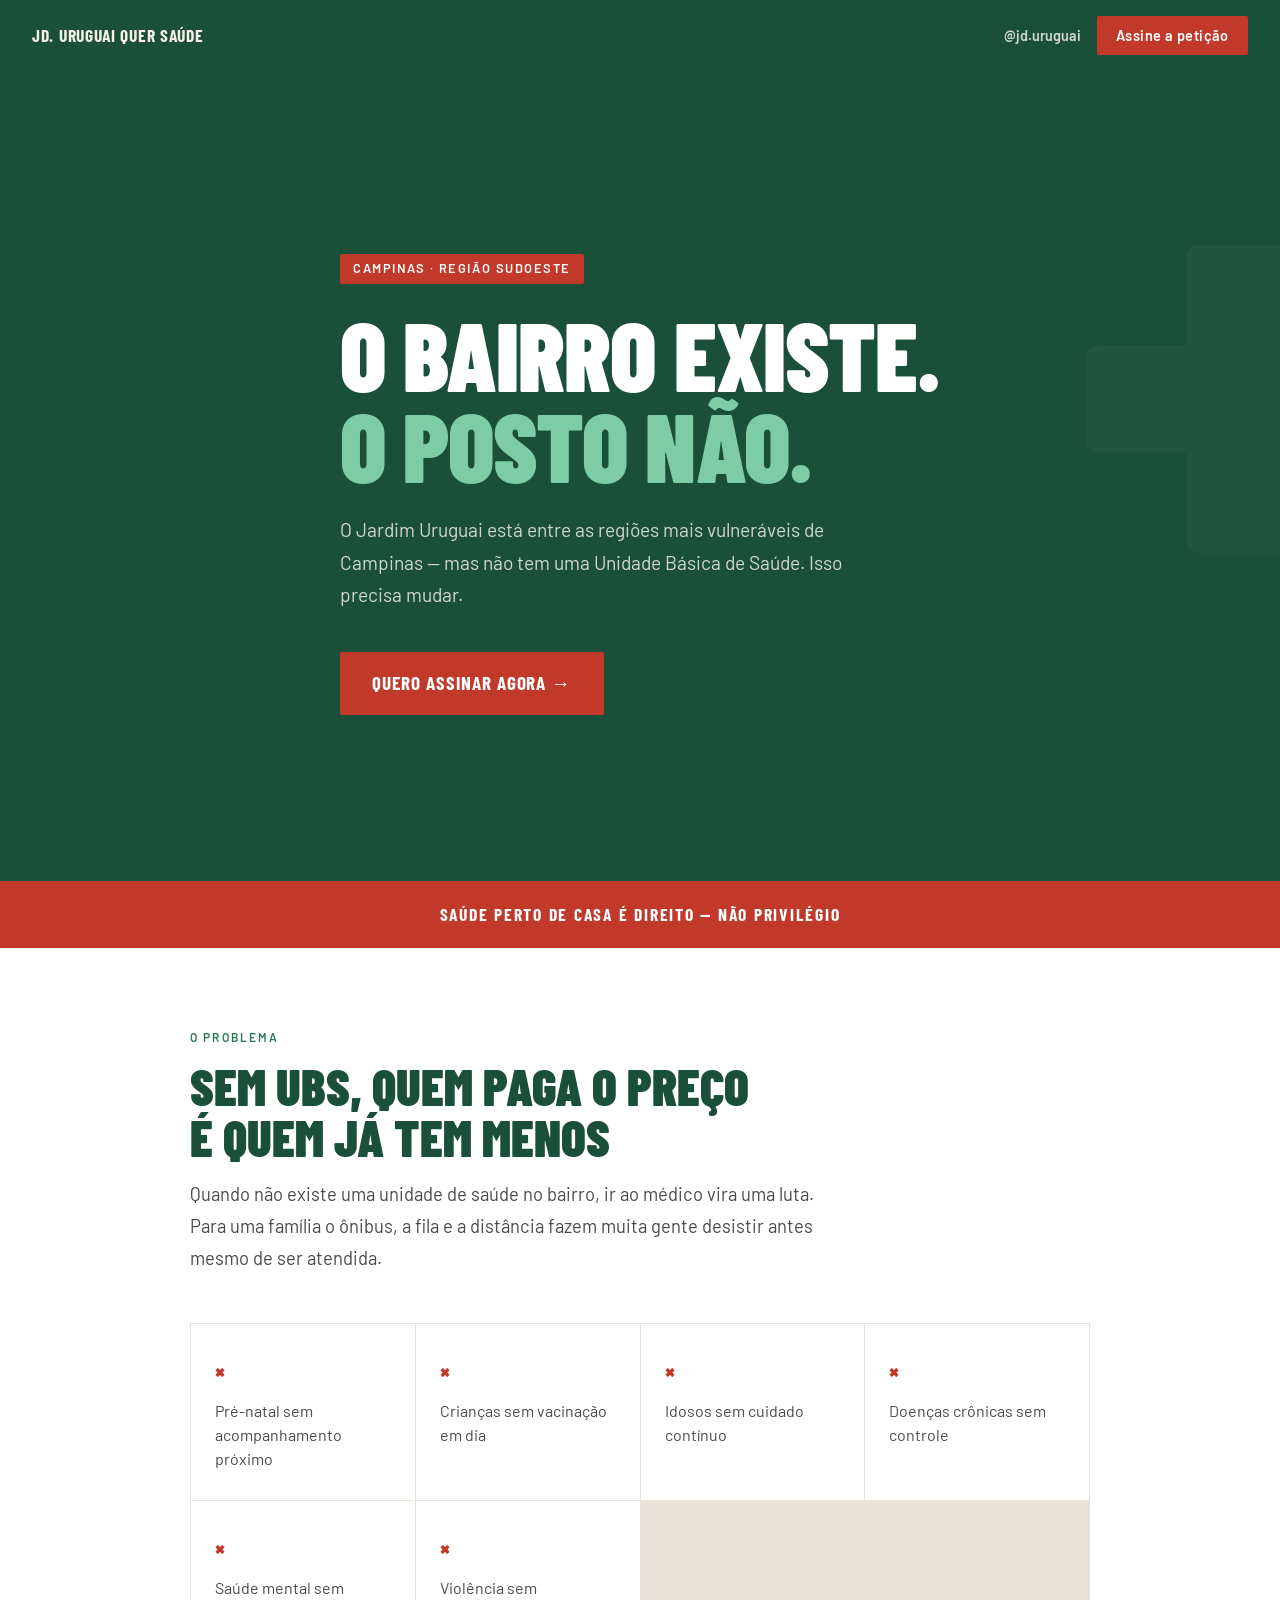
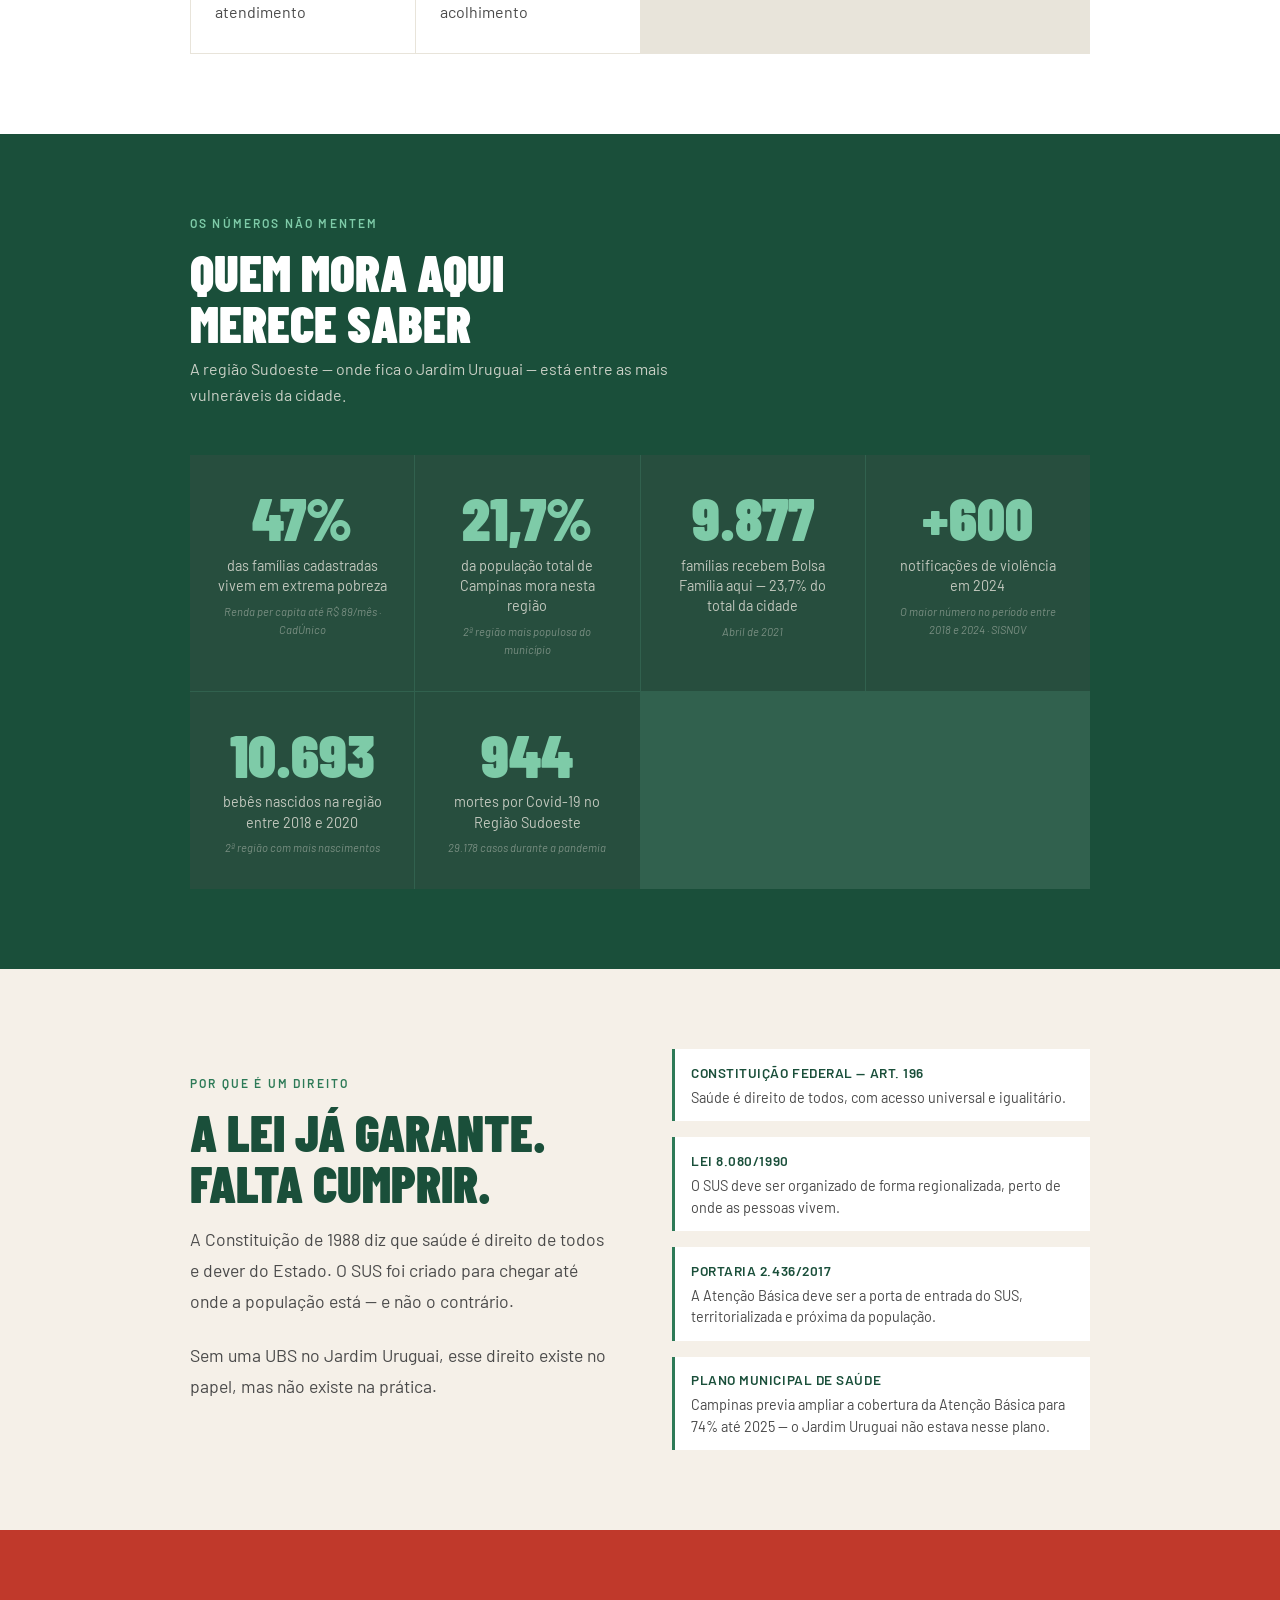
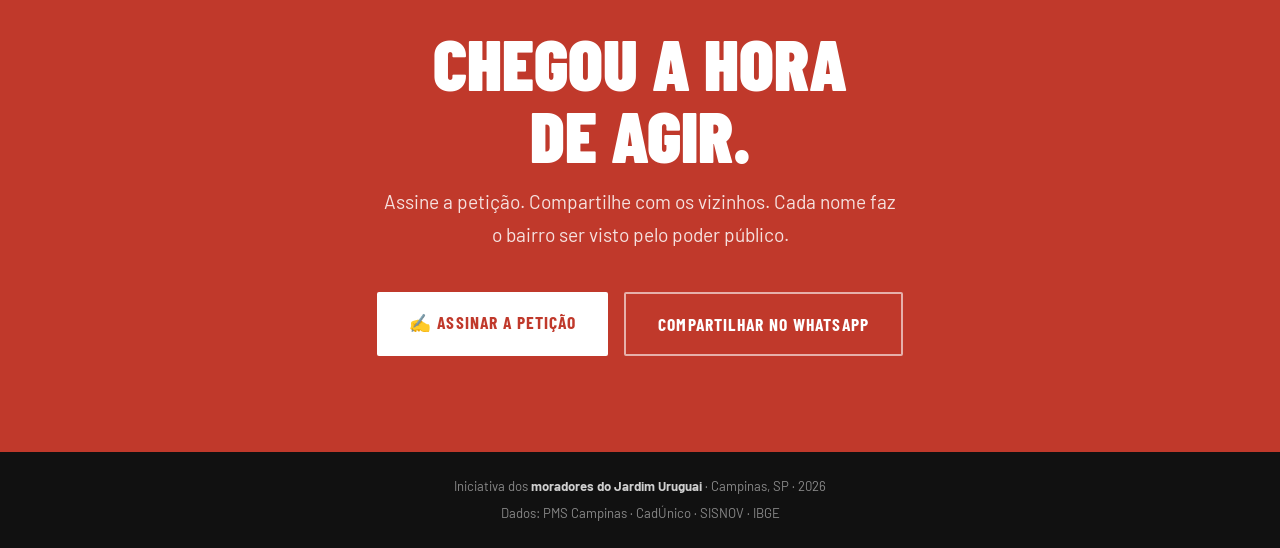
<file: index.html>
<!DOCTYPE html>
<html lang="pt-BR">
<head>
<meta charset="UTF-8">
<meta name="viewport" content="width=device-width, initial-scale=1.0">
<title>Jardim Uruguai quer Saúde</title>
<link rel="preconnect" href="https://fonts.googleapis.com">
<link href="https://fonts.googleapis.com/css2?family=Barlow+Condensed:wght@700;900&family=Barlow:wght@400;500;600&display=swap" rel="stylesheet">
<style>
  *, *::before, *::after { box-sizing: border-box; margin: 0; padding: 0; }

  :root {
    --verde: #1a4f3a;
    --verde-claro: #2d7a57;
    --vermelho: #c0392b;
    --creme: #f5f0e8;
    --branco: #ffffff;
    --cinza: #4a4a4a;
    --cinza-claro: #e8e4da;
  }

  html { scroll-behavior: smooth; }

  body {
    font-family: 'Barlow', sans-serif;
    background: var(--creme);
    color: var(--cinza);
    line-height: 1.6;
  }

  /* NAV */
  nav {
    background: var(--verde);
    padding: 1rem 2rem;
    display: flex;
    justify-content: space-between;
    align-items: center;
    position: sticky;
    top: 0;
    z-index: 100;
  }
  nav .logo {
    font-family: 'Barlow Condensed', sans-serif;
    font-weight: 700;
    font-size: 1.1rem;
    color: var(--creme);
    letter-spacing: 0.04em;
    text-transform: uppercase;
  }
  nav a.btn-nav {
    background: var(--vermelho);
    color: #fff;
    padding: 0.5rem 1.2rem;
    border-radius: 2px;
    text-decoration: none;
    font-weight: 600;
    font-size: 0.9rem;
    letter-spacing: 0.03em;
    transition: background 0.2s;
  }
  nav a.btn-nav:hover { background: #a93226; }

  /* HERO */
  .hero {
    background: var(--verde);
    color: var(--creme);
    min-height: 90vh;
    display: flex;
    align-items: center;
    padding: 5rem 2rem 4rem;
    position: relative;
    overflow: hidden;
  }
  .hero::before {
    content: '+';
    font-family: 'Barlow Condensed', sans-serif;
    font-size: 60vw;
    font-weight: 900;
    color: rgba(255,255,255,0.03);
    position: absolute;
    right: -10vw;
    top: -10vw;
    line-height: 1;
    pointer-events: none;
  }
  .hero-inner {
    max-width: 760px;
    margin: 0 auto;
    position: relative;
    z-index: 1;
  }
  .hero-tag {
    display: inline-block;
    background: var(--vermelho);
    color: #fff;
    font-size: 0.8rem;
    font-weight: 600;
    letter-spacing: 0.12em;
    text-transform: uppercase;
    padding: 0.3rem 0.8rem;
    margin-bottom: 1.5rem;
    border-radius: 2px;
  }
  .hero h1 {
    font-family: 'Barlow Condensed', sans-serif;
    font-size: clamp(3rem, 8vw, 6rem);
    font-weight: 900;
    line-height: 0.95;
    text-transform: uppercase;
    letter-spacing: -0.01em;
    margin-bottom: 1.5rem;
    color: #fff;
  }
  .hero h1 em {
    color: #7ecba8;
    font-style: normal;
    display: block;
  }
  .hero p {
    font-size: 1.2rem;
    max-width: 540px;
    color: rgba(245,240,232,0.85);
    margin-bottom: 2.5rem;
    line-height: 1.7;
  }
  .hero .btn-hero {
    display: inline-block;
    background: var(--vermelho);
    color: #fff;
    padding: 1rem 2rem;
    font-family: 'Barlow Condensed', sans-serif;
    font-weight: 700;
    font-size: 1.2rem;
    letter-spacing: 0.05em;
    text-transform: uppercase;
    text-decoration: none;
    border-radius: 2px;
    transition: background 0.2s, transform 0.15s;
  }
  .hero .btn-hero:hover { background: #a93226; transform: translateY(-2px); }

  /* DIVIDER */
  .divider {
    background: var(--vermelho);
    color: #fff;
    text-align: center;
    padding: 1.2rem 2rem;
    font-family: 'Barlow Condensed', sans-serif;
    font-size: 1.1rem;
    font-weight: 700;
    letter-spacing: 0.1em;
    text-transform: uppercase;
  }

  /* SECTION */
  section { padding: 5rem 2rem; }
  .container { max-width: 900px; margin: 0 auto; }

  .section-label {
    font-size: 0.75rem;
    font-weight: 600;
    letter-spacing: 0.18em;
    text-transform: uppercase;
    color: var(--verde-claro);
    margin-bottom: 0.8rem;
    display: block;
  }
  .section-title {
    font-family: 'Barlow Condensed', sans-serif;
    font-size: clamp(2rem, 5vw, 3.2rem);
    font-weight: 900;
    text-transform: uppercase;
    line-height: 1;
    color: var(--verde);
    margin-bottom: 1rem;
  }

  /* PROBLEMA */
  .problema { background: var(--branco); }
  .problema p {
    font-size: 1.15rem;
    color: var(--cinza);
    max-width: 640px;
    margin-bottom: 3rem;
    line-height: 1.75;
  }
  .lista-dores {
    display: grid;
    grid-template-columns: repeat(auto-fit, minmax(220px, 1fr));
    gap: 1px;
    background: var(--cinza-claro);
    border: 1px solid var(--cinza-claro);
  }
  .dor-item {
    background: var(--branco);
    padding: 1.8rem 1.5rem;
    position: relative;
  }
  .dor-item::before {
    content: '×';
    font-family: 'Barlow Condensed', sans-serif;
    font-size: 1.5rem;
    font-weight: 900;
    color: var(--vermelho);
    display: block;
    margin-bottom: 0.5rem;
  }
  .dor-item p {
    font-size: 1rem;
    margin: 0;
    color: var(--cinza);
    line-height: 1.5;
  }

  /* NUMEROS */
  .numeros { background: var(--verde); color: var(--creme); }
  .numeros .section-label { color: #7ecba8; }
  .numeros .section-title { color: #fff; margin-bottom: 0.5rem; }
  .numeros > .container > p {
    color: rgba(245,240,232,0.8);
    font-size: 1rem;
    margin-bottom: 3rem;
    max-width: 500px;
  }
  .stats-grid {
    display: grid;
    grid-template-columns: repeat(auto-fit, minmax(200px, 1fr));
    gap: 1px;
    background: rgba(255,255,255,0.1);
  }
  .stat-card {
    background: rgba(0,0,0,0.2);
    padding: 2rem 1.5rem;
    text-align: center;
  }
  .stat-number {
    font-family: 'Barlow Condensed', sans-serif;
    font-size: clamp(2.5rem, 5vw, 3.8rem);
    font-weight: 900;
    color: #7ecba8;
    line-height: 1;
    display: block;
    margin-bottom: 0.5rem;
  }
  .stat-desc {
    font-size: 0.9rem;
    color: rgba(245,240,232,0.75);
    line-height: 1.4;
  }
  .stat-fonte {
    font-size: 0.7rem;
    color: rgba(245,240,232,0.4);
    margin-top: 0.4rem;
    font-style: italic;
  }

  /* DIREITO */
  .direito { background: var(--creme); }
  .direito-inner {
    display: grid;
    grid-template-columns: 1fr 1fr;
    gap: 4rem;
    align-items: center;
  }
  @media (max-width: 640px) {
    .direito-inner { grid-template-columns: 1fr; gap: 2rem; }
  }
  .direito p {
    font-size: 1.1rem;
    line-height: 1.75;
    color: var(--cinza);
    margin-bottom: 1.5rem;
  }
  .leis {
    display: flex;
    flex-direction: column;
    gap: 1rem;
  }
  .lei {
    border-left: 3px solid var(--verde-claro);
    padding: 0.8rem 1rem;
    background: var(--branco);
  }
  .lei strong {
    font-size: 0.85rem;
    font-weight: 600;
    color: var(--verde);
    display: block;
    margin-bottom: 0.2rem;
    text-transform: uppercase;
    letter-spacing: 0.04em;
  }
  .lei p {
    font-size: 0.9rem;
    color: var(--cinza);
    margin: 0;
    line-height: 1.5;
  }

  /* CTA */
  .cta {
    background: var(--vermelho);
    color: #fff;
    text-align: center;
    padding: 6rem 2rem;
  }
  .cta .section-title {
    color: #fff;
    font-size: clamp(2.5rem, 6vw, 4.5rem);
    margin-bottom: 1rem;
  }
  .cta > .container > p {
    font-size: 1.2rem;
    color: rgba(255,255,255,0.85);
    max-width: 520px;
    margin: 0 auto 2.5rem;
    line-height: 1.7;
  }
  .cta-buttons {
    display: flex;
    flex-wrap: wrap;
    gap: 1rem;
    justify-content: center;
  }
  .btn-cta {
    display: inline-block;
    padding: 1rem 2rem;
    font-family: 'Barlow Condensed', sans-serif;
    font-weight: 700;
    font-size: 1.1rem;
    letter-spacing: 0.06em;
    text-transform: uppercase;
    text-decoration: none;
    border-radius: 2px;
    transition: transform 0.15s, opacity 0.2s;
  }
  .btn-cta:hover { transform: translateY(-2px); opacity: 0.92; }
  .btn-cta.primario {
    background: #fff;
    color: var(--vermelho);
  }
  .btn-cta.secundario {
    background: transparent;
    color: #fff;
    border: 2px solid rgba(255,255,255,0.6);
  }

  /* FOOTER */
  footer {
    background: #111;
    color: rgba(255,255,255,0.5);
    text-align: center;
    padding: 1.5rem 2rem;
    font-size: 0.82rem;
  }
  footer strong { color: rgba(255,255,255,0.8); }

  /* ANIMAÇÕES */
  @keyframes fadeUp {
    from { opacity: 0; transform: translateY(24px); }
    to { opacity: 1; transform: translateY(0); }
  }
  .hero-inner > * {
    animation: fadeUp 0.7s ease both;
  }
  .hero-tag { animation-delay: 0.05s; }
  .hero h1 { animation-delay: 0.15s; }
  .hero p { animation-delay: 0.25s; }
  .hero .btn-hero { animation-delay: 0.35s; }
</style>
</head>
<body>

<nav>
  <span class="logo">Jd. Uruguai quer Saúde</span>
  <div style="display:flex; align-items:center; gap:1rem;">
    <a href="https://www.instagram.com/jd.uruguai/" target="_blank" style="color:var(--creme); font-size:0.9rem; font-weight:600; text-decoration:none; opacity:0.85; transition:opacity 0.2s;" onmouseover="this.style.opacity=1" onmouseout="this.style.opacity=0.85">
      @jd.uruguai
    </a>
    <a class="btn-nav" href="https://www.change.org/lutepelojd_uruguai" target="_blank">Assine a petição</a>
  </div>
</nav>

<section class="hero">
  <div class="hero-inner">
    <span class="hero-tag">Campinas · Região Sudoeste</span>
    <h1>
      O bairro existe.
      <em>O posto não.</em>
    </h1>
    <p>
      O Jardim Uruguai está entre as regiões mais vulneráveis de Campinas —
      mas não tem uma Unidade Básica de Saúde. Isso precisa mudar.
    </p>
    <a class="btn-hero" href="https://www.change.org/lutepelojd_uruguai" target="_blank">
      Quero assinar agora →
    </a>
  </div>
</section>

<div class="divider">
  Saúde perto de casa é direito — não privilégio
</div>

<section class="problema">
  <div class="container">
    <span class="section-label">O problema</span>
    <h2 class="section-title">Sem UBS, quem paga o preço<br>é quem já tem menos</h2>
    <p>
      Quando não existe uma unidade de saúde no bairro, ir ao médico
      vira uma luta. Para uma família o ônibus,
      a fila e a distância fazem muita gente desistir antes mesmo de ser atendida.
    </p>
    <div class="lista-dores">
      <div class="dor-item"><p>Pré-natal sem acompanhamento próximo</p></div>
      <div class="dor-item"><p>Crianças sem vacinação em dia</p></div>
      <div class="dor-item"><p>Idosos sem cuidado contínuo</p></div>
      <div class="dor-item"><p>Doenças crônicas sem controle</p></div>
      <div class="dor-item"><p>Saúde mental sem atendimento</p></div>
      <div class="dor-item"><p>Violência sem acolhimento</p></div>
    </div>
  </div>
</section>

<section class="numeros">
  <div class="container">
    <span class="section-label">Os números não mentem</span>
    <h2 class="section-title">Quem mora aqui<br>merece saber</h2>
    <p>A região Sudoeste — onde fica o Jardim Uruguai — está entre as mais vulneráveis da cidade.</p>
    <div class="stats-grid">
      <div class="stat-card">
        <span class="stat-number">47%</span>
        <p class="stat-desc">das famílias cadastradas vivem em extrema pobreza</p>
        <p class="stat-fonte">Renda per capita até R$ 89/mês · CadÚnico</p>
      </div>
      <div class="stat-card">
        <span class="stat-number">21,7%</span>
        <p class="stat-desc">da população total de Campinas mora nesta região</p>
        <p class="stat-fonte">2ª região mais populosa do município</p>
      </div>
      <div class="stat-card">
        <span class="stat-number">9.877</span>
        <p class="stat-desc">famílias recebem Bolsa Família aqui — 23,7% do total da cidade</p>
        <p class="stat-fonte">Abril de 2021</p>
      </div>
      <div class="stat-card">
        <span class="stat-number">+600</span>
        <p class="stat-desc">notificações de violência em 2024</p>
        <p class="stat-fonte">O maior número no período entre 2018 e 2024 · SISNOV</p>
      </div>
      <div class="stat-card">
        <span class="stat-number">10.693</span>
        <p class="stat-desc">bebês nascidos na região entre 2018 e 2020</p>
        <p class="stat-fonte">2ª região com mais nascimentos</p>
      </div>
      <div class="stat-card">
        <span class="stat-number">944</span>
        <p class="stat-desc">mortes por Covid-19 no Região Sudoeste</p>
        <p class="stat-fonte">29.178 casos durante a pandemia</p>
      </div>
    </div>
  </div>
</section>

<section class="direito">
  <div class="container">
    <div class="direito-inner">
      <div>
        <span class="section-label">Por que é um direito</span>
        <h2 class="section-title">A lei já garante.<br>Falta cumprir.</h2>
        <p>
          A Constituição de 1988 diz que saúde é direito de todos e dever do Estado.
          O SUS foi criado para chegar até onde a população está — e não o contrário.
        </p>
        <p>
          Sem uma UBS no Jardim Uruguai, esse direito existe no papel,
          mas não existe na prática.
        </p>
      </div>
      <div class="leis">
        <div class="lei">
          <strong>Constituição Federal — Art. 196</strong>
          <p>Saúde é direito de todos, com acesso universal e igualitário.</p>
        </div>
        <div class="lei">
          <strong>Lei 8.080/1990</strong>
          <p>O SUS deve ser organizado de forma regionalizada, perto de onde as pessoas vivem.</p>
        </div>
        <div class="lei">
          <strong>Portaria 2.436/2017</strong>
          <p>A Atenção Básica deve ser a porta de entrada do SUS, territorializada e próxima da população.</p>
        </div>
        <div class="lei">
          <strong>Plano Municipal de Saúde</strong>
          <p>Campinas previa ampliar a cobertura da Atenção Básica para 74% até 2025 — o Jardim Uruguai não estava nesse plano.</p>
        </div>
      </div>
    </div>
  </div>
</section>

<section class="cta">
  <div class="container">
    <h2 class="section-title">Chegou a hora<br>de agir.</h2>
    <p>
      Assine a petição. Compartilhe com os vizinhos. 
      Cada nome faz o bairro ser visto pelo poder público.
    </p>
    <div class="cta-buttons">
      <a class="btn-cta primario" href="https://www.change.org/lutepelojd_uruguai" target="_blank">
        ✍ Assinar a petição
      </a>
   <a class="btn-cta secundario" href="https://wa.me/?text=O%20Jardim%20Uruguai%20não%20tem%20UBS.%20Assine%20a%20petição%20e%20ajude%20a%20mudar%20isso!%20%E2%9C%8D%20https%3A%2F%2Fwww.change.org%2Flutepelojd_uruguai" target="_blank">
  Compartilhar no WhatsApp
      </a>
    </div>
  </div>
</section>

<footer>
  <p>Iniciativa dos <strong>moradores do Jardim Uruguai</strong> · Campinas, SP · 2026</p>
  <p style="margin-top: 0.4rem;">Dados: PMS Campinas · CadÚnico · SISNOV · IBGE</p>
</footer>

</body>
</html>
</file>
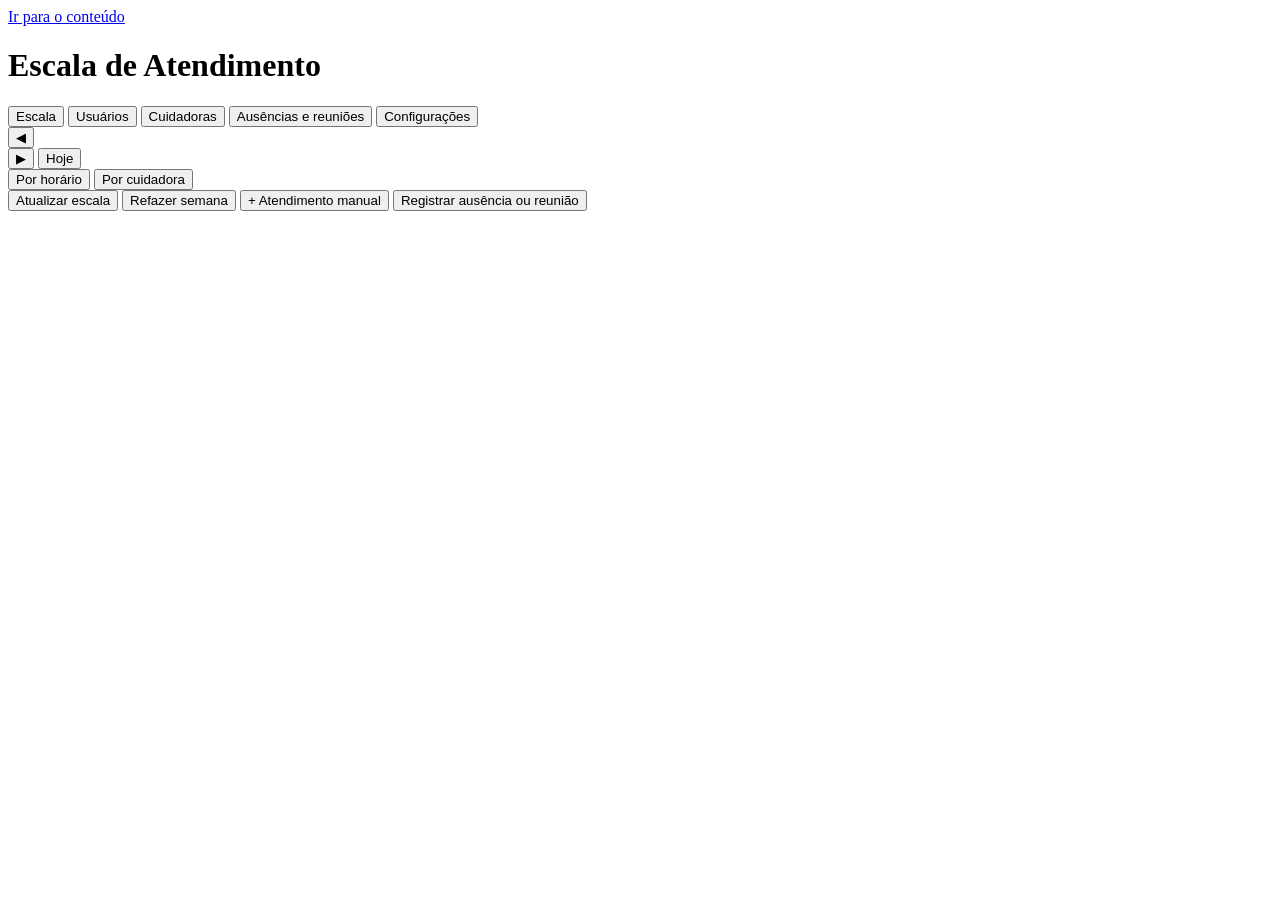
<file: escala-atendimento/Index.html>
<!DOCTYPE html>
<html lang="pt-BR">
<head>
  <base target="_top">
  <meta charset="utf-8">
  <meta name="viewport" content="width=device-width, initial-scale=1">
  <title>Escala de Atendimento</title>
  <?!= include('Estilos'); ?>
</head>
<body>
  <a class="pular" href="#principal">Ir para o conteúdo</a>

  <header class="topo">
    <h1>Escala de Atendimento</h1>
    <div class="abas" role="tablist" aria-label="Seções do sistema">
      <button type="button" role="tab" id="aba-escala" data-aba="escala" aria-selected="true" aria-controls="painel-escala">Escala</button>
      <button type="button" role="tab" id="aba-usuarios" data-aba="usuarios" aria-selected="false" aria-controls="painel-usuarios" tabindex="-1">Usuários</button>
      <button type="button" role="tab" id="aba-cuidadoras" data-aba="cuidadoras" aria-selected="false" aria-controls="painel-cuidadoras" tabindex="-1">Cuidadoras</button>
      <button type="button" role="tab" id="aba-ausencias" data-aba="ausencias" aria-selected="false" aria-controls="painel-ausencias" tabindex="-1">Ausências e reuniões</button>
      <button type="button" role="tab" id="aba-config" data-aba="config" aria-selected="false" aria-controls="painel-config" tabindex="-1">Configurações</button>
    </div>
  </header>

  <main id="principal">
    <section id="painel-escala" role="tabpanel" aria-labelledby="aba-escala">
      <div class="barra">
        <button type="button" class="btn sec" id="semAnt" aria-label="Semana anterior">◀</button>
        <div class="titulo-semana" id="tituloSemana" aria-live="polite"></div>
        <button type="button" class="btn sec" id="semProx" aria-label="Próxima semana">▶</button>
        <button type="button" class="btn sec" id="semHoje">Hoje</button>
        <span class="espaco"></span>
        <div class="seg" role="group" aria-label="Forma de ver a escala">
          <button type="button" id="visGrade" aria-pressed="true">Por horário</button>
          <button type="button" id="visCuid" aria-pressed="false">Por cuidadora</button>
        </div>
      </div>
      <div class="barra">
        <button type="button" class="btn" id="btnAtualizar">Atualizar escala</button>
        <button type="button" class="btn sec" id="btnRefazer">Refazer semana</button>
        <button type="button" class="btn sec" id="btnNovoAtend">+ Atendimento manual</button>
        <button type="button" class="btn sec" id="btnAusenciaRapida">Registrar ausência ou reunião</button>
      </div>
      <div id="avisosEscala"></div>
      <div class="legenda" id="legenda"></div>
      <div class="rolagem" id="conteudoEscala"></div>
    </section>

    <section id="painel-usuarios" role="tabpanel" aria-labelledby="aba-usuarios" hidden>
      <div class="barra">
        <button type="button" class="btn" id="btnNovoUsuario">+ Novo usuário</button>
        <label class="marca"><input type="checkbox" id="verInativosU"> Mostrar inativos</label>
        <span class="espaco"></span>
        <span class="contador" id="contadorUsuarios"></span>
      </div>
      <div class="rolagem" id="listaUsuarios"></div>
    </section>

    <section id="painel-cuidadoras" role="tabpanel" aria-labelledby="aba-cuidadoras" hidden>
      <div class="barra">
        <button type="button" class="btn" id="btnNovaCuidadora">+ Nova cuidadora</button>
        <label class="marca"><input type="checkbox" id="verInativosC"> Mostrar inativas</label>
      </div>
      <div class="rolagem" id="listaCuidadoras"></div>
    </section>

    <section id="painel-ausencias" role="tabpanel" aria-labelledby="aba-ausencias" hidden>
      <div class="barra">
        <button type="button" class="btn" id="btnNovoBloqueio">+ Registrar ausência ou reunião</button>
      </div>
      <p class="ajuda">Ausência de uma cuidadora: o sistema passa os atendimentos dela para outra automaticamente. Reunião da equipe toda: o horário fica ocupado e os atendimentos são reagendados.</p>
      <div class="rolagem" id="listaBloqueios"></div>
    </section>

    <section id="painel-config" role="tabpanel" aria-labelledby="aba-config" hidden>
      <form id="formConfig" novalidate>
        <div class="config-grade">
          <div class="cartao">
            <h2>Capacidade</h2>
            <div class="campo"><label for="cfMaxUsuarios">Máximo de usuários ativos</label><input type="number" id="cfMaxUsuarios" min="1" max="200"></div>
            <div class="campo"><label for="cfDupla">Cuidadoras por atendimento (dupla = 2)</label><input type="number" id="cfDupla" min="1" max="4"></div>
            <div class="campo"><label for="cfTurno">Cuidadoras trabalhando por turno</label><input type="number" id="cfTurno" min="1" max="60"><span class="ajuda">Com 8 cuidadoras e dupla de 2, são até 4 famílias por turno.</span></div>
            <div class="campo"><label for="cfDia">Máximo de famílias por dia</label><input type="number" id="cfDia" min="1" max="60"></div>
            <fieldset><legend>Dias de atendimento</legend><div id="cfDias"></div></fieldset>
          </div>
          <div class="cartao">
            <h2>Cores de gravidade</h2>
            <p class="ajuda">Da mais leve (primeira) para a mais grave (última). Você define o que cada cor significa e, no cadastro das cuidadoras, quais cores cada uma atende.</p>
            <div id="cfCores"></div>
            <button type="button" class="btn sec mini" id="btnAddCor">+ Adicionar cor</button>
          </div>
          <div class="cartao">
            <h2>Dispositivos de acessibilidade</h2>
            <div class="campo"><label for="cfDisp">Um por linha</label><textarea id="cfDisp" rows="8"></textarea></div>
          </div>
        </div>
        <div class="barra" style="margin-top:.8rem"><button type="submit" class="btn">Salvar configurações</button></div>
      </form>
    </section>
  </main>

  <div id="msg" role="status" aria-live="polite"></div>

  <!-- Atendimento -->
  <dialog id="dlgAtend" aria-labelledby="atTitulo">
    <form id="formAtend" novalidate>
      <h2 id="atTitulo">Atendimento</h2>
      <div class="campo"><label for="atUsuario">Usuário (família)</label><select id="atUsuario"></select></div>
      <div class="linha">
        <div class="campo"><label for="atData">Data</label><input type="date" id="atData"></div>
        <div class="campo"><label for="atPeriodo">Período</label><select id="atPeriodo"></select></div>
      </div>
      <fieldset><legend>Cuidadoras</legend><div id="atCuidadoras"></div></fieldset>
      <div id="atAlertas" class="aviso" hidden></div>
      <div class="erro-form" id="atErro" role="alert"></div>
      <div class="rodape-dialogo">
        <button type="button" class="btn perigo" id="atRetirar">Retirar da escala</button>
        <button type="button" class="btn sec" data-fechar>Fechar</button>
        <button type="submit" class="btn">Salvar</button>
      </div>
    </form>
  </dialog>

  <!-- Usuário -->
  <dialog id="dlgUsuario" aria-labelledby="uTitulo">
    <form id="formUsuario" novalidate>
      <h2 id="uTitulo">Usuário</h2>
      <div class="campo"><label for="uNome">Nome ou família</label><input type="text" id="uNome" maxlength="80"></div>
      <div class="campo"><label for="uEndereco">Endereço (opcional)</label><input type="text" id="uEndereco" maxlength="120"></div>
      <fieldset><legend>Grau de gravidade (cor)</legend><div class="cores-radio" id="uCores"></div></fieldset>
      <fieldset><legend>O que o usuário precisa</legend>
        <label class="marca"><input type="checkbox" id="uBanho"> Ajuda no banho</label>
        <label class="marca"><input type="checkbox" id="uComer"> Ajuda para comer</label>
        <label class="marca"><input type="checkbox" id="uLevantar"> Ajuda para levantar (mobilidade)</label>
        <div class="campo"><label for="uDisp">Dispositivo de acessibilidade</label><select id="uDisp"></select></div>
      </fieldset>
      <div class="linha">
        <div class="campo"><label for="uFreq">Frequência</label><select id="uFreq"></select></div>
        <div class="campo"><label for="uPeriodo">Período preferido</label>
          <select id="uPeriodo"><option value="manha">Manhã</option><option value="tarde">Tarde</option><option value="qualquer">Tanto faz</option></select></div>
      </div>
      <div class="campo"><label for="uObs">Observações (opcional)</label><textarea id="uObs" maxlength="300"></textarea></div>
      <label class="marca" id="uAtivoLinha"><input type="checkbox" id="uAtivo"> Ativo (aparece na escala)</label>
      <div class="erro-form" id="uErro" role="alert"></div>
      <div class="rodape-dialogo"><button type="button" class="btn sec" data-fechar>Fechar</button><button type="submit" class="btn">Salvar</button></div>
    </form>
  </dialog>

  <!-- Cuidadora -->
  <dialog id="dlgCuidadora" aria-labelledby="cTitulo">
    <form id="formCuidadora" novalidate>
      <h2 id="cTitulo">Cuidadora</h2>
      <div class="campo"><label for="cNome">Nome</label><input type="text" id="cNome" maxlength="60"></div>
      <fieldset><legend>Restrições</legend>
        <label class="marca"><input type="checkbox" id="cPeso"> Não pode pegar peso (não é escalada para quem precisa de ajuda para levantar)</label>
        <label class="marca"><input type="checkbox" id="cBanho"> Não faz banho (não é escalada para quem precisa de ajuda no banho)</label>
      </fieldset>
      <fieldset><legend>Cores de gravidade que atende</legend><div class="cores-radio" id="cCores"></div></fieldset>
      <div class="campo"><label for="cObs">Observações (opcional)</label><textarea id="cObs" maxlength="300"></textarea></div>
      <label class="marca" id="cAtivoLinha"><input type="checkbox" id="cAtivo"> Ativa (entra na escala)</label>
      <div class="erro-form" id="cErro" role="alert"></div>
      <div class="rodape-dialogo"><button type="button" class="btn sec" data-fechar>Fechar</button><button type="submit" class="btn">Salvar</button></div>
    </form>
  </dialog>

  <!-- Ausência / reunião -->
  <dialog id="dlgBloqueio" aria-labelledby="bTitulo">
    <form id="formBloqueio" novalidate>
      <h2 id="bTitulo">Ausência ou reunião</h2>
      <div class="campo"><label for="bQuem">Quem</label><select id="bQuem"></select></div>
      <div class="linha">
        <div class="campo"><label for="bIni">Data inicial</label><input type="date" id="bIni"></div>
        <div class="campo"><label for="bFim">Data final</label><input type="date" id="bFim"></div>
      </div>
      <div class="linha">
        <div class="campo"><label for="bPeriodo">Período</label>
          <select id="bPeriodo"><option value="ambos">Dia todo (manhã e tarde)</option><option value="manha">Só manhã</option><option value="tarde">Só tarde</option></select></div>
        <div class="campo"><label for="bMotivo">Motivo</label><input type="text" id="bMotivo" maxlength="80" list="motivos" placeholder="Reunião, atestado, falta..."></div>
      </div>
      <datalist id="motivos"><option value="Reunião"><option value="Atestado"><option value="Falta"><option value="Folga"><option value="Compromisso"></datalist>
      <div class="erro-form" id="bErro" role="alert"></div>
      <div class="rodape-dialogo"><button type="button" class="btn sec" data-fechar>Fechar</button><button type="submit" class="btn">Registrar</button></div>
    </form>
  </dialog>

  <!-- Confirmação (window.confirm é bloqueado dentro do Google Planilhas) -->
  <dialog id="dlgConfirma" aria-labelledby="cfTitulo">
    <form method="dialog" id="formConfirma">
      <h2 id="cfTitulo">Confirmar</h2>
      <div id="cfTexto"></div>
      <div class="rodape-dialogo">
        <button type="button" class="btn sec" id="cfNao">Cancelar</button>
        <button type="button" class="btn" id="cfSim">Confirmar</button>
      </div>
    </form>
  </dialog>

  <?!= include('Script'); ?>
</body>
</html>
</file>
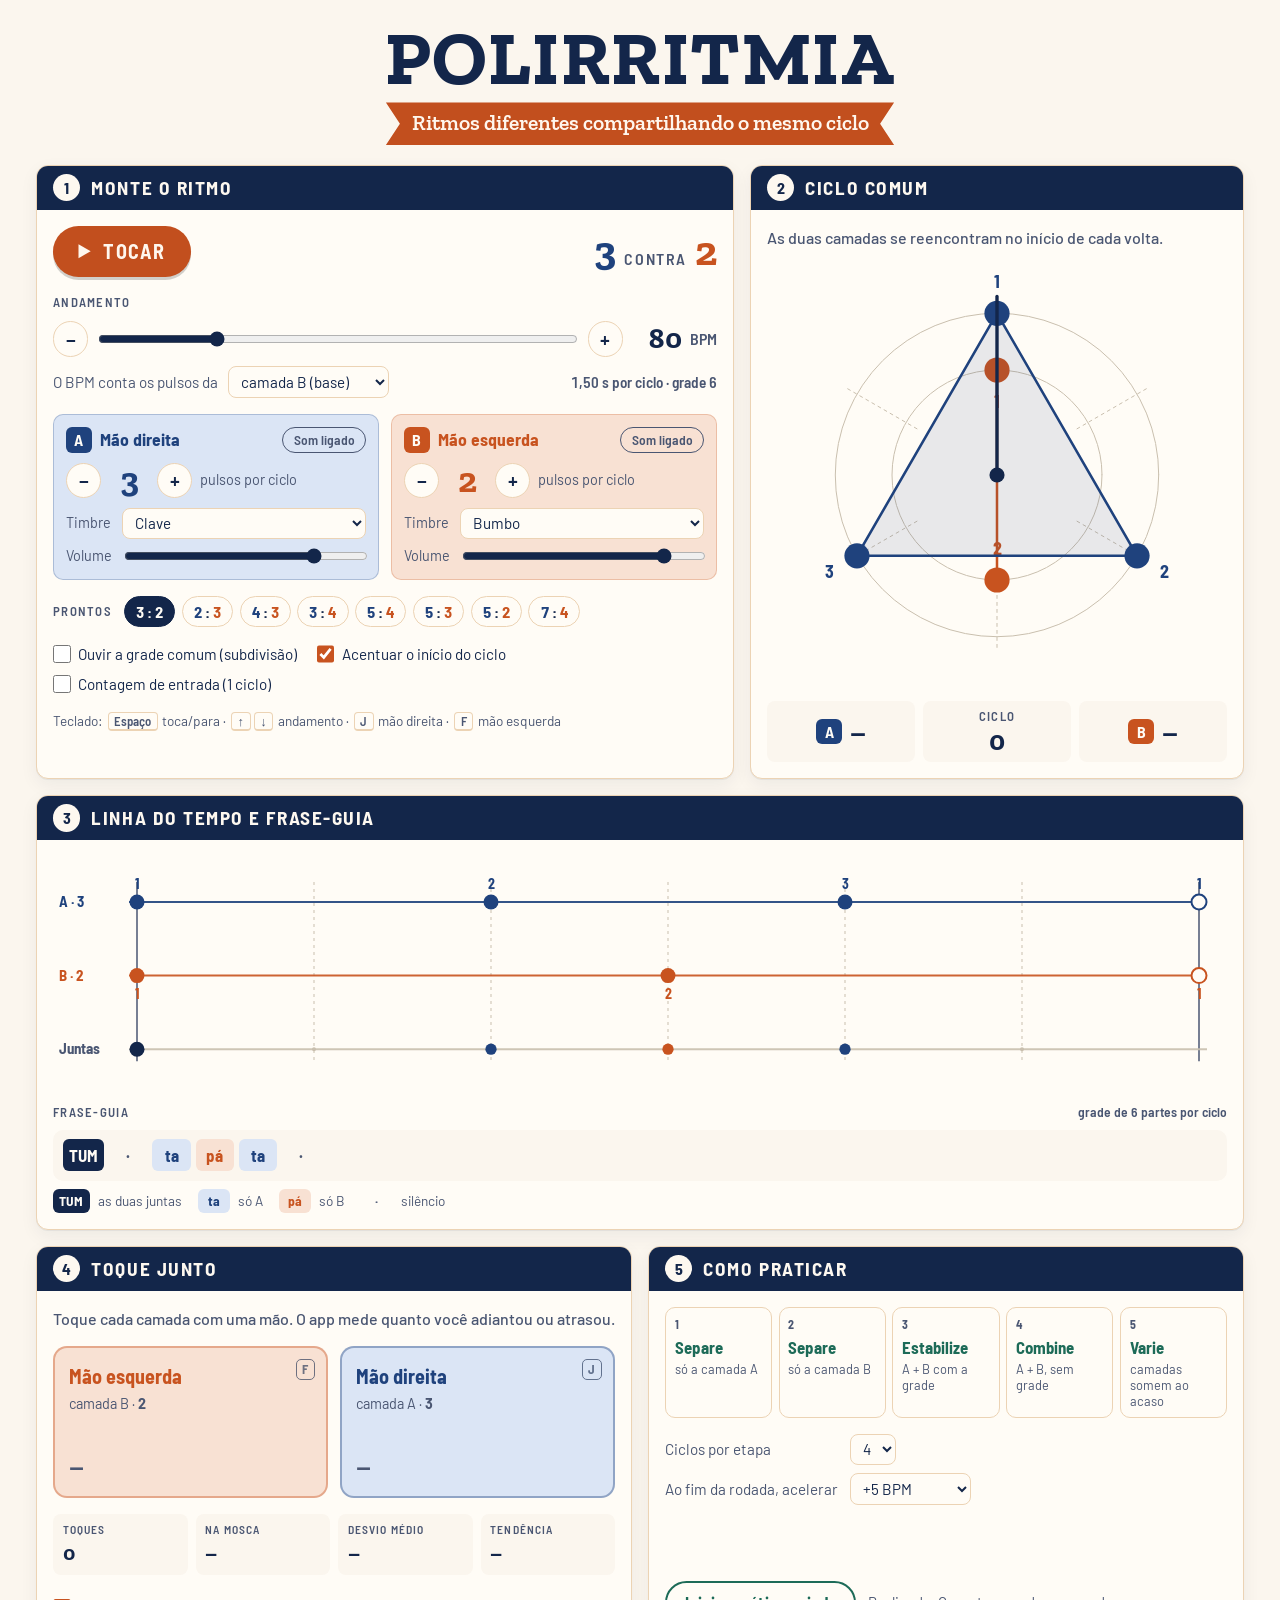
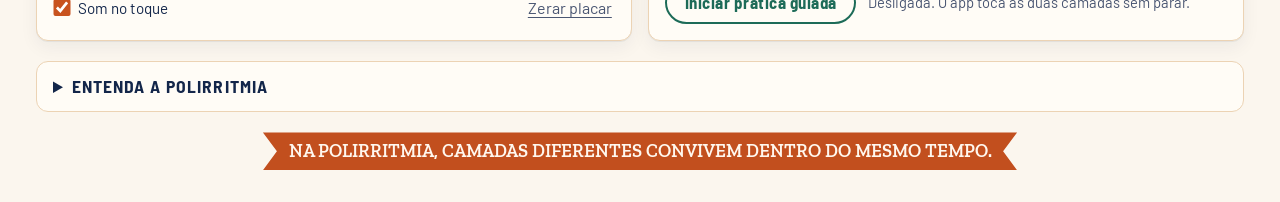
<file: polirritmia/index.html>
<!DOCTYPE html>
<html lang="pt-BR">
<head>
<meta charset="UTF-8">
<meta name="viewport" content="width=device-width, initial-scale=1.0, viewport-fit=cover">
<title>Polirritmia</title>
<meta name="claude:viewport-fit-sides" content="cover">
<link rel="preconnect" href="https://fonts.googleapis.com">
<link rel="preconnect" href="https://fonts.gstatic.com" crossorigin>
<link rel="stylesheet" href="https://fonts.googleapis.com/css2?family=Zilla+Slab:wght@600;700&family=Barlow+Semi+Condensed:wght@500;600;700&family=Barlow:wght@400;500;600&display=swap">
<link rel="stylesheet" href="style.css">
</head>
<body>
<div class="page">

  <header class="topo">
    <h1>Polirritmia</h1>
    <p class="faixa">Ritmos diferentes compartilhando o mesmo ciclo</p>
  </header>

  <main class="grade">

    <!-- CONTROLES -->
    <section class="cartao cartao-controle" aria-labelledby="t-controle">
      <h2 class="cabeca" id="t-controle"><span class="num">1</span>Monte o ritmo</h2>
      <div class="corpo">

        <div class="transporte">
          <button id="btnPlay" class="btn-play" type="button" aria-pressed="false">
            <svg class="ico-play" viewBox="0 0 24 24" aria-hidden="true"><path d="M7 4.5v15l13-7.5z"/></svg>
            <svg class="ico-stop" viewBox="0 0 24 24" aria-hidden="true"><rect x="6" y="6" width="12" height="12" rx="1.5"/></svg>
            <span id="lblPlay">Tocar</span>
          </button>
          <div class="razao" aria-live="polite">
            <span class="razao-a" id="razaoA">3</span><span class="razao-x">contra</span><span class="razao-b" id="razaoB">2</span>
          </div>
        </div>

        <div class="andamento">
          <label for="bpm" class="rotulo">Andamento</label>
          <div class="linha-bpm">
            <button type="button" class="btn-mini" data-bpm="-1" aria-label="Diminuir andamento">−</button>
            <input type="range" id="bpm" min="30" max="240" value="80">
            <button type="button" class="btn-mini" data-bpm="1" aria-label="Aumentar andamento">+</button>
            <output id="bpmOut" for="bpm" class="bpm-valor">80</output><span class="bpm-un">BPM</span>
          </div>
          <div class="linha-ref">
            <label for="ref">O BPM conta os pulsos da</label>
            <select id="ref">
              <option value="b">camada B (base)</option>
              <option value="a">camada A</option>
              <option value="c">volta inteira (ciclo)</option>
            </select>
            <span class="duracao" id="duracao">1,50 s por ciclo</span>
          </div>
        </div>

        <div class="camadas">
          <div class="camada camada-a">
            <div class="camada-topo">
              <span class="tag tag-a">A</span>
              <span class="camada-nome">Mão direita</span>
              <button type="button" class="btn-mudo" id="muteA" aria-pressed="false" title="Silenciar camada A">Som ligado</button>
            </div>
            <div class="stepper">
              <button type="button" class="btn-mini" data-layer="a" data-d="-1" aria-label="Menos pulsos na camada A">−</button>
              <output id="valA" class="stepper-valor">3</output>
              <button type="button" class="btn-mini" data-layer="a" data-d="1" aria-label="Mais pulsos na camada A">+</button>
              <span class="stepper-txt">pulsos por ciclo</span>
            </div>
            <div class="camada-ajustes">
              <label for="somA">Timbre</label>
              <select id="somA">
                <option value="clave">Clave</option>
                <option value="caixa">Caixa</option>
                <option value="bumbo">Bumbo</option>
                <option value="conga">Conga</option>
                <option value="cowbell">Agogô</option>
                <option value="bip">Bip</option>
              </select>
              <label for="volA">Volume</label>
              <input type="range" id="volA" min="0" max="100" value="80">
            </div>
          </div>

          <div class="camada camada-b">
            <div class="camada-topo">
              <span class="tag tag-b">B</span>
              <span class="camada-nome">Mão esquerda</span>
              <button type="button" class="btn-mudo" id="muteB" aria-pressed="false" title="Silenciar camada B">Som ligado</button>
            </div>
            <div class="stepper">
              <button type="button" class="btn-mini" data-layer="b" data-d="-1" aria-label="Menos pulsos na camada B">−</button>
              <output id="valB" class="stepper-valor">2</output>
              <button type="button" class="btn-mini" data-layer="b" data-d="1" aria-label="Mais pulsos na camada B">+</button>
              <span class="stepper-txt">pulsos por ciclo</span>
            </div>
            <div class="camada-ajustes">
              <label for="somB">Timbre</label>
              <select id="somB">
                <option value="bumbo">Bumbo</option>
                <option value="clave">Clave</option>
                <option value="caixa">Caixa</option>
                <option value="conga">Conga</option>
                <option value="cowbell">Agogô</option>
                <option value="bip">Bip</option>
              </select>
              <label for="volB">Volume</label>
              <input type="range" id="volB" min="0" max="100" value="85">
            </div>
          </div>
        </div>

        <div class="presets" role="group" aria-label="Combinações prontas">
          <span class="rotulo">Prontos</span>
          <div class="chips" id="presets"></div>
        </div>

        <div class="opcoes">
          <label class="chave"><input type="checkbox" id="optSub"><span>Ouvir a grade comum (subdivisão)</span></label>
          <label class="chave"><input type="checkbox" id="optAcento" checked><span>Acentuar o início do ciclo</span></label>
          <label class="chave"><input type="checkbox" id="optContagem"><span>Contagem de entrada (1 ciclo)</span></label>
        </div>

        <p class="atalhos">Teclado: <kbd>Espaço</kbd> toca/para · <kbd>↑</kbd><kbd>↓</kbd> andamento · <kbd>J</kbd> mão direita · <kbd>F</kbd> mão esquerda</p>
      </div>
    </section>

    <!-- CICLO -->
    <section class="cartao cartao-ciclo" aria-labelledby="t-ciclo">
      <h2 class="cabeca" id="t-ciclo"><span class="num">2</span>Ciclo comum</h2>
      <div class="corpo">
        <p class="legenda">As duas camadas se reencontram no início de cada volta.</p>
        <div class="tela-circulo"><canvas id="cvCirculo" aria-label="Visualização circular do ciclo" role="img"></canvas></div>
        <div class="contadores">
          <div class="contador"><span class="tag tag-a">A</span><span id="cntA" class="contador-num">–</span></div>
          <div class="contador contador-ciclo"><span class="rotulo">Ciclo</span><span id="cntCiclo" class="contador-num">0</span></div>
          <div class="contador"><span class="tag tag-b">B</span><span id="cntB" class="contador-num">–</span></div>
        </div>
      </div>
    </section>

    <!-- LINHA DO TEMPO -->
    <section class="cartao cartao-linha" aria-labelledby="t-linha">
      <h2 class="cabeca" id="t-linha"><span class="num">3</span>Linha do tempo e frase-guia</h2>
      <div class="corpo">
        <div class="tela-linha"><canvas id="cvLinha" aria-label="Linha do tempo das duas camadas" role="img"></canvas></div>
        <div class="frase-bloco">
          <div class="frase-topo">
            <span class="rotulo">Frase-guia</span>
            <span class="frase-info" id="fraseInfo">grade de 6 partes</span>
          </div>
          <div class="frase" id="frase" aria-label="Sílabas da frase-guia"></div>
          <p class="frase-legenda">
            <span class="sil sil-ab">TUM</span> as duas juntas
            <span class="sil sil-a">ta</span> só A
            <span class="sil sil-b">pá</span> só B
            <span class="sil sil-0">·</span> silêncio
          </p>
        </div>
      </div>
    </section>

    <!-- TOQUE JUNTO -->
    <section class="cartao cartao-toque" aria-labelledby="t-toque">
      <h2 class="cabeca" id="t-toque"><span class="num">4</span>Toque junto</h2>
      <div class="corpo">
        <p class="legenda">Toque cada camada com uma mão. O app mede quanto você adiantou ou atrasou.</p>
        <div class="pads">
          <button type="button" class="pad pad-b" id="padB">
            <span class="pad-tecla">F</span>
            <span class="pad-nome">Mão esquerda</span>
            <span class="pad-cam">camada B · <b id="padBn">2</b></span>
            <span class="pad-feedback" id="fbB">–</span>
          </button>
          <button type="button" class="pad pad-a" id="padA">
            <span class="pad-tecla">J</span>
            <span class="pad-nome">Mão direita</span>
            <span class="pad-cam">camada A · <b id="padAn">3</b></span>
            <span class="pad-feedback" id="fbA">–</span>
          </button>
        </div>
        <div class="stats">
          <div class="stat"><span class="rotulo">Toques</span><span class="stat-num" id="stToques">0</span></div>
          <div class="stat"><span class="rotulo">Na mosca</span><span class="stat-num" id="stMosca">–</span></div>
          <div class="stat"><span class="rotulo">Desvio médio</span><span class="stat-num" id="stDesvio">–</span></div>
          <div class="stat"><span class="rotulo">Tendência</span><span class="stat-num" id="stTend">–</span></div>
        </div>
        <div class="toque-rodape">
          <label class="chave"><input type="checkbox" id="optSomToque" checked><span>Som no toque</span></label>
          <button type="button" class="btn-texto" id="btnZerar">Zerar placar</button>
        </div>
      </div>
    </section>

    <!-- PRÁTICA -->
    <section class="cartao cartao-pratica" aria-labelledby="t-pratica">
      <h2 class="cabeca" id="t-pratica"><span class="num">5</span>Como praticar</h2>
      <div class="corpo">
        <ol class="etapas" id="etapas">
          <li data-etapa="0"><b>Separe</b><span>só a camada A</span></li>
          <li data-etapa="1"><b>Separe</b><span>só a camada B</span></li>
          <li data-etapa="2"><b>Estabilize</b><span>A + B com a grade</span></li>
          <li data-etapa="3"><b>Combine</b><span>A + B, sem grade</span></li>
          <li data-etapa="4"><b>Varie</b><span>camadas somem ao acaso</span></li>
        </ol>
        <div class="pratica-ajustes">
          <label for="ciclosEtapa">Ciclos por etapa</label>
          <select id="ciclosEtapa">
            <option value="2">2</option>
            <option value="4" selected>4</option>
            <option value="8">8</option>
          </select>
          <label for="incBpm">Ao fim da rodada, acelerar</label>
          <select id="incBpm">
            <option value="0">não acelerar</option>
            <option value="3">+3 BPM</option>
            <option value="5" selected>+5 BPM</option>
            <option value="10">+10 BPM</option>
          </select>
        </div>
        <div class="pratica-acoes">
          <button type="button" class="btn-pratica" id="btnPratica" aria-pressed="false">Iniciar prática guiada</button>
          <span class="pratica-status" id="praticaStatus">Desligada. O app toca as duas camadas sem parar.</span>
        </div>
      </div>
    </section>

  </main>

  <details class="entenda">
    <summary>Entenda a polirritmia</summary>
    <div class="entenda-grade">
      <div><h3>O que é?</h3><p>Duas divisões rítmicas soam ao mesmo tempo. Num 3 contra 2, uma camada divide o ciclo em três partes iguais e a outra, em duas.</p></div>
      <div><h3>Ciclo comum</h3><p>As camadas começam juntas e só voltam a coincidir no início do próximo ciclo. Entre um e outro, cada uma segue seu próprio pulso.</p></div>
      <div><h3>Grade comum</h3><p>O menor múltiplo comum dos dois números dá a grade onde todos os toques cabem. Em 3:2 são 6 partes; em 4:3, 12.</p></div>
      <div><h3>Camadas</h3><p>Dê cada camada a uma parte do corpo: mão direita no 3, mão esquerda ou pé no 2.</p></div>
      <div><h3>Como sentir</h3><p>Use a frase-guia em voz alta, balance o corpo no pulso da base e repita até o padrão soar como uma só melodia.</p></div>
      <div><h3>Como praticar</h3><p>Separe as camadas, estabilize com a grade, combine sem ajuda e depois varie o andamento e os silêncios.</p></div>
    </div>
  </details>

  <footer class="rodape">
    <p class="faixa faixa-rodape">Na polirritmia, camadas diferentes convivem dentro do mesmo tempo.</p>
  </footer>
</div>

<script src="app.js"></script>
</body>
</html>
</file>
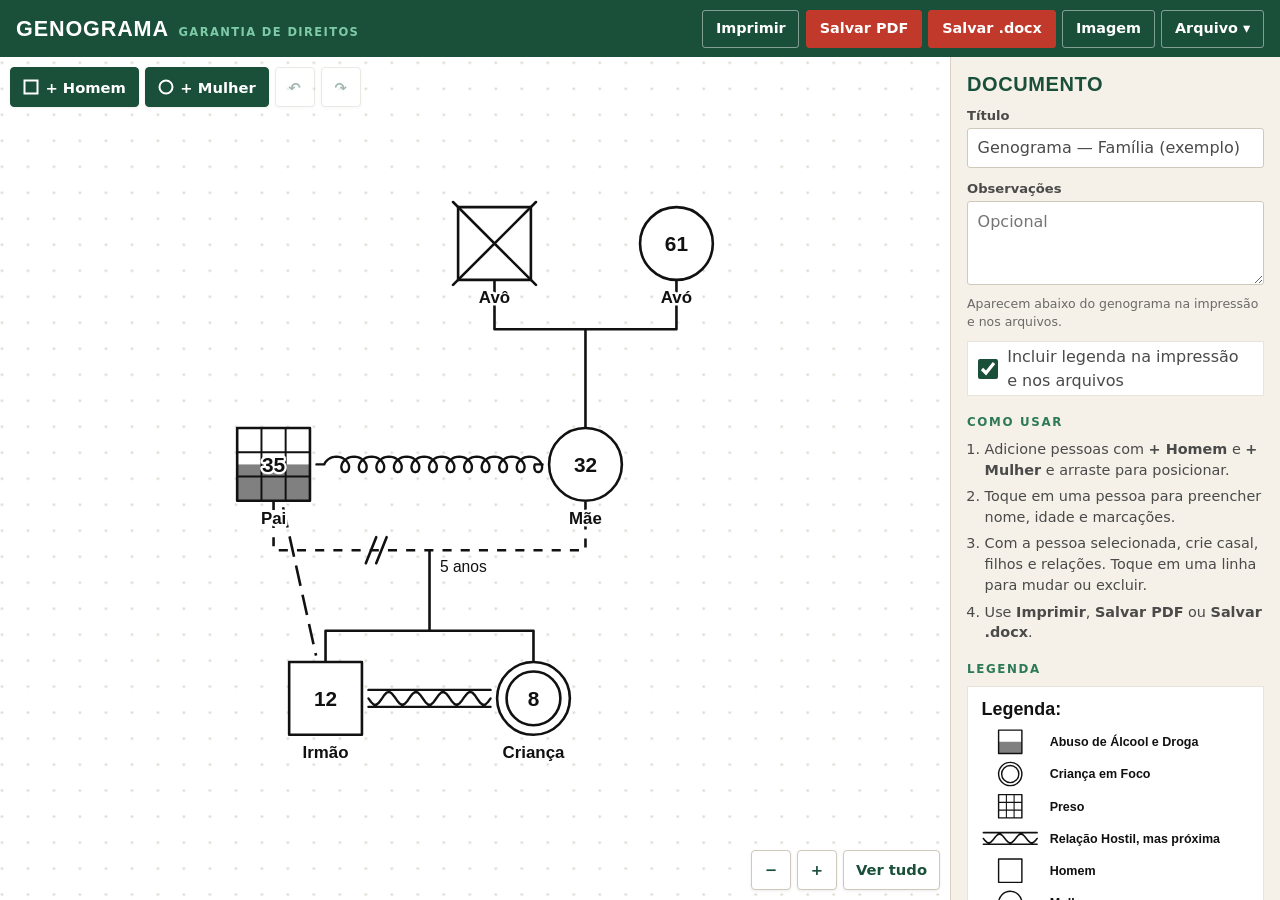
<file: genograma-app.html>
<!DOCTYPE html>
<!-- Genograma · Garantia de Direitos — arquivo único: não precisa de internet, servidor nem outros arquivos. -->
<html lang="pt-BR">
<head>
<meta charset="UTF-8">
<meta name="viewport" content="width=device-width, initial-scale=1.0, viewport-fit=cover">
<title>Genograma · Garantia de Direitos</title>
<meta name="theme-color" content="#1a4f3a">
<meta name="mobile-web-app-capable" content="yes">
<meta name="apple-mobile-web-app-capable" content="yes">
<meta name="apple-mobile-web-app-status-bar-style" content="black-translucent">
<meta name="apple-mobile-web-app-title" content="Genograma">
<meta name="format-detection" content="telephone=no">
<link rel="apple-touch-icon" href="[data-uri]">
<link rel="icon" type="image/png" sizes="192x192" href="[data-uri]">
<style id="pgcss"></style>
<style>
  *, *::before, *::after { box-sizing: border-box; margin: 0; padding: 0; }

  :root {
    --verde: #1a4f3a;
    --verde-claro: #2d7a57;
    --vermelho: #c0392b;
    --creme: #f5f0e8;
    --branco: #ffffff;
    --cinza: #4a4a4a;
    --cinza-claro: #e8e4da;
  }

  html, body { height: 100%; overscroll-behavior: none; }
  html { -webkit-text-size-adjust: 100%; text-size-adjust: 100%; }
  body {
    -webkit-tap-highlight-color: transparent;
    touch-action: manipulation;
    font-family: 'Barlow', system-ui, -apple-system, 'Segoe UI', sans-serif;
    background: var(--creme);
    color: var(--cinza);
    line-height: 1.45;
    height: 100vh;
    height: 100dvh;
    display: flex;
    flex-direction: column;
    overflow: hidden;
  }
  button, input, select, textarea { font: inherit; color: inherit; }

  /* CABEÇALHO */
  header {
    background: var(--verde);
    color: var(--creme);
    padding: 0.6rem 1rem;
    padding-top: calc(0.6rem + env(safe-area-inset-top, 0px));
    padding-left: calc(1rem + env(safe-area-inset-left, 0px));
    padding-right: calc(1rem + env(safe-area-inset-right, 0px));
    display: flex;
    flex-wrap: wrap;
    gap: 0.5rem 1rem;
    align-items: center;
    justify-content: space-between;
  }
  .marca { display: flex; align-items: baseline; gap: 0.6rem; }
  .marca .logo {
    font-family: 'Barlow Condensed', 'Arial Narrow', 'Roboto Condensed', 'Helvetica Neue', Arial, sans-serif;
    font-weight: 700;
    font-size: 1.35rem;
    letter-spacing: 0.04em;
    text-transform: uppercase;
    color: #fff;
  }
  .marca .tag {
    font-size: 0.72rem;
    font-weight: 600;
    letter-spacing: 0.12em;
    text-transform: uppercase;
    color: #7ecba8;
  }
  .acoes { display: flex; flex-wrap: wrap; gap: 0.4rem; align-items: center; }

  .btn {
    display: inline-flex;
    align-items: center;
    justify-content: center;
    gap: 0;
    min-height: 38px;
    padding: 0.35rem 0.8rem;
    border: 1px solid rgba(255,255,255,0.45);
    border-radius: 3px;
    background: transparent;
    color: #fff;
    font-weight: 600;
    font-size: 0.9rem;
    cursor: pointer;
    white-space: nowrap;
    user-select: none;
    -webkit-user-select: none;
  }
  .btn:hover { background: rgba(255,255,255,0.12); }
  .btn.dest { background: var(--vermelho); border-color: var(--vermelho); }
  .btn.dest:hover { background: #a93226; }
  .btn:disabled { opacity: 0.4; cursor: default; }

  .menu { position: relative; }
  .menu summary { list-style: none; }
  .menu summary::-webkit-details-marker { display: none; }
  .menu-lista {
    position: absolute;
    right: 0;
    top: calc(100% + 4px);
    z-index: 50;
    min-width: 210px;
    background: #fff;
    border: 1px solid var(--cinza-claro);
    border-radius: 4px;
    box-shadow: 0 8px 24px rgba(0,0,0,0.18);
    padding: 0.3rem;
    display: flex;
    flex-direction: column;
  }
  .menu-lista button {
    text-align: left;
    background: none;
    border: 0;
    padding: 0.6rem 0.7rem;
    border-radius: 3px;
    cursor: pointer;
    color: var(--cinza);
    font-weight: 500;
  }
  .menu-lista button:hover { background: var(--creme); }

  /* ÁREA DE TRABALHO */
  .app {
    flex: 1;
    min-height: 0;
    display: grid;
    grid-template-columns: minmax(0, 1fr) 330px;
  }
  .palco { position: relative; background: #fff; min-height: 0; min-width: 0; overflow: hidden; }
  #cv {
    width: 100%;
    height: 100%;
    display: block;
    touch-action: none;
    user-select: none;
    -webkit-user-select: none;
    -webkit-touch-callout: none;
    cursor: default;
  }
  .barra {
    position: absolute;
    top: 10px;
    left: calc(10px + env(safe-area-inset-left, 0px));
    display: flex;
    flex-wrap: wrap;
    gap: 6px;
    max-width: calc(100% - 20px);
  }
  .zoom { position: absolute; right: calc(10px + env(safe-area-inset-right, 0px)); bottom: 10px; display: flex; gap: 6px; }
  .bt {
    display: inline-flex;
    align-items: center;
    justify-content: center;
    gap: 0.4rem;
    min-height: 40px;
    min-width: 40px;
    padding: 0.3rem 0.75rem;
    background: #fff;
    border: 1px solid #cfc9bb;
    border-radius: 4px;
    font-weight: 600;
    font-size: 0.92rem;
    color: var(--verde);
    cursor: pointer;
    box-shadow: 0 1px 3px rgba(0,0,0,0.08);
    user-select: none;
    -webkit-user-select: none;
  }
  .bt:hover { background: var(--creme); }
  .bt:disabled { opacity: 0.4; cursor: default; }
  .bt svg { display: block; }
  .bt.cheio { background: var(--verde); border-color: var(--verde); color: #fff; }
  .bt.cheio:hover { background: var(--verde-claro); }
  .bt.perigo { color: var(--vermelho); border-color: #e3b7b1; }

  #faixa {
    position: absolute;
    left: 50%;
    top: 62px;
    transform: translateX(-50%);
    width: max-content;
    max-width: calc(100% - 20px);
    background: var(--verde);
    color: #fff;
    padding: 0.5rem 0.6rem 0.5rem 0.9rem;
    border-radius: 4px;
    font-weight: 600;
    font-size: 0.92rem;
    display: flex;
    align-items: center;
    gap: 0.8rem;
    box-shadow: 0 4px 14px rgba(0,0,0,0.2);
  }
  #faixa[hidden] { display: none; }
  #faixa button {
    background: rgba(255,255,255,0.18);
    border: 0;
    color: #fff;
    border-radius: 3px;
    padding: 0.3rem 0.6rem;
    font-weight: 600;
    cursor: pointer;
  }

  /* PAINEL */
  .painel {
    background: var(--creme);
    border-left: 1px solid #d8d2c4;
    display: flex;
    flex-direction: column;
    min-height: 0;
  }
  #alca {
    display: none;
    width: 100%;
    background: #ece6d9;
    border: 0;
    border-bottom: 1px solid #d8d2c4;
    padding: 0.45rem 1rem;
    font-weight: 600;
    font-size: 0.85rem;
    letter-spacing: 0.06em;
    text-transform: uppercase;
    color: var(--verde);
    cursor: pointer;
    text-align: left;
  }
  #pn {
    overflow-y: auto;
    -webkit-overflow-scrolling: touch;
    overscroll-behavior: contain;
    padding: 1rem;
    padding-right: calc(1rem + env(safe-area-inset-right, 0px));
    padding-bottom: calc(1rem + env(safe-area-inset-bottom, 0px));
    flex: 1;
    min-height: 0;
  }
  #pn h2 {
    font-family: 'Barlow Condensed', 'Arial Narrow', 'Roboto Condensed', 'Helvetica Neue', Arial, sans-serif;
    font-size: 1.25rem;
    font-weight: 700;
    text-transform: uppercase;
    letter-spacing: 0.03em;
    color: var(--verde);
    margin-bottom: 0.6rem;
    line-height: 1.15;
  }
  #pn h3 {
    font-size: 0.74rem;
    font-weight: 600;
    letter-spacing: 0.14em;
    text-transform: uppercase;
    color: var(--verde-claro);
    margin: 1.1rem 0 0.5rem;
  }
  .campo { display: block; margin-bottom: 0.7rem; }
  .campo > span { display: block; font-size: 0.82rem; font-weight: 600; margin-bottom: 0.2rem; }
  .campo input, .campo select, .campo textarea {
    width: 100%;
    min-height: 40px;
    padding: 0.45rem 0.6rem;
    border: 1px solid #cfc9bb;
    border-radius: 3px;
    background: #fff;
    font-size: 16px;
  }
  .campo textarea { min-height: 84px; resize: vertical; }
  .campo small { display: block; font-size: 0.78rem; opacity: 0.8; margin-top: 0.2rem; }
  .duas { display: grid; grid-template-columns: 1fr 96px; gap: 0.6rem; }
  .seg { display: grid; grid-template-columns: 1fr 1fr; gap: 0; margin-bottom: 0.8rem; }
  .seg button {
    min-height: 40px;
    border: 1px solid #cfc9bb;
    background: #fff;
    font-weight: 600;
    cursor: pointer;
    display: flex;
    align-items: center;
    justify-content: center;
    gap: 0.45rem;
  }
  .seg button:first-child { border-radius: 3px 0 0 3px; border-right: 0; }
  .seg button:last-child { border-radius: 0 3px 3px 0; }
  .seg button.on { background: var(--verde); border-color: var(--verde); color: #fff; }
  .marca-op {
    display: flex;
    align-items: center;
    gap: 0.6rem;
    min-height: 40px;
    padding: 0.2rem 0.6rem;
    background: #fff;
    border: 1px solid var(--cinza-claro);
    margin-top: -1px;
    cursor: pointer;
    font-weight: 500;
  }
  .marca-op input { width: 20px; height: 20px; accent-color: var(--verde); flex: none; }
  .marca-op svg { flex: none; }
  .grupo { display: flex; flex-wrap: wrap; gap: 6px; }
  .grupo .bt { flex: 1 1 auto; }
  .nota { font-size: 0.8rem; opacity: 0.85; margin-top: 0.9rem; }
  .passos { padding-left: 1.1rem; font-size: 0.9rem; }
  .passos li { margin-bottom: 0.35rem; }
  .leg-box { background: #fff; border: 1px solid var(--cinza-claro); padding: 0.6rem; }
  .leg-box svg { display: block; width: 100%; height: auto; }
  .fim { margin-top: 1.2rem; padding-top: 0.9rem; border-top: 1px solid #d8d2c4; }

  #toast {
    position: fixed;
    left: 50%;
    bottom: calc(22px + env(safe-area-inset-bottom, 0px));
    transform: translateX(-50%);
    background: #111;
    color: #fff;
    padding: 0.6rem 1rem;
    border-radius: 4px;
    font-size: 0.92rem;
    font-weight: 500;
    max-width: calc(100vw - 32px);
    z-index: 100;
    opacity: 0;
    pointer-events: none;
    transition: opacity 0.2s;
  }
  #toast.on { opacity: 1; }

  #print { display: none; }

  /* FOLHA (arquivo pronto / instalar) */
  #folha {
    position: fixed;
    inset: 0;
    z-index: 200;
    background: rgba(0,0,0,0.45);
    display: flex;
    align-items: flex-end;
    justify-content: center;
  }
  #folha[hidden] { display: none; }
  .folha-cx {
    width: 100%;
    max-width: 460px;
    max-height: 90%;
    overflow-y: auto;
    background: var(--creme);
    border-radius: 14px 14px 0 0;
    padding: 1.2rem 1.1rem calc(1.1rem + env(safe-area-inset-bottom, 0px));
    box-shadow: 0 -8px 30px rgba(0,0,0,0.25);
  }
  .folha-cx h2 {
    font-family: 'Barlow Condensed', 'Arial Narrow', 'Roboto Condensed', 'Helvetica Neue', Arial, sans-serif;
    font-size: 1.4rem;
    font-weight: 700;
    text-transform: uppercase;
    letter-spacing: 0.03em;
    color: var(--verde);
    line-height: 1.15;
    margin-bottom: 0.3rem;
  }
  .folha-cx p { margin-bottom: 0.8rem; }
  .folha-cx .arq { font-weight: 600; word-break: break-all; }
  .folha-cx ol { padding-left: 1.2rem; margin-bottom: 0.9rem; }
  .folha-cx li { margin-bottom: 0.4rem; }
  .folha-cx .bt { width: 100%; min-height: 48px; margin-top: 8px; text-decoration: none; font-size: 1rem; }
  @media (min-width: 761px) {
    #folha { align-items: center; }
    .folha-cx { border-radius: 10px; padding-bottom: 1.1rem; }
  }

  @media (max-width: 760px) {
    header { padding: 0.5rem 0.75rem; }
    .marca .tag { display: none; }
    .btn { padding: 0.3rem 0.6rem; font-size: 0.85rem; gap: 0; }
    .so-g { display: none; }
    .acoes { gap: 0.35rem; }
    .app { grid-template-columns: minmax(0, 1fr); grid-template-rows: minmax(0, 1fr) auto; }
    .painel { border-left: 0; border-top: 1px solid #d8d2c4; max-height: 46vh; max-height: 46dvh; }
    #alca { display: block; padding-left: calc(1rem + env(safe-area-inset-left, 0px)); }
    #pn { padding-left: calc(1rem + env(safe-area-inset-left, 0px)); }
    .painel.fechado #alca { padding-bottom: calc(0.45rem + env(safe-area-inset-bottom, 0px)); }
    .painel.fechado #pn { display: none; }
  }

  @media print {
    html, body {
      height: auto !important;
      overflow: visible !important;
      display: block !important;
      background: #fff !important;
    }
    body > *:not(#print) { display: none !important; }
    #print { display: block !important; }
  }
</style>
</head>
<body>

<header>
  <div class="marca">
    <span class="logo">Genograma</span>
    <span class="tag">Garantia de Direitos</span>
  </div>
  <div class="acoes">
    <button class="btn" data-act="imprimir">Imprimir</button>
    <button class="btn dest" data-act="pdf"><span class="so-g">Salvar&nbsp;</span>PDF</button>
    <button class="btn dest" data-act="docx"><span class="so-g">Salvar&nbsp;</span>.docx</button>
    <button class="btn" data-act="png">Imagem</button>
    <details class="menu">
      <summary class="btn">Arquivo ▾</summary>
      <div class="menu-lista">
        <button data-act="novo">Novo genograma (limpar)</button>
        <button data-act="exemplo">Carregar exemplo</button>
        <button data-act="salvar">Salvar projeto para editar depois</button>
        <button data-act="abrir">Abrir projeto salvo…</button>
        <button data-act="instalar" id="mInstalar" hidden>Instalar no iPhone ou iPad</button>
      </div>
    </details>
  </div>
</header>

<div class="app">
  <div class="palco" id="palco">
    <svg id="cv" xmlns="http://www.w3.org/2000/svg" role="img" aria-label="Área de desenho do genograma"></svg>
    <div class="barra">
      <button class="bt cheio" data-act="addH" title="Adicionar homem">
        <svg width="16" height="16" viewBox="0 0 16 16"><rect x="1.5" y="1.5" width="13" height="13" fill="none" stroke="currentColor" stroke-width="2"/></svg>
        + Homem
      </button>
      <button class="bt cheio" data-act="addM" title="Adicionar mulher">
        <svg width="16" height="16" viewBox="0 0 16 16"><circle cx="8" cy="8" r="6.5" fill="none" stroke="currentColor" stroke-width="2"/></svg>
        + Mulher
      </button>
      <button class="bt" id="bUndo" data-act="undo" title="Desfazer" aria-label="Desfazer">↶</button>
      <button class="bt" id="bRedo" data-act="redo" title="Refazer" aria-label="Refazer">↷</button>
    </div>
    <div id="faixa" hidden><span id="faixaTxt"></span><button data-act="cancelar">Cancelar</button></div>
    <div class="zoom">
      <button class="bt" data-act="zoomOut" title="Diminuir" aria-label="Diminuir zoom">−</button>
      <button class="bt" data-act="zoomIn" title="Aumentar" aria-label="Aumentar zoom">+</button>
      <button class="bt" data-act="fit" title="Ver tudo">Ver tudo</button>
    </div>
  </div>
  <aside class="painel" id="painel">
    <button id="alca" data-act="alca"></button>
    <div id="pn"></div>
  </aside>
</div>

<div id="toast" role="status" aria-live="polite"></div>
<div id="print"></div>
<div id="folha" hidden><div class="folha-cx" id="folhaCx" role="dialog" aria-modal="true" aria-labelledby="folhaT"></div></div>
<input type="file" id="arq" accept=".json,application/json" hidden>

<script>
(function () {
'use strict';

/* ---------- constantes e utilidades ---------- */
var R = 28;                       // metade do lado/raio do símbolo
var INK = '#111';
var GREY = '#808080';
var FONT = 'Arial, Helvetica, sans-serif';
var KEY = 'genograma.v1';
var TIPOS_REL = {
  abusiva: 'Relação abusiva',
  distante: 'Relação distante',
  hostil: 'Relação hostil, mas próxima',
  rompimento: 'Rompimento de relação'
};

var $ = function (s) { return document.querySelector(s); };
var cv = $('#cv'), pn = $('#pn');
function esc(s) {
  return String(s == null ? '' : s).replace(/[&<>"]/g, function (c) {
    return { '&': '&amp;', '<': '&lt;', '>': '&gt;', '"': '&quot;' }[c];
  });
}
function n1(v) { return Math.round(v * 10) / 10; }
var mctx = document.createElement('canvas').getContext('2d');
function larg(t, font) { mctx.font = font; return mctx.measureText(t || '').width; }

/* ---------- estado ---------- */
function vazio() {
  return { v: 1, titulo: 'Genograma', obs: '', legenda: true, seq: 1,
           pessoas: [], unioes: [], filhos: [], relacoes: [] };
}
function exemplo() {
  var s = vazio();
  s.titulo = 'Genograma — Família (exemplo)';
  s.pessoas = [
    { id: 'p1', sexo: 'M', nome: 'Avô', idade: '', x: 420, y: 100, morte: true },
    { id: 'p2', sexo: 'F', nome: 'Avó', idade: '61', x: 560, y: 100 },
    { id: 'p3', sexo: 'M', nome: 'Pai', idade: '35', x: 250, y: 270, alcool: true, preso: true },
    { id: 'p4', sexo: 'F', nome: 'Mãe', idade: '32', x: 490, y: 270 },
    { id: 'p5', sexo: 'M', nome: 'Irmão', idade: '12', x: 290, y: 450 },
    { id: 'p6', sexo: 'F', nome: 'Criança', idade: '8', x: 450, y: 450, foco: true }
  ];
  s.unioes = [
    { id: 'u7', a: 'p1', b: 'p2', tipo: 'oficial', rompida: false, rotulo: '' },
    { id: 'u8', a: 'p3', b: 'p4', tipo: 'naooficial', rompida: true, rotulo: '5 anos' }
  ];
  s.filhos = [
    { id: 'f9', de: 'u7', filho: 'p4' },
    { id: 'f10', de: 'u8', filho: 'p5' },
    { id: 'f11', de: 'u8', filho: 'p6' }
  ];
  s.relacoes = [
    { id: 'r12', a: 'p3', b: 'p4', tipo: 'abusiva', rotulo: '' },
    { id: 'r13', a: 'p5', b: 'p6', tipo: 'hostil', rotulo: '' },
    { id: 'r14', a: 'p3', b: 'p5', tipo: 'distante', rotulo: '' }
  ];
  s.seq = 15;
  return s;
}
/* Valida e limpa um projeto vindo de arquivo ou do armazenamento local. */
function normalizar(o) {
  if (!o || typeof o !== 'object' || !Array.isArray(o.pessoas)) return null;
  var s = vazio(), ids = {}, max = 0;
  function num(id) { var m = /(\d+)$/.exec(String(id)); if (m) max = Math.max(max, +m[1]); }
  s.titulo = typeof o.titulo === 'string' ? o.titulo : 'Genograma';
  s.obs = typeof o.obs === 'string' ? o.obs : '';
  s.legenda = o.legenda !== false;
  o.pessoas.forEach(function (p) {
    if (!p || typeof p.id !== 'string' || ids[p.id] || !isFinite(p.x) || !isFinite(p.y)) return;
    ids[p.id] = 1; num(p.id);
    s.pessoas.push({ id: p.id, sexo: p.sexo === 'F' ? 'F' : 'M', nome: String(p.nome || ''),
      idade: String(p.idade || ''), x: +p.x, y: +p.y,
      foco: !!p.foco, alcool: !!p.alcool, preso: !!p.preso, morte: !!p.morte });
  });
  var us = {};
  (o.unioes || []).forEach(function (u) {
    if (!u || typeof u.id !== 'string' || !ids[u.a] || !ids[u.b] || u.a === u.b || us[u.id]) return;
    us[u.id] = 1; num(u.id);
    s.unioes.push({ id: u.id, a: u.a, b: u.b, tipo: u.tipo === 'naooficial' ? 'naooficial' : 'oficial',
      rompida: !!u.rompida, rotulo: String(u.rotulo || '') });
  });
  var temPai = {};
  (o.filhos || []).forEach(function (f) {
    if (!f || typeof f.id !== 'string' || !ids[f.filho] || temPai[f.filho]) return;
    if (!ids[f.de] && !us[f.de]) return;
    temPai[f.filho] = 1; num(f.id);
    s.filhos.push({ id: f.id, de: f.de, filho: f.filho });
  });
  (o.relacoes || []).forEach(function (r) {
    if (!r || typeof r.id !== 'string' || !ids[r.a] || !ids[r.b] || r.a === r.b) return;
    num(r.id);
    s.relacoes.push({ id: r.id, a: r.a, b: r.b, tipo: TIPOS_REL[r.tipo] ? r.tipo : 'distante',
      rotulo: String(r.rotulo || '') });
  });
  s.seq = max + 1;
  return s;
}

var S, sel = null, pick = null, view = { x: 0, y: 0, k: 1 };
var hist = [], fut = [], ultimo = '', ultTipoRel = 'abusiva', painelFechado = false;

function P(id) { for (var i = 0; i < S.pessoas.length; i++) if (S.pessoas[i].id === id) return S.pessoas[i]; return null; }
function U(id) { for (var i = 0; i < S.unioes.length; i++) if (S.unioes[i].id === id) return S.unioes[i]; return null; }
function Rl(id) { for (var i = 0; i < S.relacoes.length; i++) if (S.relacoes[i].id === id) return S.relacoes[i]; return null; }
function Fl(id) { for (var i = 0; i < S.filhos.length; i++) if (S.filhos[i].id === id) return S.filhos[i]; return null; }
function nid(pre) { return pre + (S.seq++); }
function nomeDe(p) { return p && p.nome ? p.nome : (p && p.sexo === 'F' ? 'mulher sem nome' : 'homem sem nome'); }

function salvarLocal() { try { localStorage.setItem(KEY, ultimo); } catch (e) {} }
function commit() {
  var j = JSON.stringify(S);
  if (j === ultimo) return;
  hist.push(ultimo);
  if (hist.length > 80) hist.shift();
  fut.length = 0;
  ultimo = j;
  salvarLocal();
  botoes();
}
function restaurar(j) {
  ultimo = j; S = JSON.parse(j); sel = null; pick = null;
  salvarLocal(); tudo();
}
function desfazer() { commit(); if (!hist.length) return; fut.push(ultimo); restaurar(hist.pop()); }
function refazer() { if (!fut.length) return; hist.push(ultimo); restaurar(fut.pop()); }
function botoes() { $('#bUndo').disabled = !hist.length; $('#bRedo').disabled = !fut.length; }

/* ---------- geometria ---------- */
function geoU(u) {
  var a = P(u.a), b = P(u.b);
  if (!a || !b) return null;
  return { a: a, b: b, uy: Math.max(a.y, b.y) + R + 38, mx: (a.x + b.x) / 2 };
}
/* Ponto de onde descem os filhos: meio da linha do casal ou base de uma pessoa. */
function origem(de) {
  var u = U(de);
  if (u) { var g = geoU(u); return g ? { x: g.mx, y: g.uy } : null; }
  var p = P(de);
  return p ? { x: p.x, y: p.y + R } : null;
}
/* Ponto na borda do símbolo de p, na direção de (tx, ty). */
function borda(p, tx, ty) {
  var dx = tx - p.x, dy = ty - p.y, d = Math.hypot(dx, dy) || 1;
  var ux = dx / d, uy = dy / d;
  var dist = (p.sexo === 'M' ? R / Math.max(Math.abs(ux), Math.abs(uy)) : R) + 5;
  return [p.x + ux * dist, p.y + uy * dist];
}

/* ---------- desenho (SVG com atributos embutidos, usado na tela e na exportação) ---------- */
function st(dash, w) {
  return 'stroke="' + INK + '" stroke-width="' + (w || 2) + '" fill="none" stroke-linejoin="round" stroke-linecap="' +
    (dash ? 'butt' : 'round') + '"' + (dash ? ' stroke-dasharray="' + dash + '"' : '');
}
function txt(s, x, y, size, o) {
  o = o || {};
  return '<text x="' + n1(x) + '" y="' + n1(y) + '" font-family="' + FONT + '" font-size="' + size +
    '" font-weight="' + (o.w || 400) + '" text-anchor="' + (o.a || 'middle') + '" fill="' + INK + '"' +
    (o.halo ? ' stroke="#fff" stroke-width="' + o.halo + '" stroke-linejoin="round" paint-order="stroke"' : '') +
    '>' + esc(s) + '</text>';
}
function simbolo(p, x, y, r) {
  var m = p.sexo === 'M', sw = r >= 20 ? 2 : 1.6, s = '';
  s += m ? '<rect x="' + (x - r) + '" y="' + (y - r) + '" width="' + 2 * r + '" height="' + 2 * r + '" fill="#fff"/>'
         : '<circle cx="' + x + '" cy="' + y + '" r="' + r + '" fill="#fff"/>';
  if (p.alcool) {
    s += m ? '<rect x="' + (x - r) + '" y="' + y + '" width="' + 2 * r + '" height="' + r + '" fill="' + GREY + '"/>'
           : '<path d="M' + (x - r) + ' ' + y + 'A' + r + ' ' + r + ' 0 0 0 ' + (x + r) + ' ' + y + 'Z" fill="' + GREY + '"/>';
  }
  if (p.preso) {
    var d = '';
    [-r / 3, r / 3].forEach(function (o) {
      var h = m ? r : Math.sqrt(r * r - o * o);
      d += 'M' + n1(x + o) + ' ' + n1(y - h) + 'V' + n1(y + h) + 'M' + n1(x - h) + ' ' + n1(y + o) + 'H' + n1(x + h);
    });
    s += '<path d="' + d + '" stroke="' + INK + '" stroke-width="' + n1(sw * 0.75) + '" fill="none"/>';
  }
  s += m ? '<rect x="' + (x - r) + '" y="' + (y - r) + '" width="' + 2 * r + '" height="' + 2 * r + '" ' + st(null, sw) + '/>'
         : '<circle cx="' + x + '" cy="' + y + '" r="' + r + '" ' + st(null, sw) + '/>';
  if (p.foco) {
    var i = n1(r * 0.74);
    s += m ? '<rect x="' + n1(x - i) + '" y="' + n1(y - i) + '" width="' + 2 * i + '" height="' + 2 * i + '" ' + st(null, sw) + '/>'
           : '<circle cx="' + x + '" cy="' + y + '" r="' + i + '" ' + st(null, sw) + '/>';
  }
  if (p.morte) {
    var e = n1(m ? r * 1.14 : r * 0.92);
    s += '<path d="M' + (x - e) + ' ' + (y - e) + 'L' + (x + e) + ' ' + (y + e) + 'M' + (x + e) + ' ' + (y - e) +
         'L' + (x - e) + ' ' + (y + e) + '" ' + st(null, sw) + '/>';
  }
  return s;
}
/* Linha de relação entre dois pontos, no estilo da legenda. */
function linhaRel(tipo, x1, y1, x2, y2) {
  var L = Math.hypot(x2 - x1, y2 - y1);
  if (L < 1) return '';
  var ux = (x2 - x1) / L, uy = (y2 - y1) / L, vx = -uy, vy = ux;
  function pt(a, b) { return n1(x1 + ux * a + vx * b) + ' ' + n1(y1 + uy * a + vy * b); }
  var reta = 'M' + pt(0, 0) + 'L' + pt(L, 0), d, t, i, n;
  if (tipo === 'distante') return '<path d="' + reta + '" ' + st('16 7') + '/>';
  if (tipo === 'naooficial') return '<path d="' + reta + '" ' + st('7 7') + '/>';
  if (tipo === 'rompimento') {
    d = reta;
    [-5, 3].forEach(function (o) { d += 'M' + pt(L / 2 + o - 3, 10) + 'L' + pt(L / 2 + o + 5, -10); });
    return '<path d="' + d + '" ' + st() + '/>';
  }
  if (tipo === 'hostil') {
    n = Math.max(2, Math.round(L / 11));
    d = 'M' + pt(0, 6.5) + 'L' + pt(L, 6.5) + 'M' + pt(0, -6.5) + 'L' + pt(L, -6.5) + 'M' + pt(0, 0);
    var passos = Math.max(8, Math.ceil(L / 2));
    for (i = 1; i <= passos; i++) {
      t = i / passos;
      d += 'L' + pt(L * t, 5 * Math.sin(Math.PI * n * t));
    }
    return '<path d="' + d + '" ' + st(null, 1.8) + '/>';
  }
  /* abusiva: linha em espiral (laços) */
  var lead = Math.min(6, L / 4), Li = L - 2 * lead, r = 6;
  n = Math.max(2, Math.round(Li / 13));
  var T = 2 * Math.PI * n, c = Li / T, N = n * 28;
  d = 'M' + pt(0, 0) + 'L' + pt(lead, 0);
  for (i = 1; i <= N; i++) {
    t = T * i / N;
    d += 'L' + pt(lead + c * t + r * (1 - Math.cos(t)), -r * Math.sin(t));
  }
  d += 'L' + pt(L, 0);
  return '<path d="' + d + '" ' + st(null, 1.8) + '/>';
}

function cena(tela) {
  var fundo = '', linhas = '', hits = '', gente = '';
  function eSel(k, id) { return tela && sel && sel.kind === k && sel.id === id; }
  function halo(d) { return '<path d="' + d + '" stroke="#2d7a57" stroke-opacity="0.3" stroke-width="16" fill="none" stroke-linecap="round" stroke-linejoin="round"/>'; }
  function hit(d, k, id) {
    return '<path d="' + d + '" data-kind="' + k + '" data-id="' + id +
      '" stroke="#000" stroke-opacity="0" stroke-width="24" fill="none" pointer-events="stroke" style="cursor:pointer"/>';
  }

  /* filiação */
  var grupos = {};
  S.filhos.forEach(function (f) { (grupos[f.de] = grupos[f.de] || []).push(f); });
  Object.keys(grupos).forEach(function (de) {
    var o = origem(de);
    var fs = grupos[de].filter(function (f) { return P(f.filho); });
    if (!o || !fs.length) return;
    var ks = fs.map(function (f) { return P(f.filho); });
    var by = Math.min.apply(null, ks.map(function (k) { return k.y; })) - R - 24;
    if (by < o.y + 10) by = o.y + 10;
    var xs = ks.map(function (k) { return k.x; }).concat(o.x);
    var d = 'M' + o.x + ' ' + o.y + 'V' + by + 'M' + Math.min.apply(null, xs) + ' ' + by + 'H' + Math.max.apply(null, xs);
    fs.forEach(function (f, i) {
      var seg = 'M' + ks[i].x + ' ' + by + 'V' + (ks[i].y - R);
      d += seg;
      if (eSel('filho', f.id)) fundo += halo(seg);
      if (tela) hits += hit(seg, 'filho', f.id);
    });
    linhas += '<path d="' + d + '" ' + st() + '/>';
  });

  /* casais */
  S.unioes.forEach(function (u) {
    var g = geoU(u);
    if (!g) return;
    var a = g.a, b = g.b, uy = g.uy, mx = g.mx;
    var d = 'M' + a.x + ' ' + (a.y + R) + 'V' + uy + 'H' + b.x + 'V' + (b.y + R);
    if (eSel('uniao', u.id)) fundo += halo(d);
    linhas += '<path d="' + d + '" ' + st(u.tipo === 'naooficial' ? '7 7' : null) + '/>';
    if (u.rompida) {
      var sx = mx - Math.min(40, Math.abs(b.x - a.x) / 4);
      linhas += '<path d="M' + (sx - 9) + ' ' + (uy + 10) + 'L' + (sx - 1) + ' ' + (uy - 10) +
                'M' + (sx - 1) + ' ' + (uy + 10) + 'L' + (sx + 7) + ' ' + (uy - 10) + '" ' + st() + '/>';
    }
    if (u.rotulo) {
      var temFilho = S.filhos.some(function (f) { return f.de === u.id; });
      linhas += txt(u.rotulo, temFilho ? mx + 8 : mx, uy + 17, 12, { a: temFilho ? 'start' : 'middle', halo: 3 });
    }
    if (tela) hits += hit(d, 'uniao', u.id);
  });

  /* relações */
  S.relacoes.forEach(function (r) {
    var a = P(r.a), b = P(r.b);
    if (!a || !b || Math.hypot(b.x - a.x, b.y - a.y) < 2 * R + 20) return;
    var p1 = borda(a, b.x, b.y), p2 = borda(b, a.x, a.y);
    var d = 'M' + n1(p1[0]) + ' ' + n1(p1[1]) + 'L' + n1(p2[0]) + ' ' + n1(p2[1]);
    if (eSel('relacao', r.id)) fundo += halo(d);
    linhas += linhaRel(r.tipo, p1[0], p1[1], p2[0], p2[1]);
    if (r.rotulo) {
      var L = Math.hypot(p2[0] - p1[0], p2[1] - p1[1]);
      var nx = -(p2[1] - p1[1]) / L, ny = (p2[0] - p1[0]) / L;
      if (ny > 0) { nx = -nx; ny = -ny; }
      linhas += txt(r.rotulo, (p1[0] + p2[0]) / 2 + nx * 18, (p1[1] + p2[1]) / 2 + ny * 18 + 4, 12, { halo: 3 });
    }
    if (tela) hits += hit(d, 'relacao', r.id);
  });

  /* pessoas */
  S.pessoas.forEach(function (p) {
    var g = simbolo(p, p.x, p.y, R);
    if (p.idade) g += txt(p.idade, p.x, p.y + 5.5, 16, { w: 700, halo: 3.5 });
    if (p.nome) g += txt(p.nome, p.x, p.y + R + 18, 13, { w: 700, halo: 4 });
    if (tela) {
      var s = eSel('pessoa', p.id) || (pick && (pick.de === p.id || pick.filho === p.id));
      g = '<g data-kind="pessoa" data-id="' + p.id + '" style="cursor:grab">' +
          '<rect x="' + (p.x - R - 8) + '" y="' + (p.y - R - 8) + '" width="' + (2 * R + 16) + '" height="' + (2 * R + 16) +
          '" rx="8" fill="#2d7a57" fill-opacity="' + (s ? 0.12 : 0) + '"' +
          (s ? ' stroke="#2d7a57" stroke-width="2" stroke-dasharray="5 4"' : '') + '/>' + g + '</g>';
    }
    gente += g;
  });
  return fundo + linhas + hits + gente;
}

function legenda(cols) {
  var itens = [
    ['s', { sexo: 'M', alcool: 1 }, 'Abuso de Álcool e Droga'],
    ['s', { sexo: 'F', foco: 1 }, 'Criança em Foco'],
    ['s', { sexo: 'M', preso: 1 }, 'Preso'],
    ['l', 'hostil', 'Relação Hostil, mas próxima'],
    ['s', { sexo: 'M' }, 'Homem'],
    ['s', { sexo: 'F' }, 'Mulher'],
    ['l', 'abusiva', 'Relação Abusiva'],
    ['l', 'distante', 'Relação Distante'],
    ['l', 'naooficial', 'Relação não oficial'],
    ['l', 'rompimento', 'Rompimento de relação'],
    ['x', null, 'Morte']
  ];
  var rh = 36, cw = 340, sx = 64, per = cols === 2 ? 6 : itens.length;
  var s = txt('Legenda:', 0, 20, 20, { w: 700, a: 'start' });
  itens.forEach(function (it, i) {
    var x = Math.floor(i / per) * cw, y = 50 + (i % per) * rh;
    if (it[0] === 's') s += simbolo(it[1], x + sx / 2, y, 13);
    else if (it[0] === 'l') s += linhaRel(it[1], x + 2, y, x + sx - 2, y);
    else s += '<path d="M' + (x + sx / 2 - 10) + ' ' + (y - 10) + 'l20 20m0 -20l-20 20" ' + st() + '/>';
    s += txt(it[2], x + sx + 12, y + 5, 14, { w: 700, a: 'start' });
  });
  return { w: cols === 2 ? 600 : 300, h: 50 + per * rh - 8, svg: s };
}

function limites() {
  if (!S.pessoas.length) return null;
  var x0 = 1e9, y0 = 1e9, x1 = -1e9, y1 = -1e9;
  S.pessoas.forEach(function (p) {
    var hw = Math.max(R + 10, larg(p.nome, '700 13px ' + FONT) / 2 + 6);
    x0 = Math.min(x0, p.x - hw); x1 = Math.max(x1, p.x + hw);
    y0 = Math.min(y0, p.y - R - 12); y1 = Math.max(y1, p.y + R + (p.nome ? 28 : 12));
  });
  S.unioes.forEach(function (u) {
    var g = geoU(u);
    if (!g) return;
    y1 = Math.max(y1, g.uy + (u.rotulo ? 26 : 14));
    if (u.rotulo) x1 = Math.max(x1, g.mx + 12 + larg(u.rotulo, '12px ' + FONT));
  });
  S.relacoes.forEach(function (r) {
    var a = P(r.a), b = P(r.b);
    if (!a || !b || !r.rotulo) return;
    var hw = larg(r.rotulo, '12px ' + FONT) / 2 + 6, mx = (a.x + b.x) / 2, my = (a.y + b.y) / 2;
    x0 = Math.min(x0, mx - hw - 18); x1 = Math.max(x1, mx + hw + 18); y0 = Math.min(y0, my - 36);
  });
  return { x: x0, y: y0, w: x1 - x0, h: y1 - y0 };
}

/* ---------- tela ---------- */
function desenhar() {
  var w = cv.clientWidth, h = cv.clientHeight;
  if (!w || !h) return;
  var vw = w / view.k, vh = h / view.k;
  cv.setAttribute('viewBox', n1(view.x) + ' ' + n1(view.y) + ' ' + n1(vw) + ' ' + n1(vh));
  cv.innerHTML =
    '<defs><pattern id="pontos" width="20" height="20" patternUnits="userSpaceOnUse">' +
    '<circle cx="1" cy="1" r="1" fill="#ddd8cc"/></pattern></defs>' +
    '<rect x="' + n1(view.x) + '" y="' + n1(view.y) + '" width="' + n1(vw) + '" height="' + n1(vh) + '" fill="url(#pontos)"/>' +
    cena(true);
}
function ajustar() {
  var b = limites(), w = cv.clientWidth, h = cv.clientHeight;
  if (!w || !h) return;
  if (!b) { view = { x: -w / 2, y: -h / 2, k: 1 }; return; }
  var k = Math.min((w - 40) / b.w, (h - Math.min(130, h * 0.4)) / b.h);
  view.k = Math.max(0.25, Math.min(1.3, k));
  view.x = b.x + b.w / 2 - w / (2 * view.k);
  view.y = b.y + b.h / 2 - (h + 6) / (2 * view.k);
}
function zoom(f, px, py) {
  var k = Math.min(3, Math.max(0.25, view.k * f));
  var wx = view.x + px / view.k, wy = view.y + py / view.k;
  view.k = k; view.x = wx - px / k; view.y = wy - py / k;
  desenhar();
}
var toastT;
function toast(m) {
  var t = $('#toast');
  t.textContent = m; t.classList.add('on');
  clearTimeout(toastT);
  toastT = setTimeout(function () { t.classList.remove('on'); }, 3200);
}
function faixa() {
  var f = $('#faixa');
  if (!pick) { f.hidden = true; return; }
  var m = {
    casal: 'Toque na outra pessoa do casal',
    rel: 'Toque na outra pessoa da relação',
    filhoDe: 'Toque na linha do casal (ou em uma pessoa, se for só um responsável)',
    ligarFilho: 'Toque na pessoa que é filho(a)'
  };
  $('#faixaTxt').textContent = m[pick.t];
  f.hidden = false;
}

/* ---------- painel ---------- */
function icone(p) {
  return '<svg width="26" height="26" viewBox="-17 -17 34 34" aria-hidden="true">' + simbolo(p, 0, 0, 13) + '</svg>';
}
function painel() {
  var h = '', p, u, r, f, a, b, k;
  if (!sel) {
    var lg = legenda(1);
    h = '<h2>Documento</h2>' +
      '<label class="campo"><span>Título</span><input data-f="titulo" value="' + esc(S.titulo) + '" placeholder="Ex.: Genograma — Família Silva"></label>' +
      '<label class="campo"><span>Observações</span><textarea data-f="obs" placeholder="Opcional">' + esc(S.obs) + '</textarea>' +
      '<small>Aparecem abaixo do genograma na impressão e nos arquivos.</small></label>' +
      '<label class="marca-op"><input type="checkbox" data-f="legenda"' + (S.legenda ? ' checked' : '') + '>Incluir legenda na impressão e nos arquivos</label>' +
      '<h3>Como usar</h3><ol class="passos">' +
      '<li>Adicione pessoas com <b>+ Homem</b> e <b>+ Mulher</b> e arraste para posicionar.</li>' +
      '<li>Toque em uma pessoa para preencher nome, idade e marcações.</li>' +
      '<li>Com a pessoa selecionada, crie casal, filhos e relações. Toque em uma linha para mudar ou excluir.</li>' +
      '<li>Use <b>Imprimir</b>, <b>Salvar PDF</b> ou <b>Salvar .docx</b>.</li></ol>' +
      '<h3>Legenda</h3><div class="leg-box"><svg viewBox="-4 0 ' + (lg.w + 8) + ' ' + (lg.h + 4) + '">' + lg.svg + '</svg></div>' +
      '<p class="nota">Os dados ficam guardados somente neste aparelho, no navegador. Nada é enviado pela internet. ' +
      'Em aparelho compartilhado, use <b>Arquivo → Novo genograma</b> ao terminar.</p>';
  } else if (sel.kind === 'pessoa' && (p = P(sel.id))) {
    h = '<h2>Pessoa</h2>' +
      '<div class="duas"><label class="campo"><span>Nome</span><input data-f="nome" value="' + esc(p.nome) + '" placeholder="Nome ou parentesco"></label>' +
      '<label class="campo"><span>Idade</span><input data-f="idade" value="' + esc(p.idade) + '" maxlength="5" inputmode="numeric"></label></div>' +
      '<div class="seg"><button data-act="sexoM" class="' + (p.sexo === 'M' ? 'on' : '') + '">Homem</button>' +
      '<button data-act="sexoF" class="' + (p.sexo === 'F' ? 'on' : '') + '">Mulher</button></div>' +
      [['foco', 'Criança em foco'], ['alcool', 'Abuso de álcool e droga'], ['preso', p.sexo === 'F' ? 'Presa' : 'Preso'], ['morte', 'Morte']].map(function (c) {
        var o = { sexo: p.sexo }; o[c[0]] = 1;
        return '<label class="marca-op"><input type="checkbox" data-f="' + c[0] + '"' + (p[c[0]] ? ' checked' : '') + '>' + icone(o) + c[1] + '</label>';
      }).join('') +
      '<h3>Família</h3><div class="grupo">' +
      '<button class="bt" data-act="parceiro">+ Companheiro(a)</button>' +
      '<button class="bt" data-act="casalCom">Casal com…</button>' +
      '<button class="bt" data-act="filho">+ Filho</button>' +
      '<button class="bt" data-act="filha">+ Filha</button>' +
      '<button class="bt" data-act="filhoDe">É filho(a) de…</button></div>' +
      '<h3>Relação com outra pessoa</h3>' +
      '<label class="campo"><select id="relTipo">' + Object.keys(TIPOS_REL).map(function (t) {
        return '<option value="' + t + '"' + (t === ultTipoRel ? ' selected' : '') + '>' + TIPOS_REL[t] + '</option>';
      }).join('') + '</select></label>' +
      '<div class="grupo"><button class="bt" data-act="relCom">Ligar a outra pessoa…</button></div>' +
      '<div class="fim grupo"><button class="bt perigo" data-act="excluir">Excluir pessoa</button></div>';
  } else if (sel.kind === 'uniao' && (u = U(sel.id))) {
    a = P(u.a); b = P(u.b);
    h = '<h2>Casal: ' + esc(nomeDe(a)) + ' e ' + esc(nomeDe(b)) + '</h2>' +
      '<label class="campo"><span>Tipo</span><select data-f="tipo">' +
      '<option value="oficial"' + (u.tipo === 'oficial' ? ' selected' : '') + '>Relação oficial (linha contínua)</option>' +
      '<option value="naooficial"' + (u.tipo === 'naooficial' ? ' selected' : '') + '>Relação não oficial (linha tracejada)</option></select></label>' +
      '<label class="marca-op"><input type="checkbox" data-f="rompida"' + (u.rompida ? ' checked' : '') + '>Rompimento de relação ( // )</label>' +
      '<label class="campo" style="margin-top:0.7rem"><span>Texto na linha</span><input data-f="rotulo" value="' + esc(u.rotulo) + '" placeholder="Ex.: 5 anos"></label>' +
      '<h3>Filhos deste casal</h3><div class="grupo">' +
      '<button class="bt" data-act="filho">+ Filho</button>' +
      '<button class="bt" data-act="filha">+ Filha</button>' +
      '<button class="bt" data-act="ligarFilho">Ligar pessoa existente…</button></div>' +
      '<div class="fim grupo"><button class="bt perigo" data-act="excluir">Excluir casal</button></div>';
  } else if (sel.kind === 'relacao' && (r = Rl(sel.id))) {
    h = '<h2>Relação: ' + esc(nomeDe(P(r.a))) + ' e ' + esc(nomeDe(P(r.b))) + '</h2>' +
      '<label class="campo"><span>Tipo</span><select data-f="tipo">' + Object.keys(TIPOS_REL).map(function (t) {
        return '<option value="' + t + '"' + (t === r.tipo ? ' selected' : '') + '>' + TIPOS_REL[t] + '</option>';
      }).join('') + '</select></label>' +
      '<label class="campo"><span>Texto na linha</span><input data-f="rotulo" value="' + esc(r.rotulo) + '" placeholder="Opcional"></label>' +
      '<div class="fim grupo"><button class="bt perigo" data-act="excluir">Excluir relação</button></div>';
  } else if (sel.kind === 'filho' && (f = Fl(sel.id))) {
    k = P(f.filho); u = U(f.de);
    var pais = u ? esc(nomeDe(P(u.a))) + ' e ' + esc(nomeDe(P(u.b))) : esc(nomeDe(P(f.de)));
    h = '<h2>Filiação</h2><p><b>' + esc(nomeDe(k)) + '</b> é filho(a) de <b>' + pais + '</b>.</p>' +
      '<div class="fim grupo"><button class="bt perigo" data-act="excluir">Remover esta ligação</button></div>';
  } else {
    sel = null; return painel();
  }
  pn.innerHTML = h;
  pn.scrollTop = 0;
  var rot = { pessoa: 'Pessoa selecionada', uniao: 'Casal selecionado', relacao: 'Relação selecionada', filho: 'Filiação selecionada' };
  $('#alca').textContent = (sel ? rot[sel.kind] : 'Documento e legenda') + (painelFechado ? '  ▴ abrir' : '  ▾ fechar');
  $('#painel').classList.toggle('fechado', painelFechado);
}
function tudo() { desenhar(); painel(); faixa(); botoes(); }
function alvo() {
  if (!sel) return S;
  return sel.kind === 'pessoa' ? P(sel.id) : sel.kind === 'uniao' ? U(sel.id) : sel.kind === 'relacao' ? Rl(sel.id) : null;
}
function selecionar(s) {
  commit();
  sel = s;
  if (s) painelFechado = false;
  tudo();
}

/* ---------- edição ---------- */
function livre(x, y) {
  x = Math.round(x / 10) * 10; y = Math.round(y / 10) * 10;
  var g = 0;
  while (g++ < 60 && S.pessoas.some(function (p) { return Math.abs(p.x - x) < 80 && Math.abs(p.y - y) < 80; })) x += 100;
  return { x: x, y: y };
}
function novaPessoa(sexo, x, y) {
  var c = livre(x, y);
  var p = { id: nid('p'), sexo: sexo, nome: '', idade: '', x: c.x, y: c.y, foco: false, alcool: false, preso: false, morte: false };
  S.pessoas.push(p);
  return p;
}
function addPessoa(sexo) {
  commit();
  var w = cv.clientWidth, h = cv.clientHeight;
  var p = novaPessoa(sexo, view.x + w / (2 * view.k), view.y + h / (2 * view.k));
  pick = null;
  selecionar({ kind: 'pessoa', id: p.id });
}
function addParceiro() {
  var p = P(sel.id);
  if (!p) return;
  var q = novaPessoa(p.sexo === 'M' ? 'F' : 'M', p.x + 140, p.y);
  S.unioes.push({ id: nid('u'), a: p.id, b: q.id, tipo: 'oficial', rompida: false, rotulo: '' });
  selecionar({ kind: 'pessoa', id: q.id });
}
function addFilho(sexo) {
  var de;
  if (sel.kind === 'uniao') de = sel.id;
  else {
    var us = S.unioes.filter(function (u) { return u.a === sel.id || u.b === sel.id; });
    de = us.length ? us[us.length - 1].id : sel.id;
    if (us.length > 1) toast('Filho(a) ligado ao casal mais recente. Para outro casal, toque na linha dele.');
  }
  var o = origem(de);
  if (!o) return;
  var ks = S.filhos.filter(function (f) { return f.de === de; }).map(function (f) { return P(f.filho); }).filter(Boolean);
  var u = U(de);
  var baseY = u ? Math.max(P(u.a).y, P(u.b).y) : P(de).y;
  var x = ks.length ? Math.max.apply(null, ks.map(function (k) { return k.x; })) + 120 : o.x;
  var y = ks.length ? ks[0].y : baseY + 180;
  var q = novaPessoa(sexo, x, y);
  S.filhos.push({ id: nid('f'), de: de, filho: q.id });
  selecionar({ kind: 'pessoa', id: q.id });
}
function ligarFilho(de, filhoId) {
  var u = U(de);
  if (de === filhoId || (u && (u.a === filhoId || u.b === filhoId))) { toast('Uma pessoa não pode ser filha de si mesma.'); return false; }
  S.filhos = S.filhos.filter(function (f) { return f.filho !== filhoId; });
  S.filhos.push({ id: nid('f'), de: de, filho: filhoId });
  return true;
}
function excluir() {
  if (!sel) return;
  commit();
  var id = sel.id;
  if (sel.kind === 'pessoa') {
    S.unioes.filter(function (u) { return u.a === id || u.b === id; }).forEach(function (u) {
      var outro = u.a === id ? u.b : u.a;
      S.filhos.forEach(function (f) { if (f.de === u.id) f.de = outro; });
    });
    S.unioes = S.unioes.filter(function (u) { return u.a !== id && u.b !== id; });
    S.filhos = S.filhos.filter(function (f) { return f.filho !== id && f.de !== id; });
    S.relacoes = S.relacoes.filter(function (r) { return r.a !== id && r.b !== id; });
    S.pessoas = S.pessoas.filter(function (p) { return p.id !== id; });
  } else if (sel.kind === 'uniao') {
    S.unioes = S.unioes.filter(function (u) { return u.id !== id; });
    S.filhos = S.filhos.filter(function (f) { return f.de !== id; });
  } else if (sel.kind === 'relacao') {
    S.relacoes = S.relacoes.filter(function (r) { return r.id !== id; });
  } else if (sel.kind === 'filho') {
    S.filhos = S.filhos.filter(function (f) { return f.id !== id; });
  }
  selecionar(null);
}
/* Toque em algo do desenho: conclui uma ligação pendente ou seleciona. */
function tocar(kind, id) {
  if (!pick) { selecionar(kind ? { kind: kind, id: id } : null); return; }
  var pk = pick, novo = null;
  if (!kind) { pick = null; tudo(); return; }
  if (pk.t === 'casal' && kind === 'pessoa') {
    if (id === pk.de) return;
    var ja = S.unioes.filter(function (u) { return (u.a === id && u.b === pk.de) || (u.b === id && u.a === pk.de); })[0];
    if (ja) novo = { kind: 'uniao', id: ja.id };
    else {
      var u = { id: nid('u'), a: pk.de, b: id, tipo: 'oficial', rompida: false, rotulo: '' };
      S.unioes.push(u); novo = { kind: 'uniao', id: u.id };
    }
  } else if (pk.t === 'rel' && kind === 'pessoa') {
    if (id === pk.de) return;
    var r = { id: nid('r'), a: pk.de, b: id, tipo: pk.tipo, rotulo: '' };
    S.relacoes.push(r); novo = { kind: 'relacao', id: r.id };
  } else if (pk.t === 'filhoDe' && (kind === 'uniao' || kind === 'pessoa')) {
    if (!ligarFilho(id, pk.filho)) return;
    novo = { kind: 'pessoa', id: pk.filho };
  } else if (pk.t === 'ligarFilho' && kind === 'pessoa') {
    if (!ligarFilho(pk.de, id)) return;
    novo = { kind: 'uniao', id: pk.de };
  } else {
    toast(pk.t === 'filhoDe' ? 'Toque na linha de um casal ou em uma pessoa.' : 'Toque em uma pessoa.');
    return;
  }
  pick = null;
  selecionar(novo);
}

/* ---------- exportação ---------- */
function quebrar(t, font, maxW) {
  var out = [];
  t.split(/\n/).forEach(function (par) {
    var l = '';
    par.split(/\s+/).forEach(function (w) {
      var c = l ? l + ' ' + w : w;
      if (l && larg(c, font) > maxW) { out.push(l); l = w; } else l = c;
    });
    out.push(l);
  });
  return out;
}
/* Monta a folha completa: título, genograma, observações e legenda. */
function montar(o) {
  var b = limites();
  if (!b) return null;
  var pad = 28, leg = S.legenda ? legenda(2) : null;
  var titulo = o.titulo ? S.titulo.trim() : '', obs = o.obs ? S.obs.trim() : '';
  var W = Math.ceil(Math.max(b.w, leg ? leg.w : 0, titulo ? larg(titulo, '700 24px ' + FONT) : 0, 360) + pad * 2);
  var y = pad, s = '';
  if (titulo) { s += txt(titulo, W / 2, y + 22, 24, { w: 700 }); y += 50; }
  s += '<g transform="translate(' + n1((W - b.w) / 2 - b.x) + ' ' + n1(y - b.y) + ')">' + cena(false) + '</g>';
  y += b.h + 20;
  if (obs) {
    s += txt('Observações:', pad, y + 12, 13, { w: 700, a: 'start' }); y += 20;
    quebrar(obs, '13px ' + FONT, W - pad * 2).forEach(function (l) { s += txt(l, pad, y + 12, 13, { a: 'start' }); y += 18; });
    y += 12;
  }
  if (leg) {
    s += '<path d="M' + pad + ' ' + y + 'H' + (W - pad) + '" stroke="#bbb" stroke-width="1"/>'; y += 16;
    s += '<g transform="translate(' + pad + ' ' + y + ')">' + leg.svg + '</g>'; y += leg.h;
  }
  var H = Math.ceil(y + pad);
  return {
    w: W, h: H,
    svg: function (attrs) {
      return '<svg xmlns="http://www.w3.org/2000/svg" ' + attrs + ' viewBox="0 0 ' + W + ' ' + H + '">' +
        '<rect width="' + W + '" height="' + H + '" fill="#fff"/>' + s + '</svg>';
    }
  };
}
function rasterizar(m, escala) {
  var area = m.w * m.h * escala * escala;
  if (area > 12e6) escala *= Math.sqrt(12e6 / area);
  var pw = Math.round(m.w * escala), ph = Math.round(m.h * escala);
  return new Promise(function (ok, erro) {
    var img = new Image();
    img.onload = function () {
      var c = document.createElement('canvas');
      c.width = pw; c.height = ph;
      var g = c.getContext('2d');
      g.fillStyle = '#fff'; g.fillRect(0, 0, pw, ph);
      g.drawImage(img, 0, 0, pw, ph);
      ok(c);
    };
    img.onerror = function () { erro(new Error('Não foi possível gerar a imagem.')); };
    img.src = 'data:image/svg+xml;charset=utf-8,' + encodeURIComponent(m.svg('width="' + pw + '" height="' + ph + '"'));
  });
}
function bytesDe(canvas, tipo, q) {
  return new Promise(function (ok, erro) {
    canvas.toBlob(function (b) {
      if (!b) { erro(new Error('Não foi possível gerar a imagem.')); return; }
      var fr = new FileReader();
      fr.onload = function () { ok(new Uint8Array(fr.result)); };
      fr.onerror = function () { erro(fr.error); };
      fr.readAsArrayBuffer(b);
    }, tipo, q);
  });
}
function baixar(blob, nome) {
  var url = URL.createObjectURL(blob), a = document.createElement('a');
  a.href = url; a.download = nome;
  document.body.appendChild(a); a.click(); a.remove();
  setTimeout(function () { URL.revokeObjectURL(url); }, 20000);
}
/* iPhone/iPad (o iPad recente se identifica como Mac com tela de toque). */
var IOS = /iPad|iPhone|iPod/.test(navigator.userAgent) || (navigator.platform === 'MacIntel' && navigator.maxTouchPoints > 1);
var INSTALADO = window.navigator.standalone === true ||
  (window.matchMedia && window.matchMedia('(display-mode: standalone)').matches);
var folhaUrl = null, folhaArq = null;
function fecharFolha() {
  $('#folha').hidden = true;
  $('#folhaCx').innerHTML = '';
  folhaArq = null;
  if (folhaUrl) { var u = folhaUrl; folhaUrl = null; setTimeout(function () { URL.revokeObjectURL(u); }, 20000); }
}
function abrirFolha(html) {
  $('#folhaCx').innerHTML = html;
  $('#folha').hidden = false;
}
/* Entrega um arquivo gerado. No iOS, o salvamento precisa partir de um toque:
   mostra uma folha com "Salvar ou compartilhar" (menu do sistema) e "Baixar". */
function entregar(blob, nome, rotulo) {
  if (!IOS) { baixar(blob, nome); toast(rotulo + ': ' + nome); return; }
  fecharFolha();
  var arq = null;
  try {
    arq = new File([blob], nome, { type: blob.type });
    if (!(navigator.canShare && navigator.canShare({ files: [arq] }))) arq = null;
  } catch (e) { arq = null; }
  folhaArq = arq;
  folhaUrl = URL.createObjectURL(blob);
  abrirFolha('<h2 id="folhaT">Arquivo pronto</h2><p class="arq">' + esc(nome) + '</p>' +
    (arq ? '<p>Toque em <b>Salvar ou compartilhar</b> e escolha <b>Salvar em Arquivos</b>, ou envie por WhatsApp, e-mail ou AirDrop.</p>' +
           '<button class="bt cheio" data-act="compartilhar">Salvar ou compartilhar…</button>' : '') +
    '<a class="bt' + (arq ? '' : ' cheio') + '" id="folhaBaixar" href="' + folhaUrl + '" download="' + esc(nome) + '">Baixar</a>' +
    '<button class="bt" data-act="fecharFolha">Fechar</button>');
}
function compartilhar() {
  if (!folhaArq) return;
  navigator.share({ files: [folhaArq] }).then(fecharFolha, function (e) {
    if (!e || e.name !== 'AbortError') toast('Não foi possível abrir o compartilhamento. Use "Baixar".');
  });
}
function instalar() {
  abrirFolha('<h2 id="folhaT">Instalar no iPhone ou iPad</h2>' +
    '<p>O Genograma vira um aplicativo na Tela de Início, abre em tela cheia e funciona sem internet.</p>' +
    '<ol><li>Abra esta página no <b>Safari</b>.</li>' +
    '<li>Toque no botão <b>Compartilhar</b> (quadrado com seta para cima).</li>' +
    '<li>Escolha <b>Adicionar à Tela de Início</b> e confirme em <b>Adicionar</b>.</li></ol>' +
    '<p>Os genogramas feitos no aplicativo ficam guardados no próprio aparelho. Para levar um genograma de um lugar para outro, use <b>Arquivo → Salvar projeto</b>.</p>' +
    '<button class="bt cheio" data-act="fecharFolha">Entendi</button>');
}
function nomeArquivo(ext) {
  var b = (S.titulo || 'genograma').normalize('NFD').replace(/[̀-ͯ]/g, '').toLowerCase()
    .replace(/[^a-z0-9]+/g, '-').replace(/^-+|-+$/g, '').slice(0, 60);
  return (b || 'genograma') + '.' + ext;
}
var A4 = [595.28, 841.89]; // pontos

/* PDF de uma página com a folha como imagem em alta resolução. */
function montarPDF(jpg, iw, ih, pw, ph, x, y, dw, dh, titulo) {
  var enc = new TextEncoder(), partes = [], len = 0, offs = [];
  function add(d) { var u = typeof d === 'string' ? enc.encode(d) : d; partes.push(u); len += u.length; }
  function obj(n, corpo) { offs[n] = len; add(n + ' 0 obj\n' + corpo + '\nendobj\n'); }
  var hex = 'FEFF';
  for (var i = 0; i < titulo.length; i++) hex += ('000' + titulo.charCodeAt(i).toString(16)).slice(-4).toUpperCase();
  var f = function (v) { return (Math.round(v * 100) / 100).toString(); };
  var conteudo = 'q ' + f(dw) + ' 0 0 ' + f(dh) + ' ' + f(x) + ' ' + f(y) + ' cm /Im0 Do Q';
  add('%PDF-1.4\n%âãÏÓ\n');
  obj(1, '<< /Type /Catalog /Pages 2 0 R >>');
  obj(2, '<< /Type /Pages /Kids [3 0 R] /Count 1 >>');
  obj(3, '<< /Type /Page /Parent 2 0 R /MediaBox [0 0 ' + f(pw) + ' ' + f(ph) + '] /Resources << /XObject << /Im0 4 0 R >> >> /Contents 5 0 R >>');
  offs[4] = len;
  add('4 0 obj\n<< /Type /XObject /Subtype /Image /Width ' + iw + ' /Height ' + ih +
      ' /ColorSpace /DeviceRGB /BitsPerComponent 8 /Filter /DCTDecode /Length ' + jpg.length + ' >>\nstream\n');
  add(jpg);
  add('\nendstream\nendobj\n');
  obj(5, '<< /Length ' + conteudo.length + ' >>\nstream\n' + conteudo + '\nendstream');
  obj(6, '<< /Title <' + hex + '> /Creator (Genograma - Garantia de Direitos) >>');
  var xref = len, t = 'xref\n0 7\n0000000000 65535 f \n';
  for (var n = 1; n <= 6; n++) t += ('0000000000' + offs[n]).slice(-10) + ' 00000 n \n';
  add(t + 'trailer\n<< /Size 7 /Root 1 0 R /Info 6 0 R >>\nstartxref\n' + xref + '\n%%EOF\n');
  return new Blob(partes, { type: 'application/pdf' });
}
function salvarPDF() {
  var m = montar({ titulo: true, obs: true });
  if (!m) { toast('Adicione pelo menos uma pessoa.'); return; }
  var land = m.w >= m.h, pw = land ? A4[1] : A4[0], ph = land ? A4[0] : A4[1], mg = 28.35;
  var s = Math.min((pw - 2 * mg) / m.w, (ph - 2 * mg) / m.h, 1.5);
  var dw = m.w * s, dh = m.h * s;
  return rasterizar(m, s * 300 / 72).then(function (c) {
    return bytesDe(c, 'image/jpeg', 0.95).then(function (jpg) {
      entregar(montarPDF(jpg, c.width, c.height, pw, ph, (pw - dw) / 2, ph - mg - dh, dw, dh, S.titulo || 'Genograma'), nomeArquivo('pdf'), 'PDF salvo');
    });
  });
}

/* ZIP sem compressão (suficiente para montar o .docx). */
var CRC = (function () {
  var t = new Uint32Array(256);
  for (var n = 0; n < 256; n++) { var c = n; for (var k = 0; k < 8; k++) c = c & 1 ? 0xEDB88320 ^ (c >>> 1) : c >>> 1; t[n] = c >>> 0; }
  return t;
})();
function crc32(u) { var c = 0xFFFFFFFF; for (var i = 0; i < u.length; i++) c = CRC[(c ^ u[i]) & 255] ^ (c >>> 8); return (c ^ 0xFFFFFFFF) >>> 0; }
function zip(arqs, tipo) {
  var enc = new TextEncoder(), partes = [], dir = [], off = 0;
  arqs.forEach(function (a) {
    var nm = enc.encode(a.nome), dados = typeof a.dados === 'string' ? enc.encode(a.dados) : a.dados, crc = crc32(dados);
    var h = new DataView(new ArrayBuffer(30));
    h.setUint32(0, 0x04034b50, true); h.setUint16(4, 20, true); h.setUint16(12, 0x21, true);
    h.setUint32(14, crc, true); h.setUint32(18, dados.length, true); h.setUint32(22, dados.length, true);
    h.setUint16(26, nm.length, true);
    partes.push(new Uint8Array(h.buffer), nm, dados);
    var c = new DataView(new ArrayBuffer(46));
    c.setUint32(0, 0x02014b50, true); c.setUint16(4, 20, true); c.setUint16(6, 20, true); c.setUint16(14, 0x21, true);
    c.setUint32(16, crc, true); c.setUint32(20, dados.length, true); c.setUint32(24, dados.length, true);
    c.setUint16(28, nm.length, true); c.setUint32(42, off, true);
    dir.push(new Uint8Array(c.buffer), nm);
    off += 30 + nm.length + dados.length;
  });
  var tam = dir.reduce(function (s, p) { return s + p.length; }, 0);
  var e = new DataView(new ArrayBuffer(22));
  e.setUint32(0, 0x06054b50, true); e.setUint16(8, arqs.length, true); e.setUint16(10, arqs.length, true);
  e.setUint32(12, tam, true); e.setUint32(16, off, true);
  return new Blob(partes.concat(dir, [new Uint8Array(e.buffer)]), { type: tipo });
}
function salvarDOCX() {
  var m = montar({ titulo: false, obs: false });
  if (!m) { toast('Adicione pelo menos uma pessoa.'); return; }
  var titulo = S.titulo.trim(), obs = S.obs.trim();
  var land = m.w >= m.h, pw = land ? A4[1] : A4[0], ph = land ? A4[0] : A4[1], mg = 36;
  var aw = pw - 2 * mg, ah = ph - 2 * mg;
  var linhasObs = obs ? obs.split(/\n/).reduce(function (s, l) { return s + Math.max(1, Math.ceil(l.length * 5.6 / aw)); }, 1) : 0;
  var hImg = Math.max(ah * 0.4, ah - (titulo ? 44 : 0) - linhasObs * 15 - 12);
  var s = Math.min(aw / m.w, hImg / m.h, 1.5);
  var cx = Math.round(m.w * s * 12700), cy = Math.round(m.h * s * 12700);
  var tw = function (pt) { return Math.round(pt * 20); };
  var fonte = '<w:rFonts w:ascii="Arial" w:hAnsi="Arial" w:cs="Arial"/>';
  function par(texto, rpr, ppr) {
    return '<w:p><w:pPr>' + (ppr || '') + '</w:pPr><w:r><w:rPr>' + fonte + (rpr || '') + '</w:rPr><w:t xml:space="preserve">' + esc(texto) + '</w:t></w:r></w:p>';
  }
  return rasterizar(m, s * 220 / 72).then(function (c) {
    return bytesDe(c, 'image/png');
  }).then(function (png) {
    var corpo = '';
    if (titulo) corpo += par(titulo, '<w:b/><w:sz w:val="36"/>', '<w:spacing w:after="120"/><w:jc w:val="center"/>');
    corpo += '<w:p><w:pPr><w:spacing w:after="120"/><w:jc w:val="center"/></w:pPr><w:r><w:drawing>' +
      '<wp:inline distT="0" distB="0" distL="0" distR="0"><wp:extent cx="' + cx + '" cy="' + cy + '"/>' +
      '<wp:docPr id="1" name="Genograma" descr="' + esc(titulo || 'Genograma') + '"/>' +
      '<wp:cNvGraphicFramePr><a:graphicFrameLocks noChangeAspect="1"/></wp:cNvGraphicFramePr>' +
      '<a:graphic><a:graphicData uri="http://schemas.openxmlformats.org/drawingml/2006/picture"><pic:pic>' +
      '<pic:nvPicPr><pic:cNvPr id="1" name="genograma.png"/><pic:cNvPicPr/></pic:nvPicPr>' +
      '<pic:blipFill><a:blip r:embed="rId1"/><a:stretch><a:fillRect/></a:stretch></pic:blipFill>' +
      '<pic:spPr><a:xfrm><a:off x="0" y="0"/><a:ext cx="' + cx + '" cy="' + cy + '"/></a:xfrm>' +
      '<a:prstGeom prst="rect"><a:avLst/></a:prstGeom></pic:spPr></pic:pic></a:graphicData></a:graphic>' +
      '</wp:inline></w:drawing></w:r></w:p>';
    if (obs) {
      corpo += par('Observações:', '<w:b/><w:sz w:val="22"/>', '<w:spacing w:after="40"/>');
      obs.split(/\n/).forEach(function (l) { corpo += par(l, '<w:sz w:val="22"/>', '<w:spacing w:after="40"/>'); });
    }
    var doc = '<?xml version="1.0" encoding="UTF-8" standalone="yes"?>' +
      '<w:document xmlns:w="http://schemas.openxmlformats.org/wordprocessingml/2006/main" ' +
      'xmlns:r="http://schemas.openxmlformats.org/officeDocument/2006/relationships" ' +
      'xmlns:wp="http://schemas.openxmlformats.org/drawingml/2006/wordprocessingDrawing" ' +
      'xmlns:a="http://schemas.openxmlformats.org/drawingml/2006/main" ' +
      'xmlns:pic="http://schemas.openxmlformats.org/drawingml/2006/picture"><w:body>' + corpo +
      '<w:sectPr><w:pgSz w:w="' + tw(pw) + '" w:h="' + tw(ph) + '"' + (land ? ' w:orient="landscape"' : '') + '/>' +
      '<w:pgMar w:top="' + tw(mg) + '" w:right="' + tw(mg) + '" w:bottom="' + tw(mg) + '" w:left="' + tw(mg) +
      '" w:header="360" w:footer="360" w:gutter="0"/></w:sectPr></w:body></w:document>';
    var x = '<?xml version="1.0" encoding="UTF-8" standalone="yes"?>';
    var arqs = [
      { nome: '[Content_Types].xml', dados: x + '<Types xmlns="http://schemas.openxmlformats.org/package/2006/content-types">' +
        '<Default Extension="rels" ContentType="application/vnd.openxmlformats-package.relationships+xml"/>' +
        '<Default Extension="xml" ContentType="application/xml"/><Default Extension="png" ContentType="image/png"/>' +
        '<Override PartName="/word/document.xml" ContentType="application/vnd.openxmlformats-officedocument.wordprocessingml.document.main+xml"/></Types>' },
      { nome: '_rels/.rels', dados: x + '<Relationships xmlns="http://schemas.openxmlformats.org/package/2006/relationships">' +
        '<Relationship Id="rId1" Type="http://schemas.openxmlformats.org/officeDocument/2006/relationships/officeDocument" Target="word/document.xml"/></Relationships>' },
      { nome: 'word/document.xml', dados: doc },
      { nome: 'word/_rels/document.xml.rels', dados: x + '<Relationships xmlns="http://schemas.openxmlformats.org/package/2006/relationships">' +
        '<Relationship Id="rId1" Type="http://schemas.openxmlformats.org/officeDocument/2006/relationships/image" Target="media/image1.png"/></Relationships>' },
      { nome: 'word/media/image1.png', dados: png }
    ];
    entregar(zip(arqs, 'application/vnd.openxmlformats-officedocument.wordprocessingml.document'), nomeArquivo('docx'), 'Documento salvo');
  });
}
function salvarPNG() {
  var m = montar({ titulo: true, obs: true });
  if (!m) { toast('Adicione pelo menos uma pessoa.'); return; }
  return rasterizar(m, 3).then(function (c) { return bytesDe(c, 'image/png'); }).then(function (png) {
    entregar(new Blob([png], { type: 'image/png' }), nomeArquivo('png'), 'Imagem salva');
  });
}
function imprimir() {
  var m = montar({ titulo: true, obs: true });
  if (!m) { toast('Adicione pelo menos uma pessoa.'); return; }
  var land = m.w >= m.h;
  $('#pgcss').textContent = '@page { size: A4 ' + (land ? 'landscape' : 'portrait') + '; margin: 10mm; }';
  $('#print').innerHTML = m.svg('preserveAspectRatio="xMidYMin meet" style="display:block;width:100%;height:auto;max-height:' +
    (land ? 186 : 272) + 'mm"');
  window.print();
}
function exportar(fn) {
  commit();
  try {
    var r = fn();
    if (r && r.catch) r.catch(function (e) { toast(e && e.message ? e.message : 'Não foi possível gerar o arquivo.'); });
  } catch (e) { toast('Não foi possível gerar o arquivo.'); }
}

/* Inicia uma ligação que termina com um toque no desenho; no celular, recolhe o painel para mostrar o desenho. */
function escolher(pk) {
  commit();
  pick = pk;
  painelFechado = true;
  tudo();
}

/* ---------- ações ---------- */
function acao(a) {
  var p;
  switch (a) {
    case 'addH': addPessoa('M'); break;
    case 'addM': addPessoa('F'); break;
    case 'undo': desfazer(); break;
    case 'redo': refazer(); break;
    case 'zoomIn': zoom(1.25, cv.clientWidth / 2, cv.clientHeight / 2); break;
    case 'zoomOut': zoom(0.8, cv.clientWidth / 2, cv.clientHeight / 2); break;
    case 'fit': ajustar(); desenhar(); break;
    case 'cancelar': pick = null; painelFechado = false; tudo(); break;
    case 'alca': painelFechado = !painelFechado; painel(); desenhar(); break;
    case 'imprimir': commit(); imprimir(); break;
    case 'pdf': exportar(salvarPDF); break;
    case 'docx': exportar(salvarDOCX); break;
    case 'png': exportar(salvarPNG); break;
    case 'novo':
      if (S.pessoas.length && !confirm('Apagar o genograma atual e começar um novo?')) break;
      commit(); S = vazio(); sel = null; pick = null; commit(); ajustar(); tudo(); break;
    case 'exemplo':
      if (S.pessoas.length && !confirm('Substituir o genograma atual pelo exemplo?')) break;
      commit(); S = exemplo(); sel = null; pick = null; commit(); ajustar(); tudo(); break;
    case 'salvar':
      commit();
      entregar(new Blob([JSON.stringify(S, null, 1)], { type: 'application/json' }), nomeArquivo('json'), 'Projeto salvo');
      break;
    case 'abrir': $('#arq').click(); break;
    case 'instalar': instalar(); break;
    case 'compartilhar': compartilhar(); break;
    case 'fecharFolha': fecharFolha(); break;
    case 'sexoM': case 'sexoF':
      p = P(sel.id); if (p) { p.sexo = a === 'sexoM' ? 'M' : 'F'; commit(); tudo(); } break;
    case 'parceiro': commit(); addParceiro(); break;
    case 'filho': commit(); addFilho('M'); break;
    case 'filha': commit(); addFilho('F'); break;
    case 'casalCom': escolher({ t: 'casal', de: sel.id }); break;
    case 'filhoDe': escolher({ t: 'filhoDe', filho: sel.id }); break;
    case 'ligarFilho': escolher({ t: 'ligarFilho', de: sel.id }); break;
    case 'relCom':
      ultTipoRel = $('#relTipo').value; escolher({ t: 'rel', de: sel.id, tipo: ultTipoRel }); break;
    case 'excluir': excluir(); break;
  }
}
document.addEventListener('click', function (e) {
  var b = e.target.closest('[data-act]');
  var aberto = document.querySelector('details.menu[open]');
  if (aberto && (b || !e.target.closest('details.menu'))) aberto.open = false;
  if (b) acao(b.dataset.act);
  else if (e.target.id === 'folha') fecharFolha();
  else if (e.target.id === 'folhaBaixar') setTimeout(fecharFolha, 600);
});
pn.addEventListener('input', function (e) {
  var f = e.target.dataset.f, o = alvo();
  if (!f || !o) return;
  var marca = e.target.type === 'checkbox';
  o[f] = marca ? e.target.checked : e.target.value;
  desenhar();
  if (marca || e.target.tagName === 'SELECT') commit();
});
pn.addEventListener('change', function () { commit(); });
$('#arq').addEventListener('change', function (e) {
  var arq = e.target.files[0];
  e.target.value = '';
  if (!arq) return;
  var fr = new FileReader();
  fr.onload = function () {
    var s = null;
    try { s = normalizar(JSON.parse(fr.result)); } catch (err) {}
    if (!s) { toast('Este arquivo não é um projeto de genograma.'); return; }
    commit(); S = s; sel = null; pick = null; commit(); ajustar(); tudo();
    toast('Projeto aberto.');
  };
  fr.readAsText(arq);
});
document.addEventListener('keydown', function (e) {
  var campo = /^(INPUT|TEXTAREA|SELECT)$/.test(e.target.tagName);
  if (e.key === 'Escape' && !$('#folha').hidden) { fecharFolha(); return; }
  if (e.key === 'Escape') { if (pick) { pick = null; tudo(); } else if (sel && !campo) selecionar(null); return; }
  if (campo) return;
  if ((e.key === 'Delete' || e.key === 'Backspace') && sel) { e.preventDefault(); excluir(); }
  else if ((e.ctrlKey || e.metaKey) && e.key.toLowerCase() === 'z') { e.preventDefault(); if (e.shiftKey) refazer(); else desfazer(); }
  else if ((e.ctrlKey || e.metaKey) && e.key.toLowerCase() === 'y') { e.preventDefault(); refazer(); }
});
window.addEventListener('afterprint', function () { $('#print').innerHTML = ''; });

/* ---------- arrastar, mover a tela e pinça ---------- */
var ptrs = {}, nPtrs = 0, drag = null;
function local(e) { var r = cv.getBoundingClientRect(); return { x: e.clientX - r.left, y: e.clientY - r.top }; }
function mundo(e) { var l = local(e); return { x: view.x + l.x / view.k, y: view.y + l.y / view.k }; }
function pinca() {
  var ids = Object.keys(ptrs), a = ptrs[ids[0]], b = ptrs[ids[1]];
  return { d: Math.hypot(a.x - b.x, a.y - b.y) || 1, x: (a.x + b.x) / 2, y: (a.y + b.y) / 2 };
}
cv.addEventListener('pointerdown', function (e) {
  if (e.button > 0) return;
  try { cv.setPointerCapture(e.pointerId); } catch (err) {}
  var l = local(e);
  if (!ptrs[e.pointerId]) nPtrs++;
  ptrs[e.pointerId] = l;
  if (nPtrs === 2) {
    if (drag && drag.t === 'pessoa' && drag.moveu) commit();
    var pz = pinca();
    drag = { t: 'pinca', d: pz.d, k: view.k, wx: view.x + pz.x / view.k, wy: view.y + pz.y / view.k };
    return;
  }
  if (nPtrs > 2) return;
  var alvoEl = e.target.closest ? e.target.closest('[data-kind]') : null;
  var kind = alvoEl ? alvoEl.dataset.kind : null, id = alvoEl ? alvoEl.dataset.id : null;
  if (kind === 'pessoa' && !pick) {
    var p = P(id), w = mundo(e);
    drag = { t: 'pessoa', id: id, ox: p.x - w.x, oy: p.y - w.y, sx: l.x, sy: l.y, moveu: false };
  } else {
    drag = { t: 'tela', kind: kind, id: id, sx: l.x, sy: l.y, vx: view.x, vy: view.y, moveu: false };
  }
});
cv.addEventListener('pointermove', function (e) {
  if (!ptrs[e.pointerId] || !drag) return;
  var l = local(e);
  ptrs[e.pointerId] = l;
  if (drag.t === 'pinca') {
    if (nPtrs < 2) return;
    var pz = pinca();
    view.k = Math.min(3, Math.max(0.25, drag.k * pz.d / drag.d));
    view.x = drag.wx - pz.x / view.k; view.y = drag.wy - pz.y / view.k;
    desenhar();
    return;
  }
  if (!drag.moveu && Math.hypot(l.x - drag.sx, l.y - drag.sy) < 5) return;
  drag.moveu = true;
  if (drag.t === 'pessoa') {
    var p = P(drag.id), w = mundo(e);
    if (!p) return;
    var nx = Math.round((w.x + drag.ox) / 10) * 10, ny = Math.round((w.y + drag.oy) / 10) * 10;
    for (var i = 0; i < S.pessoas.length; i++) {
      var q = S.pessoas[i];
      if (q.id !== p.id && Math.abs(q.y - ny) <= 12) { ny = q.y; break; }
    }
    p.x = nx; p.y = ny;
    desenhar();
  } else {
    view.x = drag.vx - (l.x - drag.sx) / view.k;
    view.y = drag.vy - (l.y - drag.sy) / view.k;
    desenhar();
  }
});
function soltar(e) {
  if (!ptrs[e.pointerId]) return;
  delete ptrs[e.pointerId]; nPtrs--;
  var d = drag;
  if (!d) return;
  if (d.t === 'pinca') { if (nPtrs === 0) drag = null; return; }
  drag = null;
  if (e.type === 'pointercancel') { if (d.t === 'pessoa' && d.moveu) commit(); return; }
  if (d.t === 'pessoa') {
    if (d.moveu) { commit(); if (!sel || sel.id !== d.id) selecionar({ kind: 'pessoa', id: d.id }); }
    else tocar('pessoa', d.id);
  } else if (!d.moveu) tocar(d.kind, d.id);
}
cv.addEventListener('pointerup', soltar);
cv.addEventListener('pointercancel', soltar);
cv.addEventListener('wheel', function (e) {
  e.preventDefault();
  var l = local(e);
  zoom(e.deltaY < 0 ? 1.1 : 1 / 1.1, l.x, l.y);
}, { passive: false });

/* ---------- início ---------- */
(function iniciar() {
  var salvo = null;
  try { salvo = normalizar(JSON.parse(localStorage.getItem(KEY))); } catch (e) {}
  S = salvo || exemplo();
  ultimo = JSON.stringify(S);
  var pronto = false;
  function medir() {
    if (!cv.clientWidth || !cv.clientHeight) return;
    if (!pronto) { pronto = true; ajustar(); }
    desenhar();
  }
  if (window.ResizeObserver) new ResizeObserver(medir).observe($('#palco'));
  else window.addEventListener('resize', medir);
  painelFechado = window.matchMedia('(max-width: 760px)').matches;
  tudo();
  medir();

  $('#mInstalar').hidden = !IOS || INSTALADO || !/^https?:$/.test(location.protocol);

  /* Com o teclado do iOS aberto, a área visível encolhe: ajusta a altura do app a ela. */
  var vv = window.visualViewport;
  if (vv) {
    var acertar = function () {
      if (Math.abs(vv.scale - 1) > 0.01) return;
      document.body.style.height = vv.height + 'px';
      if (window.scrollY || window.scrollX) window.scrollTo(0, 0);
    };
    vv.addEventListener('resize', acertar);
    vv.addEventListener('scroll', acertar);
  }
  /* Evita o zoom de pinça da página (Safari) sobre o desenho, que tem zoom próprio. */
  ['gesturestart', 'gesturechange'].forEach(function (t) {
    $('#palco').addEventListener(t, function (e) { e.preventDefault(); });
  });
})();

})();
</script>
</body>
</html>
</file>
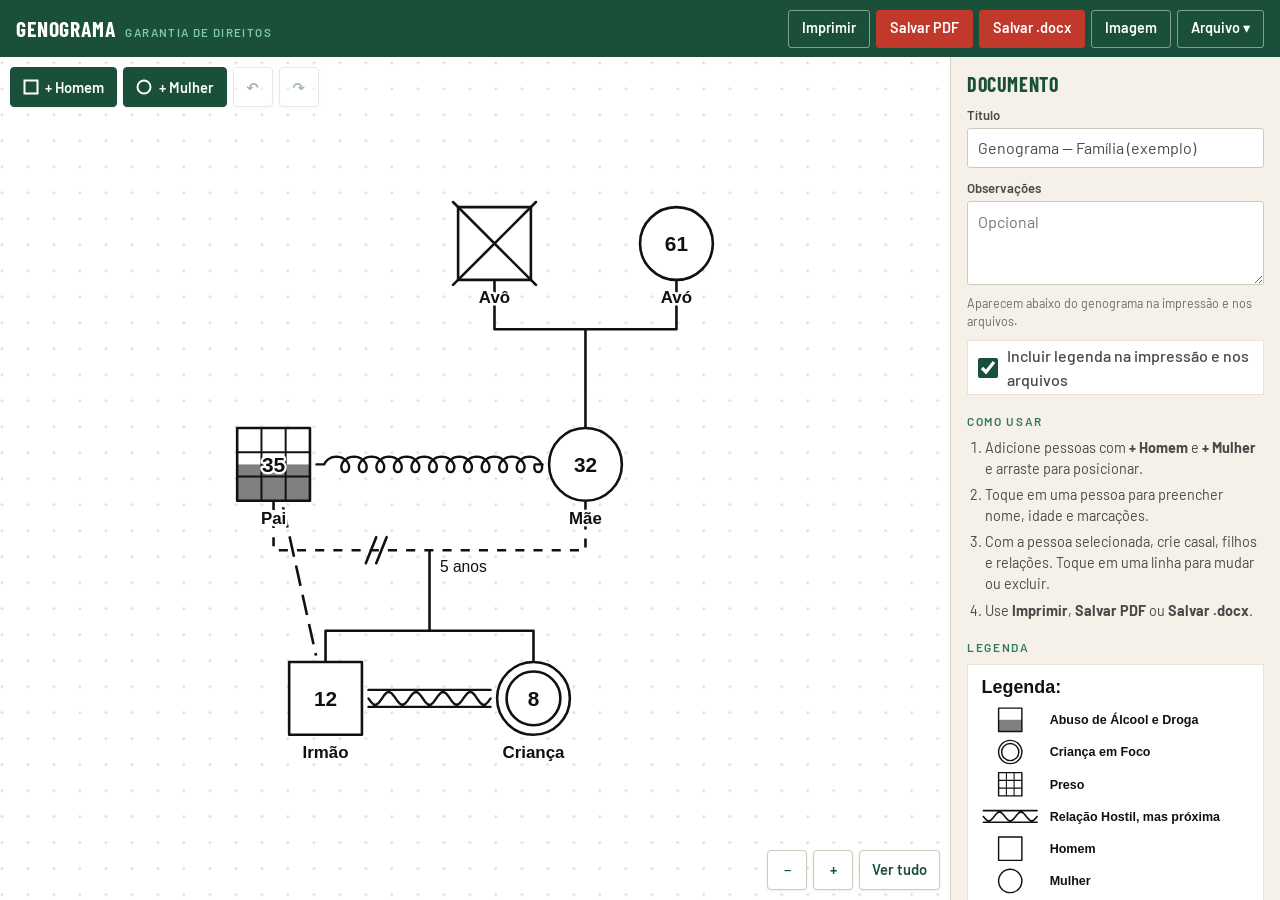
<file: genograma.html>
<!DOCTYPE html>
<html lang="pt-BR">
<head>
<meta charset="UTF-8">
<meta name="viewport" content="width=device-width, initial-scale=1.0, viewport-fit=cover">
<title>Genograma · Garantia de Direitos</title>
<meta name="theme-color" content="#1a4f3a">
<meta name="mobile-web-app-capable" content="yes">
<meta name="apple-mobile-web-app-capable" content="yes">
<meta name="apple-mobile-web-app-status-bar-style" content="black-translucent">
<meta name="apple-mobile-web-app-title" content="Genograma">
<meta name="format-detection" content="telephone=no">
<link rel="manifest" href="genograma.webmanifest">
<link rel="apple-touch-icon" href="icones/genograma-180.png">
<link rel="icon" type="image/png" sizes="192x192" href="icones/genograma-192.png">
<link rel="preconnect" href="https://fonts.googleapis.com">
<link href="https://fonts.googleapis.com/css2?family=Barlow+Condensed:wght@700;900&family=Barlow:wght@400;500;600&display=swap" rel="stylesheet" media="print" onload="this.media='all'">
<style id="pgcss"></style>
<style>
  *, *::before, *::after { box-sizing: border-box; margin: 0; padding: 0; }

  :root {
    --verde: #1a4f3a;
    --verde-claro: #2d7a57;
    --vermelho: #c0392b;
    --creme: #f5f0e8;
    --branco: #ffffff;
    --cinza: #4a4a4a;
    --cinza-claro: #e8e4da;
  }

  html, body { height: 100%; overscroll-behavior: none; }
  html { -webkit-text-size-adjust: 100%; text-size-adjust: 100%; }
  body {
    -webkit-tap-highlight-color: transparent;
    touch-action: manipulation;
    font-family: 'Barlow', system-ui, -apple-system, 'Segoe UI', sans-serif;
    background: var(--creme);
    color: var(--cinza);
    line-height: 1.45;
    height: 100vh;
    height: 100dvh;
    display: flex;
    flex-direction: column;
    overflow: hidden;
  }
  button, input, select, textarea { font: inherit; color: inherit; }

  /* CABEÇALHO */
  header {
    background: var(--verde);
    color: var(--creme);
    padding: 0.6rem 1rem;
    padding-top: calc(0.6rem + env(safe-area-inset-top, 0px));
    padding-left: calc(1rem + env(safe-area-inset-left, 0px));
    padding-right: calc(1rem + env(safe-area-inset-right, 0px));
    display: flex;
    flex-wrap: wrap;
    gap: 0.5rem 1rem;
    align-items: center;
    justify-content: space-between;
  }
  .marca { display: flex; align-items: baseline; gap: 0.6rem; }
  .marca .logo {
    font-family: 'Barlow Condensed', sans-serif;
    font-weight: 700;
    font-size: 1.35rem;
    letter-spacing: 0.04em;
    text-transform: uppercase;
    color: #fff;
  }
  .marca .tag {
    font-size: 0.72rem;
    font-weight: 600;
    letter-spacing: 0.12em;
    text-transform: uppercase;
    color: #7ecba8;
  }
  .acoes { display: flex; flex-wrap: wrap; gap: 0.4rem; align-items: center; }

  .btn {
    display: inline-flex;
    align-items: center;
    justify-content: center;
    gap: 0;
    min-height: 38px;
    padding: 0.35rem 0.8rem;
    border: 1px solid rgba(255,255,255,0.45);
    border-radius: 3px;
    background: transparent;
    color: #fff;
    font-weight: 600;
    font-size: 0.9rem;
    cursor: pointer;
    white-space: nowrap;
    user-select: none;
    -webkit-user-select: none;
  }
  .btn:hover { background: rgba(255,255,255,0.12); }
  .btn.dest { background: var(--vermelho); border-color: var(--vermelho); }
  .btn.dest:hover { background: #a93226; }
  .btn:disabled { opacity: 0.4; cursor: default; }

  .menu { position: relative; }
  .menu summary { list-style: none; }
  .menu summary::-webkit-details-marker { display: none; }
  .menu-lista {
    position: absolute;
    right: 0;
    top: calc(100% + 4px);
    z-index: 50;
    min-width: 210px;
    background: #fff;
    border: 1px solid var(--cinza-claro);
    border-radius: 4px;
    box-shadow: 0 8px 24px rgba(0,0,0,0.18);
    padding: 0.3rem;
    display: flex;
    flex-direction: column;
  }
  .menu-lista button {
    text-align: left;
    background: none;
    border: 0;
    padding: 0.6rem 0.7rem;
    border-radius: 3px;
    cursor: pointer;
    color: var(--cinza);
    font-weight: 500;
  }
  .menu-lista button:hover { background: var(--creme); }

  /* ÁREA DE TRABALHO */
  .app {
    flex: 1;
    min-height: 0;
    display: grid;
    grid-template-columns: minmax(0, 1fr) 330px;
  }
  .palco { position: relative; background: #fff; min-height: 0; min-width: 0; overflow: hidden; }
  #cv {
    width: 100%;
    height: 100%;
    display: block;
    touch-action: none;
    user-select: none;
    -webkit-user-select: none;
    -webkit-touch-callout: none;
    cursor: default;
  }
  .barra {
    position: absolute;
    top: 10px;
    left: calc(10px + env(safe-area-inset-left, 0px));
    display: flex;
    flex-wrap: wrap;
    gap: 6px;
    max-width: calc(100% - 20px);
  }
  .zoom { position: absolute; right: calc(10px + env(safe-area-inset-right, 0px)); bottom: 10px; display: flex; gap: 6px; }
  .bt {
    display: inline-flex;
    align-items: center;
    justify-content: center;
    gap: 0.4rem;
    min-height: 40px;
    min-width: 40px;
    padding: 0.3rem 0.75rem;
    background: #fff;
    border: 1px solid #cfc9bb;
    border-radius: 4px;
    font-weight: 600;
    font-size: 0.92rem;
    color: var(--verde);
    cursor: pointer;
    box-shadow: 0 1px 3px rgba(0,0,0,0.08);
    user-select: none;
    -webkit-user-select: none;
  }
  .bt:hover { background: var(--creme); }
  .bt:disabled { opacity: 0.4; cursor: default; }
  .bt svg { display: block; }
  .bt.cheio { background: var(--verde); border-color: var(--verde); color: #fff; }
  .bt.cheio:hover { background: var(--verde-claro); }
  .bt.perigo { color: var(--vermelho); border-color: #e3b7b1; }

  #faixa {
    position: absolute;
    left: 50%;
    top: 62px;
    transform: translateX(-50%);
    width: max-content;
    max-width: calc(100% - 20px);
    background: var(--verde);
    color: #fff;
    padding: 0.5rem 0.6rem 0.5rem 0.9rem;
    border-radius: 4px;
    font-weight: 600;
    font-size: 0.92rem;
    display: flex;
    align-items: center;
    gap: 0.8rem;
    box-shadow: 0 4px 14px rgba(0,0,0,0.2);
  }
  #faixa[hidden] { display: none; }
  #faixa button {
    background: rgba(255,255,255,0.18);
    border: 0;
    color: #fff;
    border-radius: 3px;
    padding: 0.3rem 0.6rem;
    font-weight: 600;
    cursor: pointer;
  }

  /* PAINEL */
  .painel {
    background: var(--creme);
    border-left: 1px solid #d8d2c4;
    display: flex;
    flex-direction: column;
    min-height: 0;
  }
  #alca {
    display: none;
    width: 100%;
    background: #ece6d9;
    border: 0;
    border-bottom: 1px solid #d8d2c4;
    padding: 0.45rem 1rem;
    font-weight: 600;
    font-size: 0.85rem;
    letter-spacing: 0.06em;
    text-transform: uppercase;
    color: var(--verde);
    cursor: pointer;
    text-align: left;
  }
  #pn {
    overflow-y: auto;
    -webkit-overflow-scrolling: touch;
    overscroll-behavior: contain;
    padding: 1rem;
    padding-right: calc(1rem + env(safe-area-inset-right, 0px));
    padding-bottom: calc(1rem + env(safe-area-inset-bottom, 0px));
    flex: 1;
    min-height: 0;
  }
  #pn h2 {
    font-family: 'Barlow Condensed', sans-serif;
    font-size: 1.25rem;
    font-weight: 700;
    text-transform: uppercase;
    letter-spacing: 0.03em;
    color: var(--verde);
    margin-bottom: 0.6rem;
    line-height: 1.15;
  }
  #pn h3 {
    font-size: 0.74rem;
    font-weight: 600;
    letter-spacing: 0.14em;
    text-transform: uppercase;
    color: var(--verde-claro);
    margin: 1.1rem 0 0.5rem;
  }
  .campo { display: block; margin-bottom: 0.7rem; }
  .campo > span { display: block; font-size: 0.82rem; font-weight: 600; margin-bottom: 0.2rem; }
  .campo input, .campo select, .campo textarea {
    width: 100%;
    min-height: 40px;
    padding: 0.45rem 0.6rem;
    border: 1px solid #cfc9bb;
    border-radius: 3px;
    background: #fff;
    font-size: 16px;
  }
  .campo textarea { min-height: 84px; resize: vertical; }
  .campo small { display: block; font-size: 0.78rem; opacity: 0.8; margin-top: 0.2rem; }
  .duas { display: grid; grid-template-columns: 1fr 96px; gap: 0.6rem; }
  .seg { display: grid; grid-template-columns: 1fr 1fr; gap: 0; margin-bottom: 0.8rem; }
  .seg button {
    min-height: 40px;
    border: 1px solid #cfc9bb;
    background: #fff;
    font-weight: 600;
    cursor: pointer;
    display: flex;
    align-items: center;
    justify-content: center;
    gap: 0.45rem;
  }
  .seg button:first-child { border-radius: 3px 0 0 3px; border-right: 0; }
  .seg button:last-child { border-radius: 0 3px 3px 0; }
  .seg button.on { background: var(--verde); border-color: var(--verde); color: #fff; }
  .marca-op {
    display: flex;
    align-items: center;
    gap: 0.6rem;
    min-height: 40px;
    padding: 0.2rem 0.6rem;
    background: #fff;
    border: 1px solid var(--cinza-claro);
    margin-top: -1px;
    cursor: pointer;
    font-weight: 500;
  }
  .marca-op input { width: 20px; height: 20px; accent-color: var(--verde); flex: none; }
  .marca-op svg { flex: none; }
  .grupo { display: flex; flex-wrap: wrap; gap: 6px; }
  .grupo .bt { flex: 1 1 auto; }
  .nota { font-size: 0.8rem; opacity: 0.85; margin-top: 0.9rem; }
  .passos { padding-left: 1.1rem; font-size: 0.9rem; }
  .passos li { margin-bottom: 0.35rem; }
  .leg-box { background: #fff; border: 1px solid var(--cinza-claro); padding: 0.6rem; }
  .leg-box svg { display: block; width: 100%; height: auto; }
  .fim { margin-top: 1.2rem; padding-top: 0.9rem; border-top: 1px solid #d8d2c4; }

  #toast {
    position: fixed;
    left: 50%;
    bottom: calc(22px + env(safe-area-inset-bottom, 0px));
    transform: translateX(-50%);
    background: #111;
    color: #fff;
    padding: 0.6rem 1rem;
    border-radius: 4px;
    font-size: 0.92rem;
    font-weight: 500;
    max-width: calc(100vw - 32px);
    z-index: 100;
    opacity: 0;
    pointer-events: none;
    transition: opacity 0.2s;
  }
  #toast.on { opacity: 1; }

  #print { display: none; }

  /* FOLHA (arquivo pronto / instalar) */
  #folha {
    position: fixed;
    inset: 0;
    z-index: 200;
    background: rgba(0,0,0,0.45);
    display: flex;
    align-items: flex-end;
    justify-content: center;
  }
  #folha[hidden] { display: none; }
  .folha-cx {
    width: 100%;
    max-width: 460px;
    max-height: 90%;
    overflow-y: auto;
    background: var(--creme);
    border-radius: 14px 14px 0 0;
    padding: 1.2rem 1.1rem calc(1.1rem + env(safe-area-inset-bottom, 0px));
    box-shadow: 0 -8px 30px rgba(0,0,0,0.25);
  }
  .folha-cx h2 {
    font-family: 'Barlow Condensed', sans-serif;
    font-size: 1.4rem;
    font-weight: 700;
    text-transform: uppercase;
    letter-spacing: 0.03em;
    color: var(--verde);
    line-height: 1.15;
    margin-bottom: 0.3rem;
  }
  .folha-cx p { margin-bottom: 0.8rem; }
  .folha-cx .arq { font-weight: 600; word-break: break-all; }
  .folha-cx ol { padding-left: 1.2rem; margin-bottom: 0.9rem; }
  .folha-cx li { margin-bottom: 0.4rem; }
  .folha-cx .bt { width: 100%; min-height: 48px; margin-top: 8px; text-decoration: none; font-size: 1rem; }
  @media (min-width: 761px) {
    #folha { align-items: center; }
    .folha-cx { border-radius: 10px; padding-bottom: 1.1rem; }
  }

  @media (max-width: 760px) {
    header { padding: 0.5rem 0.75rem; }
    .marca .tag { display: none; }
    .btn { padding: 0.3rem 0.6rem; font-size: 0.85rem; gap: 0; }
    .so-g { display: none; }
    .acoes { gap: 0.35rem; }
    .app { grid-template-columns: minmax(0, 1fr); grid-template-rows: minmax(0, 1fr) auto; }
    .painel { border-left: 0; border-top: 1px solid #d8d2c4; max-height: 46vh; max-height: 46dvh; }
    #alca { display: block; padding-left: calc(1rem + env(safe-area-inset-left, 0px)); }
    #pn { padding-left: calc(1rem + env(safe-area-inset-left, 0px)); }
    .painel.fechado #alca { padding-bottom: calc(0.45rem + env(safe-area-inset-bottom, 0px)); }
    .painel.fechado #pn { display: none; }
  }

  @media print {
    html, body {
      height: auto !important;
      overflow: visible !important;
      display: block !important;
      background: #fff !important;
    }
    body > *:not(#print) { display: none !important; }
    #print { display: block !important; }
  }
</style>
</head>
<body>

<header>
  <div class="marca">
    <span class="logo">Genograma</span>
    <span class="tag">Garantia de Direitos</span>
  </div>
  <div class="acoes">
    <button class="btn" data-act="imprimir">Imprimir</button>
    <button class="btn dest" data-act="pdf"><span class="so-g">Salvar&nbsp;</span>PDF</button>
    <button class="btn dest" data-act="docx"><span class="so-g">Salvar&nbsp;</span>.docx</button>
    <button class="btn" data-act="png">Imagem</button>
    <details class="menu">
      <summary class="btn">Arquivo ▾</summary>
      <div class="menu-lista">
        <button data-act="novo">Novo genograma (limpar)</button>
        <button data-act="exemplo">Carregar exemplo</button>
        <button data-act="salvar">Salvar projeto para editar depois</button>
        <button data-act="abrir">Abrir projeto salvo…</button>
        <button data-act="instalar" id="mInstalar" hidden>Instalar no iPhone ou iPad</button>
      </div>
    </details>
  </div>
</header>

<div class="app">
  <div class="palco" id="palco">
    <svg id="cv" xmlns="http://www.w3.org/2000/svg" role="img" aria-label="Área de desenho do genograma"></svg>
    <div class="barra">
      <button class="bt cheio" data-act="addH" title="Adicionar homem">
        <svg width="16" height="16" viewBox="0 0 16 16"><rect x="1.5" y="1.5" width="13" height="13" fill="none" stroke="currentColor" stroke-width="2"/></svg>
        + Homem
      </button>
      <button class="bt cheio" data-act="addM" title="Adicionar mulher">
        <svg width="16" height="16" viewBox="0 0 16 16"><circle cx="8" cy="8" r="6.5" fill="none" stroke="currentColor" stroke-width="2"/></svg>
        + Mulher
      </button>
      <button class="bt" id="bUndo" data-act="undo" title="Desfazer" aria-label="Desfazer">↶</button>
      <button class="bt" id="bRedo" data-act="redo" title="Refazer" aria-label="Refazer">↷</button>
    </div>
    <div id="faixa" hidden><span id="faixaTxt"></span><button data-act="cancelar">Cancelar</button></div>
    <div class="zoom">
      <button class="bt" data-act="zoomOut" title="Diminuir" aria-label="Diminuir zoom">−</button>
      <button class="bt" data-act="zoomIn" title="Aumentar" aria-label="Aumentar zoom">+</button>
      <button class="bt" data-act="fit" title="Ver tudo">Ver tudo</button>
    </div>
  </div>
  <aside class="painel" id="painel">
    <button id="alca" data-act="alca"></button>
    <div id="pn"></div>
  </aside>
</div>

<div id="toast" role="status" aria-live="polite"></div>
<div id="print"></div>
<div id="folha" hidden><div class="folha-cx" id="folhaCx" role="dialog" aria-modal="true" aria-labelledby="folhaT"></div></div>
<input type="file" id="arq" accept=".json,application/json" hidden>

<script>
(function () {
'use strict';

/* ---------- constantes e utilidades ---------- */
var R = 28;                       // metade do lado/raio do símbolo
var INK = '#111';
var GREY = '#808080';
var FONT = 'Arial, Helvetica, sans-serif';
var KEY = 'genograma.v1';
var TIPOS_REL = {
  abusiva: 'Relação abusiva',
  distante: 'Relação distante',
  hostil: 'Relação hostil, mas próxima',
  rompimento: 'Rompimento de relação'
};

var $ = function (s) { return document.querySelector(s); };
var cv = $('#cv'), pn = $('#pn');
function esc(s) {
  return String(s == null ? '' : s).replace(/[&<>"]/g, function (c) {
    return { '&': '&amp;', '<': '&lt;', '>': '&gt;', '"': '&quot;' }[c];
  });
}
function n1(v) { return Math.round(v * 10) / 10; }
var mctx = document.createElement('canvas').getContext('2d');
function larg(t, font) { mctx.font = font; return mctx.measureText(t || '').width; }

/* ---------- estado ---------- */
function vazio() {
  return { v: 1, titulo: 'Genograma', obs: '', legenda: true, seq: 1,
           pessoas: [], unioes: [], filhos: [], relacoes: [] };
}
function exemplo() {
  var s = vazio();
  s.titulo = 'Genograma — Família (exemplo)';
  s.pessoas = [
    { id: 'p1', sexo: 'M', nome: 'Avô', idade: '', x: 420, y: 100, morte: true },
    { id: 'p2', sexo: 'F', nome: 'Avó', idade: '61', x: 560, y: 100 },
    { id: 'p3', sexo: 'M', nome: 'Pai', idade: '35', x: 250, y: 270, alcool: true, preso: true },
    { id: 'p4', sexo: 'F', nome: 'Mãe', idade: '32', x: 490, y: 270 },
    { id: 'p5', sexo: 'M', nome: 'Irmão', idade: '12', x: 290, y: 450 },
    { id: 'p6', sexo: 'F', nome: 'Criança', idade: '8', x: 450, y: 450, foco: true }
  ];
  s.unioes = [
    { id: 'u7', a: 'p1', b: 'p2', tipo: 'oficial', rompida: false, rotulo: '' },
    { id: 'u8', a: 'p3', b: 'p4', tipo: 'naooficial', rompida: true, rotulo: '5 anos' }
  ];
  s.filhos = [
    { id: 'f9', de: 'u7', filho: 'p4' },
    { id: 'f10', de: 'u8', filho: 'p5' },
    { id: 'f11', de: 'u8', filho: 'p6' }
  ];
  s.relacoes = [
    { id: 'r12', a: 'p3', b: 'p4', tipo: 'abusiva', rotulo: '' },
    { id: 'r13', a: 'p5', b: 'p6', tipo: 'hostil', rotulo: '' },
    { id: 'r14', a: 'p3', b: 'p5', tipo: 'distante', rotulo: '' }
  ];
  s.seq = 15;
  return s;
}
/* Valida e limpa um projeto vindo de arquivo ou do armazenamento local. */
function normalizar(o) {
  if (!o || typeof o !== 'object' || !Array.isArray(o.pessoas)) return null;
  var s = vazio(), ids = {}, max = 0;
  function num(id) { var m = /(\d+)$/.exec(String(id)); if (m) max = Math.max(max, +m[1]); }
  s.titulo = typeof o.titulo === 'string' ? o.titulo : 'Genograma';
  s.obs = typeof o.obs === 'string' ? o.obs : '';
  s.legenda = o.legenda !== false;
  o.pessoas.forEach(function (p) {
    if (!p || typeof p.id !== 'string' || ids[p.id] || !isFinite(p.x) || !isFinite(p.y)) return;
    ids[p.id] = 1; num(p.id);
    s.pessoas.push({ id: p.id, sexo: p.sexo === 'F' ? 'F' : 'M', nome: String(p.nome || ''),
      idade: String(p.idade || ''), x: +p.x, y: +p.y,
      foco: !!p.foco, alcool: !!p.alcool, preso: !!p.preso, morte: !!p.morte });
  });
  var us = {};
  (o.unioes || []).forEach(function (u) {
    if (!u || typeof u.id !== 'string' || !ids[u.a] || !ids[u.b] || u.a === u.b || us[u.id]) return;
    us[u.id] = 1; num(u.id);
    s.unioes.push({ id: u.id, a: u.a, b: u.b, tipo: u.tipo === 'naooficial' ? 'naooficial' : 'oficial',
      rompida: !!u.rompida, rotulo: String(u.rotulo || '') });
  });
  var temPai = {};
  (o.filhos || []).forEach(function (f) {
    if (!f || typeof f.id !== 'string' || !ids[f.filho] || temPai[f.filho]) return;
    if (!ids[f.de] && !us[f.de]) return;
    temPai[f.filho] = 1; num(f.id);
    s.filhos.push({ id: f.id, de: f.de, filho: f.filho });
  });
  (o.relacoes || []).forEach(function (r) {
    if (!r || typeof r.id !== 'string' || !ids[r.a] || !ids[r.b] || r.a === r.b) return;
    num(r.id);
    s.relacoes.push({ id: r.id, a: r.a, b: r.b, tipo: TIPOS_REL[r.tipo] ? r.tipo : 'distante',
      rotulo: String(r.rotulo || '') });
  });
  s.seq = max + 1;
  return s;
}

var S, sel = null, pick = null, view = { x: 0, y: 0, k: 1 };
var hist = [], fut = [], ultimo = '', ultTipoRel = 'abusiva', painelFechado = false;

function P(id) { for (var i = 0; i < S.pessoas.length; i++) if (S.pessoas[i].id === id) return S.pessoas[i]; return null; }
function U(id) { for (var i = 0; i < S.unioes.length; i++) if (S.unioes[i].id === id) return S.unioes[i]; return null; }
function Rl(id) { for (var i = 0; i < S.relacoes.length; i++) if (S.relacoes[i].id === id) return S.relacoes[i]; return null; }
function Fl(id) { for (var i = 0; i < S.filhos.length; i++) if (S.filhos[i].id === id) return S.filhos[i]; return null; }
function nid(pre) { return pre + (S.seq++); }
function nomeDe(p) { return p && p.nome ? p.nome : (p && p.sexo === 'F' ? 'mulher sem nome' : 'homem sem nome'); }

function salvarLocal() { try { localStorage.setItem(KEY, ultimo); } catch (e) {} }
function commit() {
  var j = JSON.stringify(S);
  if (j === ultimo) return;
  hist.push(ultimo);
  if (hist.length > 80) hist.shift();
  fut.length = 0;
  ultimo = j;
  salvarLocal();
  botoes();
}
function restaurar(j) {
  ultimo = j; S = JSON.parse(j); sel = null; pick = null;
  salvarLocal(); tudo();
}
function desfazer() { commit(); if (!hist.length) return; fut.push(ultimo); restaurar(hist.pop()); }
function refazer() { if (!fut.length) return; hist.push(ultimo); restaurar(fut.pop()); }
function botoes() { $('#bUndo').disabled = !hist.length; $('#bRedo').disabled = !fut.length; }

/* ---------- geometria ---------- */
function geoU(u) {
  var a = P(u.a), b = P(u.b);
  if (!a || !b) return null;
  return { a: a, b: b, uy: Math.max(a.y, b.y) + R + 38, mx: (a.x + b.x) / 2 };
}
/* Ponto de onde descem os filhos: meio da linha do casal ou base de uma pessoa. */
function origem(de) {
  var u = U(de);
  if (u) { var g = geoU(u); return g ? { x: g.mx, y: g.uy } : null; }
  var p = P(de);
  return p ? { x: p.x, y: p.y + R } : null;
}
/* Ponto na borda do símbolo de p, na direção de (tx, ty). */
function borda(p, tx, ty) {
  var dx = tx - p.x, dy = ty - p.y, d = Math.hypot(dx, dy) || 1;
  var ux = dx / d, uy = dy / d;
  var dist = (p.sexo === 'M' ? R / Math.max(Math.abs(ux), Math.abs(uy)) : R) + 5;
  return [p.x + ux * dist, p.y + uy * dist];
}

/* ---------- desenho (SVG com atributos embutidos, usado na tela e na exportação) ---------- */
function st(dash, w) {
  return 'stroke="' + INK + '" stroke-width="' + (w || 2) + '" fill="none" stroke-linejoin="round" stroke-linecap="' +
    (dash ? 'butt' : 'round') + '"' + (dash ? ' stroke-dasharray="' + dash + '"' : '');
}
function txt(s, x, y, size, o) {
  o = o || {};
  return '<text x="' + n1(x) + '" y="' + n1(y) + '" font-family="' + FONT + '" font-size="' + size +
    '" font-weight="' + (o.w || 400) + '" text-anchor="' + (o.a || 'middle') + '" fill="' + INK + '"' +
    (o.halo ? ' stroke="#fff" stroke-width="' + o.halo + '" stroke-linejoin="round" paint-order="stroke"' : '') +
    '>' + esc(s) + '</text>';
}
function simbolo(p, x, y, r) {
  var m = p.sexo === 'M', sw = r >= 20 ? 2 : 1.6, s = '';
  s += m ? '<rect x="' + (x - r) + '" y="' + (y - r) + '" width="' + 2 * r + '" height="' + 2 * r + '" fill="#fff"/>'
         : '<circle cx="' + x + '" cy="' + y + '" r="' + r + '" fill="#fff"/>';
  if (p.alcool) {
    s += m ? '<rect x="' + (x - r) + '" y="' + y + '" width="' + 2 * r + '" height="' + r + '" fill="' + GREY + '"/>'
           : '<path d="M' + (x - r) + ' ' + y + 'A' + r + ' ' + r + ' 0 0 0 ' + (x + r) + ' ' + y + 'Z" fill="' + GREY + '"/>';
  }
  if (p.preso) {
    var d = '';
    [-r / 3, r / 3].forEach(function (o) {
      var h = m ? r : Math.sqrt(r * r - o * o);
      d += 'M' + n1(x + o) + ' ' + n1(y - h) + 'V' + n1(y + h) + 'M' + n1(x - h) + ' ' + n1(y + o) + 'H' + n1(x + h);
    });
    s += '<path d="' + d + '" stroke="' + INK + '" stroke-width="' + n1(sw * 0.75) + '" fill="none"/>';
  }
  s += m ? '<rect x="' + (x - r) + '" y="' + (y - r) + '" width="' + 2 * r + '" height="' + 2 * r + '" ' + st(null, sw) + '/>'
         : '<circle cx="' + x + '" cy="' + y + '" r="' + r + '" ' + st(null, sw) + '/>';
  if (p.foco) {
    var i = n1(r * 0.74);
    s += m ? '<rect x="' + n1(x - i) + '" y="' + n1(y - i) + '" width="' + 2 * i + '" height="' + 2 * i + '" ' + st(null, sw) + '/>'
           : '<circle cx="' + x + '" cy="' + y + '" r="' + i + '" ' + st(null, sw) + '/>';
  }
  if (p.morte) {
    var e = n1(m ? r * 1.14 : r * 0.92);
    s += '<path d="M' + (x - e) + ' ' + (y - e) + 'L' + (x + e) + ' ' + (y + e) + 'M' + (x + e) + ' ' + (y - e) +
         'L' + (x - e) + ' ' + (y + e) + '" ' + st(null, sw) + '/>';
  }
  return s;
}
/* Linha de relação entre dois pontos, no estilo da legenda. */
function linhaRel(tipo, x1, y1, x2, y2) {
  var L = Math.hypot(x2 - x1, y2 - y1);
  if (L < 1) return '';
  var ux = (x2 - x1) / L, uy = (y2 - y1) / L, vx = -uy, vy = ux;
  function pt(a, b) { return n1(x1 + ux * a + vx * b) + ' ' + n1(y1 + uy * a + vy * b); }
  var reta = 'M' + pt(0, 0) + 'L' + pt(L, 0), d, t, i, n;
  if (tipo === 'distante') return '<path d="' + reta + '" ' + st('16 7') + '/>';
  if (tipo === 'naooficial') return '<path d="' + reta + '" ' + st('7 7') + '/>';
  if (tipo === 'rompimento') {
    d = reta;
    [-5, 3].forEach(function (o) { d += 'M' + pt(L / 2 + o - 3, 10) + 'L' + pt(L / 2 + o + 5, -10); });
    return '<path d="' + d + '" ' + st() + '/>';
  }
  if (tipo === 'hostil') {
    n = Math.max(2, Math.round(L / 11));
    d = 'M' + pt(0, 6.5) + 'L' + pt(L, 6.5) + 'M' + pt(0, -6.5) + 'L' + pt(L, -6.5) + 'M' + pt(0, 0);
    var passos = Math.max(8, Math.ceil(L / 2));
    for (i = 1; i <= passos; i++) {
      t = i / passos;
      d += 'L' + pt(L * t, 5 * Math.sin(Math.PI * n * t));
    }
    return '<path d="' + d + '" ' + st(null, 1.8) + '/>';
  }
  /* abusiva: linha em espiral (laços) */
  var lead = Math.min(6, L / 4), Li = L - 2 * lead, r = 6;
  n = Math.max(2, Math.round(Li / 13));
  var T = 2 * Math.PI * n, c = Li / T, N = n * 28;
  d = 'M' + pt(0, 0) + 'L' + pt(lead, 0);
  for (i = 1; i <= N; i++) {
    t = T * i / N;
    d += 'L' + pt(lead + c * t + r * (1 - Math.cos(t)), -r * Math.sin(t));
  }
  d += 'L' + pt(L, 0);
  return '<path d="' + d + '" ' + st(null, 1.8) + '/>';
}

function cena(tela) {
  var fundo = '', linhas = '', hits = '', gente = '';
  function eSel(k, id) { return tela && sel && sel.kind === k && sel.id === id; }
  function halo(d) { return '<path d="' + d + '" stroke="#2d7a57" stroke-opacity="0.3" stroke-width="16" fill="none" stroke-linecap="round" stroke-linejoin="round"/>'; }
  function hit(d, k, id) {
    return '<path d="' + d + '" data-kind="' + k + '" data-id="' + id +
      '" stroke="#000" stroke-opacity="0" stroke-width="24" fill="none" pointer-events="stroke" style="cursor:pointer"/>';
  }

  /* filiação */
  var grupos = {};
  S.filhos.forEach(function (f) { (grupos[f.de] = grupos[f.de] || []).push(f); });
  Object.keys(grupos).forEach(function (de) {
    var o = origem(de);
    var fs = grupos[de].filter(function (f) { return P(f.filho); });
    if (!o || !fs.length) return;
    var ks = fs.map(function (f) { return P(f.filho); });
    var by = Math.min.apply(null, ks.map(function (k) { return k.y; })) - R - 24;
    if (by < o.y + 10) by = o.y + 10;
    var xs = ks.map(function (k) { return k.x; }).concat(o.x);
    var d = 'M' + o.x + ' ' + o.y + 'V' + by + 'M' + Math.min.apply(null, xs) + ' ' + by + 'H' + Math.max.apply(null, xs);
    fs.forEach(function (f, i) {
      var seg = 'M' + ks[i].x + ' ' + by + 'V' + (ks[i].y - R);
      d += seg;
      if (eSel('filho', f.id)) fundo += halo(seg);
      if (tela) hits += hit(seg, 'filho', f.id);
    });
    linhas += '<path d="' + d + '" ' + st() + '/>';
  });

  /* casais */
  S.unioes.forEach(function (u) {
    var g = geoU(u);
    if (!g) return;
    var a = g.a, b = g.b, uy = g.uy, mx = g.mx;
    var d = 'M' + a.x + ' ' + (a.y + R) + 'V' + uy + 'H' + b.x + 'V' + (b.y + R);
    if (eSel('uniao', u.id)) fundo += halo(d);
    linhas += '<path d="' + d + '" ' + st(u.tipo === 'naooficial' ? '7 7' : null) + '/>';
    if (u.rompida) {
      var sx = mx - Math.min(40, Math.abs(b.x - a.x) / 4);
      linhas += '<path d="M' + (sx - 9) + ' ' + (uy + 10) + 'L' + (sx - 1) + ' ' + (uy - 10) +
                'M' + (sx - 1) + ' ' + (uy + 10) + 'L' + (sx + 7) + ' ' + (uy - 10) + '" ' + st() + '/>';
    }
    if (u.rotulo) {
      var temFilho = S.filhos.some(function (f) { return f.de === u.id; });
      linhas += txt(u.rotulo, temFilho ? mx + 8 : mx, uy + 17, 12, { a: temFilho ? 'start' : 'middle', halo: 3 });
    }
    if (tela) hits += hit(d, 'uniao', u.id);
  });

  /* relações */
  S.relacoes.forEach(function (r) {
    var a = P(r.a), b = P(r.b);
    if (!a || !b || Math.hypot(b.x - a.x, b.y - a.y) < 2 * R + 20) return;
    var p1 = borda(a, b.x, b.y), p2 = borda(b, a.x, a.y);
    var d = 'M' + n1(p1[0]) + ' ' + n1(p1[1]) + 'L' + n1(p2[0]) + ' ' + n1(p2[1]);
    if (eSel('relacao', r.id)) fundo += halo(d);
    linhas += linhaRel(r.tipo, p1[0], p1[1], p2[0], p2[1]);
    if (r.rotulo) {
      var L = Math.hypot(p2[0] - p1[0], p2[1] - p1[1]);
      var nx = -(p2[1] - p1[1]) / L, ny = (p2[0] - p1[0]) / L;
      if (ny > 0) { nx = -nx; ny = -ny; }
      linhas += txt(r.rotulo, (p1[0] + p2[0]) / 2 + nx * 18, (p1[1] + p2[1]) / 2 + ny * 18 + 4, 12, { halo: 3 });
    }
    if (tela) hits += hit(d, 'relacao', r.id);
  });

  /* pessoas */
  S.pessoas.forEach(function (p) {
    var g = simbolo(p, p.x, p.y, R);
    if (p.idade) g += txt(p.idade, p.x, p.y + 5.5, 16, { w: 700, halo: 3.5 });
    if (p.nome) g += txt(p.nome, p.x, p.y + R + 18, 13, { w: 700, halo: 4 });
    if (tela) {
      var s = eSel('pessoa', p.id) || (pick && (pick.de === p.id || pick.filho === p.id));
      g = '<g data-kind="pessoa" data-id="' + p.id + '" style="cursor:grab">' +
          '<rect x="' + (p.x - R - 8) + '" y="' + (p.y - R - 8) + '" width="' + (2 * R + 16) + '" height="' + (2 * R + 16) +
          '" rx="8" fill="#2d7a57" fill-opacity="' + (s ? 0.12 : 0) + '"' +
          (s ? ' stroke="#2d7a57" stroke-width="2" stroke-dasharray="5 4"' : '') + '/>' + g + '</g>';
    }
    gente += g;
  });
  return fundo + linhas + hits + gente;
}

function legenda(cols) {
  var itens = [
    ['s', { sexo: 'M', alcool: 1 }, 'Abuso de Álcool e Droga'],
    ['s', { sexo: 'F', foco: 1 }, 'Criança em Foco'],
    ['s', { sexo: 'M', preso: 1 }, 'Preso'],
    ['l', 'hostil', 'Relação Hostil, mas próxima'],
    ['s', { sexo: 'M' }, 'Homem'],
    ['s', { sexo: 'F' }, 'Mulher'],
    ['l', 'abusiva', 'Relação Abusiva'],
    ['l', 'distante', 'Relação Distante'],
    ['l', 'naooficial', 'Relação não oficial'],
    ['l', 'rompimento', 'Rompimento de relação'],
    ['x', null, 'Morte']
  ];
  var rh = 36, cw = 340, sx = 64, per = cols === 2 ? 6 : itens.length;
  var s = txt('Legenda:', 0, 20, 20, { w: 700, a: 'start' });
  itens.forEach(function (it, i) {
    var x = Math.floor(i / per) * cw, y = 50 + (i % per) * rh;
    if (it[0] === 's') s += simbolo(it[1], x + sx / 2, y, 13);
    else if (it[0] === 'l') s += linhaRel(it[1], x + 2, y, x + sx - 2, y);
    else s += '<path d="M' + (x + sx / 2 - 10) + ' ' + (y - 10) + 'l20 20m0 -20l-20 20" ' + st() + '/>';
    s += txt(it[2], x + sx + 12, y + 5, 14, { w: 700, a: 'start' });
  });
  return { w: cols === 2 ? 600 : 300, h: 50 + per * rh - 8, svg: s };
}

function limites() {
  if (!S.pessoas.length) return null;
  var x0 = 1e9, y0 = 1e9, x1 = -1e9, y1 = -1e9;
  S.pessoas.forEach(function (p) {
    var hw = Math.max(R + 10, larg(p.nome, '700 13px ' + FONT) / 2 + 6);
    x0 = Math.min(x0, p.x - hw); x1 = Math.max(x1, p.x + hw);
    y0 = Math.min(y0, p.y - R - 12); y1 = Math.max(y1, p.y + R + (p.nome ? 28 : 12));
  });
  S.unioes.forEach(function (u) {
    var g = geoU(u);
    if (!g) return;
    y1 = Math.max(y1, g.uy + (u.rotulo ? 26 : 14));
    if (u.rotulo) x1 = Math.max(x1, g.mx + 12 + larg(u.rotulo, '12px ' + FONT));
  });
  S.relacoes.forEach(function (r) {
    var a = P(r.a), b = P(r.b);
    if (!a || !b || !r.rotulo) return;
    var hw = larg(r.rotulo, '12px ' + FONT) / 2 + 6, mx = (a.x + b.x) / 2, my = (a.y + b.y) / 2;
    x0 = Math.min(x0, mx - hw - 18); x1 = Math.max(x1, mx + hw + 18); y0 = Math.min(y0, my - 36);
  });
  return { x: x0, y: y0, w: x1 - x0, h: y1 - y0 };
}

/* ---------- tela ---------- */
function desenhar() {
  var w = cv.clientWidth, h = cv.clientHeight;
  if (!w || !h) return;
  var vw = w / view.k, vh = h / view.k;
  cv.setAttribute('viewBox', n1(view.x) + ' ' + n1(view.y) + ' ' + n1(vw) + ' ' + n1(vh));
  cv.innerHTML =
    '<defs><pattern id="pontos" width="20" height="20" patternUnits="userSpaceOnUse">' +
    '<circle cx="1" cy="1" r="1" fill="#ddd8cc"/></pattern></defs>' +
    '<rect x="' + n1(view.x) + '" y="' + n1(view.y) + '" width="' + n1(vw) + '" height="' + n1(vh) + '" fill="url(#pontos)"/>' +
    cena(true);
}
function ajustar() {
  var b = limites(), w = cv.clientWidth, h = cv.clientHeight;
  if (!w || !h) return;
  if (!b) { view = { x: -w / 2, y: -h / 2, k: 1 }; return; }
  var k = Math.min((w - 40) / b.w, (h - Math.min(130, h * 0.4)) / b.h);
  view.k = Math.max(0.25, Math.min(1.3, k));
  view.x = b.x + b.w / 2 - w / (2 * view.k);
  view.y = b.y + b.h / 2 - (h + 6) / (2 * view.k);
}
function zoom(f, px, py) {
  var k = Math.min(3, Math.max(0.25, view.k * f));
  var wx = view.x + px / view.k, wy = view.y + py / view.k;
  view.k = k; view.x = wx - px / k; view.y = wy - py / k;
  desenhar();
}
var toastT;
function toast(m) {
  var t = $('#toast');
  t.textContent = m; t.classList.add('on');
  clearTimeout(toastT);
  toastT = setTimeout(function () { t.classList.remove('on'); }, 3200);
}
function faixa() {
  var f = $('#faixa');
  if (!pick) { f.hidden = true; return; }
  var m = {
    casal: 'Toque na outra pessoa do casal',
    rel: 'Toque na outra pessoa da relação',
    filhoDe: 'Toque na linha do casal (ou em uma pessoa, se for só um responsável)',
    ligarFilho: 'Toque na pessoa que é filho(a)'
  };
  $('#faixaTxt').textContent = m[pick.t];
  f.hidden = false;
}

/* ---------- painel ---------- */
function icone(p) {
  return '<svg width="26" height="26" viewBox="-17 -17 34 34" aria-hidden="true">' + simbolo(p, 0, 0, 13) + '</svg>';
}
function painel() {
  var h = '', p, u, r, f, a, b, k;
  if (!sel) {
    var lg = legenda(1);
    h = '<h2>Documento</h2>' +
      '<label class="campo"><span>Título</span><input data-f="titulo" value="' + esc(S.titulo) + '" placeholder="Ex.: Genograma — Família Silva"></label>' +
      '<label class="campo"><span>Observações</span><textarea data-f="obs" placeholder="Opcional">' + esc(S.obs) + '</textarea>' +
      '<small>Aparecem abaixo do genograma na impressão e nos arquivos.</small></label>' +
      '<label class="marca-op"><input type="checkbox" data-f="legenda"' + (S.legenda ? ' checked' : '') + '>Incluir legenda na impressão e nos arquivos</label>' +
      '<h3>Como usar</h3><ol class="passos">' +
      '<li>Adicione pessoas com <b>+ Homem</b> e <b>+ Mulher</b> e arraste para posicionar.</li>' +
      '<li>Toque em uma pessoa para preencher nome, idade e marcações.</li>' +
      '<li>Com a pessoa selecionada, crie casal, filhos e relações. Toque em uma linha para mudar ou excluir.</li>' +
      '<li>Use <b>Imprimir</b>, <b>Salvar PDF</b> ou <b>Salvar .docx</b>.</li></ol>' +
      '<h3>Legenda</h3><div class="leg-box"><svg viewBox="-4 0 ' + (lg.w + 8) + ' ' + (lg.h + 4) + '">' + lg.svg + '</svg></div>' +
      '<p class="nota">Os dados ficam guardados somente neste aparelho, no navegador. Nada é enviado pela internet. ' +
      'Em aparelho compartilhado, use <b>Arquivo → Novo genograma</b> ao terminar.</p>';
  } else if (sel.kind === 'pessoa' && (p = P(sel.id))) {
    h = '<h2>Pessoa</h2>' +
      '<div class="duas"><label class="campo"><span>Nome</span><input data-f="nome" value="' + esc(p.nome) + '" placeholder="Nome ou parentesco"></label>' +
      '<label class="campo"><span>Idade</span><input data-f="idade" value="' + esc(p.idade) + '" maxlength="5" inputmode="numeric"></label></div>' +
      '<div class="seg"><button data-act="sexoM" class="' + (p.sexo === 'M' ? 'on' : '') + '">Homem</button>' +
      '<button data-act="sexoF" class="' + (p.sexo === 'F' ? 'on' : '') + '">Mulher</button></div>' +
      [['foco', 'Criança em foco'], ['alcool', 'Abuso de álcool e droga'], ['preso', p.sexo === 'F' ? 'Presa' : 'Preso'], ['morte', 'Morte']].map(function (c) {
        var o = { sexo: p.sexo }; o[c[0]] = 1;
        return '<label class="marca-op"><input type="checkbox" data-f="' + c[0] + '"' + (p[c[0]] ? ' checked' : '') + '>' + icone(o) + c[1] + '</label>';
      }).join('') +
      '<h3>Família</h3><div class="grupo">' +
      '<button class="bt" data-act="parceiro">+ Companheiro(a)</button>' +
      '<button class="bt" data-act="casalCom">Casal com…</button>' +
      '<button class="bt" data-act="filho">+ Filho</button>' +
      '<button class="bt" data-act="filha">+ Filha</button>' +
      '<button class="bt" data-act="filhoDe">É filho(a) de…</button></div>' +
      '<h3>Relação com outra pessoa</h3>' +
      '<label class="campo"><select id="relTipo">' + Object.keys(TIPOS_REL).map(function (t) {
        return '<option value="' + t + '"' + (t === ultTipoRel ? ' selected' : '') + '>' + TIPOS_REL[t] + '</option>';
      }).join('') + '</select></label>' +
      '<div class="grupo"><button class="bt" data-act="relCom">Ligar a outra pessoa…</button></div>' +
      '<div class="fim grupo"><button class="bt perigo" data-act="excluir">Excluir pessoa</button></div>';
  } else if (sel.kind === 'uniao' && (u = U(sel.id))) {
    a = P(u.a); b = P(u.b);
    h = '<h2>Casal: ' + esc(nomeDe(a)) + ' e ' + esc(nomeDe(b)) + '</h2>' +
      '<label class="campo"><span>Tipo</span><select data-f="tipo">' +
      '<option value="oficial"' + (u.tipo === 'oficial' ? ' selected' : '') + '>Relação oficial (linha contínua)</option>' +
      '<option value="naooficial"' + (u.tipo === 'naooficial' ? ' selected' : '') + '>Relação não oficial (linha tracejada)</option></select></label>' +
      '<label class="marca-op"><input type="checkbox" data-f="rompida"' + (u.rompida ? ' checked' : '') + '>Rompimento de relação ( // )</label>' +
      '<label class="campo" style="margin-top:0.7rem"><span>Texto na linha</span><input data-f="rotulo" value="' + esc(u.rotulo) + '" placeholder="Ex.: 5 anos"></label>' +
      '<h3>Filhos deste casal</h3><div class="grupo">' +
      '<button class="bt" data-act="filho">+ Filho</button>' +
      '<button class="bt" data-act="filha">+ Filha</button>' +
      '<button class="bt" data-act="ligarFilho">Ligar pessoa existente…</button></div>' +
      '<div class="fim grupo"><button class="bt perigo" data-act="excluir">Excluir casal</button></div>';
  } else if (sel.kind === 'relacao' && (r = Rl(sel.id))) {
    h = '<h2>Relação: ' + esc(nomeDe(P(r.a))) + ' e ' + esc(nomeDe(P(r.b))) + '</h2>' +
      '<label class="campo"><span>Tipo</span><select data-f="tipo">' + Object.keys(TIPOS_REL).map(function (t) {
        return '<option value="' + t + '"' + (t === r.tipo ? ' selected' : '') + '>' + TIPOS_REL[t] + '</option>';
      }).join('') + '</select></label>' +
      '<label class="campo"><span>Texto na linha</span><input data-f="rotulo" value="' + esc(r.rotulo) + '" placeholder="Opcional"></label>' +
      '<div class="fim grupo"><button class="bt perigo" data-act="excluir">Excluir relação</button></div>';
  } else if (sel.kind === 'filho' && (f = Fl(sel.id))) {
    k = P(f.filho); u = U(f.de);
    var pais = u ? esc(nomeDe(P(u.a))) + ' e ' + esc(nomeDe(P(u.b))) : esc(nomeDe(P(f.de)));
    h = '<h2>Filiação</h2><p><b>' + esc(nomeDe(k)) + '</b> é filho(a) de <b>' + pais + '</b>.</p>' +
      '<div class="fim grupo"><button class="bt perigo" data-act="excluir">Remover esta ligação</button></div>';
  } else {
    sel = null; return painel();
  }
  pn.innerHTML = h;
  pn.scrollTop = 0;
  var rot = { pessoa: 'Pessoa selecionada', uniao: 'Casal selecionado', relacao: 'Relação selecionada', filho: 'Filiação selecionada' };
  $('#alca').textContent = (sel ? rot[sel.kind] : 'Documento e legenda') + (painelFechado ? '  ▴ abrir' : '  ▾ fechar');
  $('#painel').classList.toggle('fechado', painelFechado);
}
function tudo() { desenhar(); painel(); faixa(); botoes(); }
function alvo() {
  if (!sel) return S;
  return sel.kind === 'pessoa' ? P(sel.id) : sel.kind === 'uniao' ? U(sel.id) : sel.kind === 'relacao' ? Rl(sel.id) : null;
}
function selecionar(s) {
  commit();
  sel = s;
  if (s) painelFechado = false;
  tudo();
}

/* ---------- edição ---------- */
function livre(x, y) {
  x = Math.round(x / 10) * 10; y = Math.round(y / 10) * 10;
  var g = 0;
  while (g++ < 60 && S.pessoas.some(function (p) { return Math.abs(p.x - x) < 80 && Math.abs(p.y - y) < 80; })) x += 100;
  return { x: x, y: y };
}
function novaPessoa(sexo, x, y) {
  var c = livre(x, y);
  var p = { id: nid('p'), sexo: sexo, nome: '', idade: '', x: c.x, y: c.y, foco: false, alcool: false, preso: false, morte: false };
  S.pessoas.push(p);
  return p;
}
function addPessoa(sexo) {
  commit();
  var w = cv.clientWidth, h = cv.clientHeight;
  var p = novaPessoa(sexo, view.x + w / (2 * view.k), view.y + h / (2 * view.k));
  pick = null;
  selecionar({ kind: 'pessoa', id: p.id });
}
function addParceiro() {
  var p = P(sel.id);
  if (!p) return;
  var q = novaPessoa(p.sexo === 'M' ? 'F' : 'M', p.x + 140, p.y);
  S.unioes.push({ id: nid('u'), a: p.id, b: q.id, tipo: 'oficial', rompida: false, rotulo: '' });
  selecionar({ kind: 'pessoa', id: q.id });
}
function addFilho(sexo) {
  var de;
  if (sel.kind === 'uniao') de = sel.id;
  else {
    var us = S.unioes.filter(function (u) { return u.a === sel.id || u.b === sel.id; });
    de = us.length ? us[us.length - 1].id : sel.id;
    if (us.length > 1) toast('Filho(a) ligado ao casal mais recente. Para outro casal, toque na linha dele.');
  }
  var o = origem(de);
  if (!o) return;
  var ks = S.filhos.filter(function (f) { return f.de === de; }).map(function (f) { return P(f.filho); }).filter(Boolean);
  var u = U(de);
  var baseY = u ? Math.max(P(u.a).y, P(u.b).y) : P(de).y;
  var x = ks.length ? Math.max.apply(null, ks.map(function (k) { return k.x; })) + 120 : o.x;
  var y = ks.length ? ks[0].y : baseY + 180;
  var q = novaPessoa(sexo, x, y);
  S.filhos.push({ id: nid('f'), de: de, filho: q.id });
  selecionar({ kind: 'pessoa', id: q.id });
}
function ligarFilho(de, filhoId) {
  var u = U(de);
  if (de === filhoId || (u && (u.a === filhoId || u.b === filhoId))) { toast('Uma pessoa não pode ser filha de si mesma.'); return false; }
  S.filhos = S.filhos.filter(function (f) { return f.filho !== filhoId; });
  S.filhos.push({ id: nid('f'), de: de, filho: filhoId });
  return true;
}
function excluir() {
  if (!sel) return;
  commit();
  var id = sel.id;
  if (sel.kind === 'pessoa') {
    S.unioes.filter(function (u) { return u.a === id || u.b === id; }).forEach(function (u) {
      var outro = u.a === id ? u.b : u.a;
      S.filhos.forEach(function (f) { if (f.de === u.id) f.de = outro; });
    });
    S.unioes = S.unioes.filter(function (u) { return u.a !== id && u.b !== id; });
    S.filhos = S.filhos.filter(function (f) { return f.filho !== id && f.de !== id; });
    S.relacoes = S.relacoes.filter(function (r) { return r.a !== id && r.b !== id; });
    S.pessoas = S.pessoas.filter(function (p) { return p.id !== id; });
  } else if (sel.kind === 'uniao') {
    S.unioes = S.unioes.filter(function (u) { return u.id !== id; });
    S.filhos = S.filhos.filter(function (f) { return f.de !== id; });
  } else if (sel.kind === 'relacao') {
    S.relacoes = S.relacoes.filter(function (r) { return r.id !== id; });
  } else if (sel.kind === 'filho') {
    S.filhos = S.filhos.filter(function (f) { return f.id !== id; });
  }
  selecionar(null);
}
/* Toque em algo do desenho: conclui uma ligação pendente ou seleciona. */
function tocar(kind, id) {
  if (!pick) { selecionar(kind ? { kind: kind, id: id } : null); return; }
  var pk = pick, novo = null;
  if (!kind) { pick = null; tudo(); return; }
  if (pk.t === 'casal' && kind === 'pessoa') {
    if (id === pk.de) return;
    var ja = S.unioes.filter(function (u) { return (u.a === id && u.b === pk.de) || (u.b === id && u.a === pk.de); })[0];
    if (ja) novo = { kind: 'uniao', id: ja.id };
    else {
      var u = { id: nid('u'), a: pk.de, b: id, tipo: 'oficial', rompida: false, rotulo: '' };
      S.unioes.push(u); novo = { kind: 'uniao', id: u.id };
    }
  } else if (pk.t === 'rel' && kind === 'pessoa') {
    if (id === pk.de) return;
    var r = { id: nid('r'), a: pk.de, b: id, tipo: pk.tipo, rotulo: '' };
    S.relacoes.push(r); novo = { kind: 'relacao', id: r.id };
  } else if (pk.t === 'filhoDe' && (kind === 'uniao' || kind === 'pessoa')) {
    if (!ligarFilho(id, pk.filho)) return;
    novo = { kind: 'pessoa', id: pk.filho };
  } else if (pk.t === 'ligarFilho' && kind === 'pessoa') {
    if (!ligarFilho(pk.de, id)) return;
    novo = { kind: 'uniao', id: pk.de };
  } else {
    toast(pk.t === 'filhoDe' ? 'Toque na linha de um casal ou em uma pessoa.' : 'Toque em uma pessoa.');
    return;
  }
  pick = null;
  selecionar(novo);
}

/* ---------- exportação ---------- */
function quebrar(t, font, maxW) {
  var out = [];
  t.split(/\n/).forEach(function (par) {
    var l = '';
    par.split(/\s+/).forEach(function (w) {
      var c = l ? l + ' ' + w : w;
      if (l && larg(c, font) > maxW) { out.push(l); l = w; } else l = c;
    });
    out.push(l);
  });
  return out;
}
/* Monta a folha completa: título, genograma, observações e legenda. */
function montar(o) {
  var b = limites();
  if (!b) return null;
  var pad = 28, leg = S.legenda ? legenda(2) : null;
  var titulo = o.titulo ? S.titulo.trim() : '', obs = o.obs ? S.obs.trim() : '';
  var W = Math.ceil(Math.max(b.w, leg ? leg.w : 0, titulo ? larg(titulo, '700 24px ' + FONT) : 0, 360) + pad * 2);
  var y = pad, s = '';
  if (titulo) { s += txt(titulo, W / 2, y + 22, 24, { w: 700 }); y += 50; }
  s += '<g transform="translate(' + n1((W - b.w) / 2 - b.x) + ' ' + n1(y - b.y) + ')">' + cena(false) + '</g>';
  y += b.h + 20;
  if (obs) {
    s += txt('Observações:', pad, y + 12, 13, { w: 700, a: 'start' }); y += 20;
    quebrar(obs, '13px ' + FONT, W - pad * 2).forEach(function (l) { s += txt(l, pad, y + 12, 13, { a: 'start' }); y += 18; });
    y += 12;
  }
  if (leg) {
    s += '<path d="M' + pad + ' ' + y + 'H' + (W - pad) + '" stroke="#bbb" stroke-width="1"/>'; y += 16;
    s += '<g transform="translate(' + pad + ' ' + y + ')">' + leg.svg + '</g>'; y += leg.h;
  }
  var H = Math.ceil(y + pad);
  return {
    w: W, h: H,
    svg: function (attrs) {
      return '<svg xmlns="http://www.w3.org/2000/svg" ' + attrs + ' viewBox="0 0 ' + W + ' ' + H + '">' +
        '<rect width="' + W + '" height="' + H + '" fill="#fff"/>' + s + '</svg>';
    }
  };
}
function rasterizar(m, escala) {
  var area = m.w * m.h * escala * escala;
  if (area > 12e6) escala *= Math.sqrt(12e6 / area);
  var pw = Math.round(m.w * escala), ph = Math.round(m.h * escala);
  return new Promise(function (ok, erro) {
    var img = new Image();
    img.onload = function () {
      var c = document.createElement('canvas');
      c.width = pw; c.height = ph;
      var g = c.getContext('2d');
      g.fillStyle = '#fff'; g.fillRect(0, 0, pw, ph);
      g.drawImage(img, 0, 0, pw, ph);
      ok(c);
    };
    img.onerror = function () { erro(new Error('Não foi possível gerar a imagem.')); };
    img.src = 'data:image/svg+xml;charset=utf-8,' + encodeURIComponent(m.svg('width="' + pw + '" height="' + ph + '"'));
  });
}
function bytesDe(canvas, tipo, q) {
  return new Promise(function (ok, erro) {
    canvas.toBlob(function (b) {
      if (!b) { erro(new Error('Não foi possível gerar a imagem.')); return; }
      var fr = new FileReader();
      fr.onload = function () { ok(new Uint8Array(fr.result)); };
      fr.onerror = function () { erro(fr.error); };
      fr.readAsArrayBuffer(b);
    }, tipo, q);
  });
}
function baixar(blob, nome) {
  var url = URL.createObjectURL(blob), a = document.createElement('a');
  a.href = url; a.download = nome;
  document.body.appendChild(a); a.click(); a.remove();
  setTimeout(function () { URL.revokeObjectURL(url); }, 20000);
}
/* iPhone/iPad (o iPad recente se identifica como Mac com tela de toque). */
var IOS = /iPad|iPhone|iPod/.test(navigator.userAgent) || (navigator.platform === 'MacIntel' && navigator.maxTouchPoints > 1);
var INSTALADO = window.navigator.standalone === true ||
  (window.matchMedia && window.matchMedia('(display-mode: standalone)').matches);
var folhaUrl = null, folhaArq = null;
function fecharFolha() {
  $('#folha').hidden = true;
  $('#folhaCx').innerHTML = '';
  folhaArq = null;
  if (folhaUrl) { var u = folhaUrl; folhaUrl = null; setTimeout(function () { URL.revokeObjectURL(u); }, 20000); }
}
function abrirFolha(html) {
  $('#folhaCx').innerHTML = html;
  $('#folha').hidden = false;
}
/* Entrega um arquivo gerado. No iOS, o salvamento precisa partir de um toque:
   mostra uma folha com "Salvar ou compartilhar" (menu do sistema) e "Baixar". */
function entregar(blob, nome, rotulo) {
  if (!IOS) { baixar(blob, nome); toast(rotulo + ': ' + nome); return; }
  fecharFolha();
  var arq = null;
  try {
    arq = new File([blob], nome, { type: blob.type });
    if (!(navigator.canShare && navigator.canShare({ files: [arq] }))) arq = null;
  } catch (e) { arq = null; }
  folhaArq = arq;
  folhaUrl = URL.createObjectURL(blob);
  abrirFolha('<h2 id="folhaT">Arquivo pronto</h2><p class="arq">' + esc(nome) + '</p>' +
    (arq ? '<p>Toque em <b>Salvar ou compartilhar</b> e escolha <b>Salvar em Arquivos</b>, ou envie por WhatsApp, e-mail ou AirDrop.</p>' +
           '<button class="bt cheio" data-act="compartilhar">Salvar ou compartilhar…</button>' : '') +
    '<a class="bt' + (arq ? '' : ' cheio') + '" id="folhaBaixar" href="' + folhaUrl + '" download="' + esc(nome) + '">Baixar</a>' +
    '<button class="bt" data-act="fecharFolha">Fechar</button>');
}
function compartilhar() {
  if (!folhaArq) return;
  navigator.share({ files: [folhaArq] }).then(fecharFolha, function (e) {
    if (!e || e.name !== 'AbortError') toast('Não foi possível abrir o compartilhamento. Use "Baixar".');
  });
}
function instalar() {
  abrirFolha('<h2 id="folhaT">Instalar no iPhone ou iPad</h2>' +
    '<p>O Genograma vira um aplicativo na Tela de Início, abre em tela cheia e funciona sem internet.</p>' +
    '<ol><li>Abra esta página no <b>Safari</b>.</li>' +
    '<li>Toque no botão <b>Compartilhar</b> (quadrado com seta para cima).</li>' +
    '<li>Escolha <b>Adicionar à Tela de Início</b> e confirme em <b>Adicionar</b>.</li></ol>' +
    '<p>Os genogramas feitos no aplicativo ficam guardados no próprio aparelho. Para levar um genograma de um lugar para outro, use <b>Arquivo → Salvar projeto</b>.</p>' +
    '<button class="bt cheio" data-act="fecharFolha">Entendi</button>');
}
function nomeArquivo(ext) {
  var b = (S.titulo || 'genograma').normalize('NFD').replace(/[̀-ͯ]/g, '').toLowerCase()
    .replace(/[^a-z0-9]+/g, '-').replace(/^-+|-+$/g, '').slice(0, 60);
  return (b || 'genograma') + '.' + ext;
}
var A4 = [595.28, 841.89]; // pontos

/* PDF de uma página com a folha como imagem em alta resolução. */
function montarPDF(jpg, iw, ih, pw, ph, x, y, dw, dh, titulo) {
  var enc = new TextEncoder(), partes = [], len = 0, offs = [];
  function add(d) { var u = typeof d === 'string' ? enc.encode(d) : d; partes.push(u); len += u.length; }
  function obj(n, corpo) { offs[n] = len; add(n + ' 0 obj\n' + corpo + '\nendobj\n'); }
  var hex = 'FEFF';
  for (var i = 0; i < titulo.length; i++) hex += ('000' + titulo.charCodeAt(i).toString(16)).slice(-4).toUpperCase();
  var f = function (v) { return (Math.round(v * 100) / 100).toString(); };
  var conteudo = 'q ' + f(dw) + ' 0 0 ' + f(dh) + ' ' + f(x) + ' ' + f(y) + ' cm /Im0 Do Q';
  add('%PDF-1.4\n%âãÏÓ\n');
  obj(1, '<< /Type /Catalog /Pages 2 0 R >>');
  obj(2, '<< /Type /Pages /Kids [3 0 R] /Count 1 >>');
  obj(3, '<< /Type /Page /Parent 2 0 R /MediaBox [0 0 ' + f(pw) + ' ' + f(ph) + '] /Resources << /XObject << /Im0 4 0 R >> >> /Contents 5 0 R >>');
  offs[4] = len;
  add('4 0 obj\n<< /Type /XObject /Subtype /Image /Width ' + iw + ' /Height ' + ih +
      ' /ColorSpace /DeviceRGB /BitsPerComponent 8 /Filter /DCTDecode /Length ' + jpg.length + ' >>\nstream\n');
  add(jpg);
  add('\nendstream\nendobj\n');
  obj(5, '<< /Length ' + conteudo.length + ' >>\nstream\n' + conteudo + '\nendstream');
  obj(6, '<< /Title <' + hex + '> /Creator (Genograma - Garantia de Direitos) >>');
  var xref = len, t = 'xref\n0 7\n0000000000 65535 f \n';
  for (var n = 1; n <= 6; n++) t += ('0000000000' + offs[n]).slice(-10) + ' 00000 n \n';
  add(t + 'trailer\n<< /Size 7 /Root 1 0 R /Info 6 0 R >>\nstartxref\n' + xref + '\n%%EOF\n');
  return new Blob(partes, { type: 'application/pdf' });
}
function salvarPDF() {
  var m = montar({ titulo: true, obs: true });
  if (!m) { toast('Adicione pelo menos uma pessoa.'); return; }
  var land = m.w >= m.h, pw = land ? A4[1] : A4[0], ph = land ? A4[0] : A4[1], mg = 28.35;
  var s = Math.min((pw - 2 * mg) / m.w, (ph - 2 * mg) / m.h, 1.5);
  var dw = m.w * s, dh = m.h * s;
  return rasterizar(m, s * 300 / 72).then(function (c) {
    return bytesDe(c, 'image/jpeg', 0.95).then(function (jpg) {
      entregar(montarPDF(jpg, c.width, c.height, pw, ph, (pw - dw) / 2, ph - mg - dh, dw, dh, S.titulo || 'Genograma'), nomeArquivo('pdf'), 'PDF salvo');
    });
  });
}

/* ZIP sem compressão (suficiente para montar o .docx). */
var CRC = (function () {
  var t = new Uint32Array(256);
  for (var n = 0; n < 256; n++) { var c = n; for (var k = 0; k < 8; k++) c = c & 1 ? 0xEDB88320 ^ (c >>> 1) : c >>> 1; t[n] = c >>> 0; }
  return t;
})();
function crc32(u) { var c = 0xFFFFFFFF; for (var i = 0; i < u.length; i++) c = CRC[(c ^ u[i]) & 255] ^ (c >>> 8); return (c ^ 0xFFFFFFFF) >>> 0; }
function zip(arqs, tipo) {
  var enc = new TextEncoder(), partes = [], dir = [], off = 0;
  arqs.forEach(function (a) {
    var nm = enc.encode(a.nome), dados = typeof a.dados === 'string' ? enc.encode(a.dados) : a.dados, crc = crc32(dados);
    var h = new DataView(new ArrayBuffer(30));
    h.setUint32(0, 0x04034b50, true); h.setUint16(4, 20, true); h.setUint16(12, 0x21, true);
    h.setUint32(14, crc, true); h.setUint32(18, dados.length, true); h.setUint32(22, dados.length, true);
    h.setUint16(26, nm.length, true);
    partes.push(new Uint8Array(h.buffer), nm, dados);
    var c = new DataView(new ArrayBuffer(46));
    c.setUint32(0, 0x02014b50, true); c.setUint16(4, 20, true); c.setUint16(6, 20, true); c.setUint16(14, 0x21, true);
    c.setUint32(16, crc, true); c.setUint32(20, dados.length, true); c.setUint32(24, dados.length, true);
    c.setUint16(28, nm.length, true); c.setUint32(42, off, true);
    dir.push(new Uint8Array(c.buffer), nm);
    off += 30 + nm.length + dados.length;
  });
  var tam = dir.reduce(function (s, p) { return s + p.length; }, 0);
  var e = new DataView(new ArrayBuffer(22));
  e.setUint32(0, 0x06054b50, true); e.setUint16(8, arqs.length, true); e.setUint16(10, arqs.length, true);
  e.setUint32(12, tam, true); e.setUint32(16, off, true);
  return new Blob(partes.concat(dir, [new Uint8Array(e.buffer)]), { type: tipo });
}
function salvarDOCX() {
  var m = montar({ titulo: false, obs: false });
  if (!m) { toast('Adicione pelo menos uma pessoa.'); return; }
  var titulo = S.titulo.trim(), obs = S.obs.trim();
  var land = m.w >= m.h, pw = land ? A4[1] : A4[0], ph = land ? A4[0] : A4[1], mg = 36;
  var aw = pw - 2 * mg, ah = ph - 2 * mg;
  var linhasObs = obs ? obs.split(/\n/).reduce(function (s, l) { return s + Math.max(1, Math.ceil(l.length * 5.6 / aw)); }, 1) : 0;
  var hImg = Math.max(ah * 0.4, ah - (titulo ? 44 : 0) - linhasObs * 15 - 12);
  var s = Math.min(aw / m.w, hImg / m.h, 1.5);
  var cx = Math.round(m.w * s * 12700), cy = Math.round(m.h * s * 12700);
  var tw = function (pt) { return Math.round(pt * 20); };
  var fonte = '<w:rFonts w:ascii="Arial" w:hAnsi="Arial" w:cs="Arial"/>';
  function par(texto, rpr, ppr) {
    return '<w:p><w:pPr>' + (ppr || '') + '</w:pPr><w:r><w:rPr>' + fonte + (rpr || '') + '</w:rPr><w:t xml:space="preserve">' + esc(texto) + '</w:t></w:r></w:p>';
  }
  return rasterizar(m, s * 220 / 72).then(function (c) {
    return bytesDe(c, 'image/png');
  }).then(function (png) {
    var corpo = '';
    if (titulo) corpo += par(titulo, '<w:b/><w:sz w:val="36"/>', '<w:spacing w:after="120"/><w:jc w:val="center"/>');
    corpo += '<w:p><w:pPr><w:spacing w:after="120"/><w:jc w:val="center"/></w:pPr><w:r><w:drawing>' +
      '<wp:inline distT="0" distB="0" distL="0" distR="0"><wp:extent cx="' + cx + '" cy="' + cy + '"/>' +
      '<wp:docPr id="1" name="Genograma" descr="' + esc(titulo || 'Genograma') + '"/>' +
      '<wp:cNvGraphicFramePr><a:graphicFrameLocks noChangeAspect="1"/></wp:cNvGraphicFramePr>' +
      '<a:graphic><a:graphicData uri="http://schemas.openxmlformats.org/drawingml/2006/picture"><pic:pic>' +
      '<pic:nvPicPr><pic:cNvPr id="1" name="genograma.png"/><pic:cNvPicPr/></pic:nvPicPr>' +
      '<pic:blipFill><a:blip r:embed="rId1"/><a:stretch><a:fillRect/></a:stretch></pic:blipFill>' +
      '<pic:spPr><a:xfrm><a:off x="0" y="0"/><a:ext cx="' + cx + '" cy="' + cy + '"/></a:xfrm>' +
      '<a:prstGeom prst="rect"><a:avLst/></a:prstGeom></pic:spPr></pic:pic></a:graphicData></a:graphic>' +
      '</wp:inline></w:drawing></w:r></w:p>';
    if (obs) {
      corpo += par('Observações:', '<w:b/><w:sz w:val="22"/>', '<w:spacing w:after="40"/>');
      obs.split(/\n/).forEach(function (l) { corpo += par(l, '<w:sz w:val="22"/>', '<w:spacing w:after="40"/>'); });
    }
    var doc = '<?xml version="1.0" encoding="UTF-8" standalone="yes"?>' +
      '<w:document xmlns:w="http://schemas.openxmlformats.org/wordprocessingml/2006/main" ' +
      'xmlns:r="http://schemas.openxmlformats.org/officeDocument/2006/relationships" ' +
      'xmlns:wp="http://schemas.openxmlformats.org/drawingml/2006/wordprocessingDrawing" ' +
      'xmlns:a="http://schemas.openxmlformats.org/drawingml/2006/main" ' +
      'xmlns:pic="http://schemas.openxmlformats.org/drawingml/2006/picture"><w:body>' + corpo +
      '<w:sectPr><w:pgSz w:w="' + tw(pw) + '" w:h="' + tw(ph) + '"' + (land ? ' w:orient="landscape"' : '') + '/>' +
      '<w:pgMar w:top="' + tw(mg) + '" w:right="' + tw(mg) + '" w:bottom="' + tw(mg) + '" w:left="' + tw(mg) +
      '" w:header="360" w:footer="360" w:gutter="0"/></w:sectPr></w:body></w:document>';
    var x = '<?xml version="1.0" encoding="UTF-8" standalone="yes"?>';
    var arqs = [
      { nome: '[Content_Types].xml', dados: x + '<Types xmlns="http://schemas.openxmlformats.org/package/2006/content-types">' +
        '<Default Extension="rels" ContentType="application/vnd.openxmlformats-package.relationships+xml"/>' +
        '<Default Extension="xml" ContentType="application/xml"/><Default Extension="png" ContentType="image/png"/>' +
        '<Override PartName="/word/document.xml" ContentType="application/vnd.openxmlformats-officedocument.wordprocessingml.document.main+xml"/></Types>' },
      { nome: '_rels/.rels', dados: x + '<Relationships xmlns="http://schemas.openxmlformats.org/package/2006/relationships">' +
        '<Relationship Id="rId1" Type="http://schemas.openxmlformats.org/officeDocument/2006/relationships/officeDocument" Target="word/document.xml"/></Relationships>' },
      { nome: 'word/document.xml', dados: doc },
      { nome: 'word/_rels/document.xml.rels', dados: x + '<Relationships xmlns="http://schemas.openxmlformats.org/package/2006/relationships">' +
        '<Relationship Id="rId1" Type="http://schemas.openxmlformats.org/officeDocument/2006/relationships/image" Target="media/image1.png"/></Relationships>' },
      { nome: 'word/media/image1.png', dados: png }
    ];
    entregar(zip(arqs, 'application/vnd.openxmlformats-officedocument.wordprocessingml.document'), nomeArquivo('docx'), 'Documento salvo');
  });
}
function salvarPNG() {
  var m = montar({ titulo: true, obs: true });
  if (!m) { toast('Adicione pelo menos uma pessoa.'); return; }
  return rasterizar(m, 3).then(function (c) { return bytesDe(c, 'image/png'); }).then(function (png) {
    entregar(new Blob([png], { type: 'image/png' }), nomeArquivo('png'), 'Imagem salva');
  });
}
function imprimir() {
  var m = montar({ titulo: true, obs: true });
  if (!m) { toast('Adicione pelo menos uma pessoa.'); return; }
  var land = m.w >= m.h;
  $('#pgcss').textContent = '@page { size: A4 ' + (land ? 'landscape' : 'portrait') + '; margin: 10mm; }';
  $('#print').innerHTML = m.svg('preserveAspectRatio="xMidYMin meet" style="display:block;width:100%;height:auto;max-height:' +
    (land ? 186 : 272) + 'mm"');
  window.print();
}
function exportar(fn) {
  commit();
  try {
    var r = fn();
    if (r && r.catch) r.catch(function (e) { toast(e && e.message ? e.message : 'Não foi possível gerar o arquivo.'); });
  } catch (e) { toast('Não foi possível gerar o arquivo.'); }
}

/* Inicia uma ligação que termina com um toque no desenho; no celular, recolhe o painel para mostrar o desenho. */
function escolher(pk) {
  commit();
  pick = pk;
  painelFechado = true;
  tudo();
}

/* ---------- ações ---------- */
function acao(a) {
  var p;
  switch (a) {
    case 'addH': addPessoa('M'); break;
    case 'addM': addPessoa('F'); break;
    case 'undo': desfazer(); break;
    case 'redo': refazer(); break;
    case 'zoomIn': zoom(1.25, cv.clientWidth / 2, cv.clientHeight / 2); break;
    case 'zoomOut': zoom(0.8, cv.clientWidth / 2, cv.clientHeight / 2); break;
    case 'fit': ajustar(); desenhar(); break;
    case 'cancelar': pick = null; painelFechado = false; tudo(); break;
    case 'alca': painelFechado = !painelFechado; painel(); desenhar(); break;
    case 'imprimir': commit(); imprimir(); break;
    case 'pdf': exportar(salvarPDF); break;
    case 'docx': exportar(salvarDOCX); break;
    case 'png': exportar(salvarPNG); break;
    case 'novo':
      if (S.pessoas.length && !confirm('Apagar o genograma atual e começar um novo?')) break;
      commit(); S = vazio(); sel = null; pick = null; commit(); ajustar(); tudo(); break;
    case 'exemplo':
      if (S.pessoas.length && !confirm('Substituir o genograma atual pelo exemplo?')) break;
      commit(); S = exemplo(); sel = null; pick = null; commit(); ajustar(); tudo(); break;
    case 'salvar':
      commit();
      entregar(new Blob([JSON.stringify(S, null, 1)], { type: 'application/json' }), nomeArquivo('json'), 'Projeto salvo');
      break;
    case 'abrir': $('#arq').click(); break;
    case 'instalar': instalar(); break;
    case 'compartilhar': compartilhar(); break;
    case 'fecharFolha': fecharFolha(); break;
    case 'sexoM': case 'sexoF':
      p = P(sel.id); if (p) { p.sexo = a === 'sexoM' ? 'M' : 'F'; commit(); tudo(); } break;
    case 'parceiro': commit(); addParceiro(); break;
    case 'filho': commit(); addFilho('M'); break;
    case 'filha': commit(); addFilho('F'); break;
    case 'casalCom': escolher({ t: 'casal', de: sel.id }); break;
    case 'filhoDe': escolher({ t: 'filhoDe', filho: sel.id }); break;
    case 'ligarFilho': escolher({ t: 'ligarFilho', de: sel.id }); break;
    case 'relCom':
      ultTipoRel = $('#relTipo').value; escolher({ t: 'rel', de: sel.id, tipo: ultTipoRel }); break;
    case 'excluir': excluir(); break;
  }
}
document.addEventListener('click', function (e) {
  var b = e.target.closest('[data-act]');
  var aberto = document.querySelector('details.menu[open]');
  if (aberto && (b || !e.target.closest('details.menu'))) aberto.open = false;
  if (b) acao(b.dataset.act);
  else if (e.target.id === 'folha') fecharFolha();
  else if (e.target.id === 'folhaBaixar') setTimeout(fecharFolha, 600);
});
pn.addEventListener('input', function (e) {
  var f = e.target.dataset.f, o = alvo();
  if (!f || !o) return;
  var marca = e.target.type === 'checkbox';
  o[f] = marca ? e.target.checked : e.target.value;
  desenhar();
  if (marca || e.target.tagName === 'SELECT') commit();
});
pn.addEventListener('change', function () { commit(); });
$('#arq').addEventListener('change', function (e) {
  var arq = e.target.files[0];
  e.target.value = '';
  if (!arq) return;
  var fr = new FileReader();
  fr.onload = function () {
    var s = null;
    try { s = normalizar(JSON.parse(fr.result)); } catch (err) {}
    if (!s) { toast('Este arquivo não é um projeto de genograma.'); return; }
    commit(); S = s; sel = null; pick = null; commit(); ajustar(); tudo();
    toast('Projeto aberto.');
  };
  fr.readAsText(arq);
});
document.addEventListener('keydown', function (e) {
  var campo = /^(INPUT|TEXTAREA|SELECT)$/.test(e.target.tagName);
  if (e.key === 'Escape' && !$('#folha').hidden) { fecharFolha(); return; }
  if (e.key === 'Escape') { if (pick) { pick = null; tudo(); } else if (sel && !campo) selecionar(null); return; }
  if (campo) return;
  if ((e.key === 'Delete' || e.key === 'Backspace') && sel) { e.preventDefault(); excluir(); }
  else if ((e.ctrlKey || e.metaKey) && e.key.toLowerCase() === 'z') { e.preventDefault(); if (e.shiftKey) refazer(); else desfazer(); }
  else if ((e.ctrlKey || e.metaKey) && e.key.toLowerCase() === 'y') { e.preventDefault(); refazer(); }
});
window.addEventListener('afterprint', function () { $('#print').innerHTML = ''; });

/* ---------- arrastar, mover a tela e pinça ---------- */
var ptrs = {}, nPtrs = 0, drag = null;
function local(e) { var r = cv.getBoundingClientRect(); return { x: e.clientX - r.left, y: e.clientY - r.top }; }
function mundo(e) { var l = local(e); return { x: view.x + l.x / view.k, y: view.y + l.y / view.k }; }
function pinca() {
  var ids = Object.keys(ptrs), a = ptrs[ids[0]], b = ptrs[ids[1]];
  return { d: Math.hypot(a.x - b.x, a.y - b.y) || 1, x: (a.x + b.x) / 2, y: (a.y + b.y) / 2 };
}
cv.addEventListener('pointerdown', function (e) {
  if (e.button > 0) return;
  try { cv.setPointerCapture(e.pointerId); } catch (err) {}
  var l = local(e);
  if (!ptrs[e.pointerId]) nPtrs++;
  ptrs[e.pointerId] = l;
  if (nPtrs === 2) {
    if (drag && drag.t === 'pessoa' && drag.moveu) commit();
    var pz = pinca();
    drag = { t: 'pinca', d: pz.d, k: view.k, wx: view.x + pz.x / view.k, wy: view.y + pz.y / view.k };
    return;
  }
  if (nPtrs > 2) return;
  var alvoEl = e.target.closest ? e.target.closest('[data-kind]') : null;
  var kind = alvoEl ? alvoEl.dataset.kind : null, id = alvoEl ? alvoEl.dataset.id : null;
  if (kind === 'pessoa' && !pick) {
    var p = P(id), w = mundo(e);
    drag = { t: 'pessoa', id: id, ox: p.x - w.x, oy: p.y - w.y, sx: l.x, sy: l.y, moveu: false };
  } else {
    drag = { t: 'tela', kind: kind, id: id, sx: l.x, sy: l.y, vx: view.x, vy: view.y, moveu: false };
  }
});
cv.addEventListener('pointermove', function (e) {
  if (!ptrs[e.pointerId] || !drag) return;
  var l = local(e);
  ptrs[e.pointerId] = l;
  if (drag.t === 'pinca') {
    if (nPtrs < 2) return;
    var pz = pinca();
    view.k = Math.min(3, Math.max(0.25, drag.k * pz.d / drag.d));
    view.x = drag.wx - pz.x / view.k; view.y = drag.wy - pz.y / view.k;
    desenhar();
    return;
  }
  if (!drag.moveu && Math.hypot(l.x - drag.sx, l.y - drag.sy) < 5) return;
  drag.moveu = true;
  if (drag.t === 'pessoa') {
    var p = P(drag.id), w = mundo(e);
    if (!p) return;
    var nx = Math.round((w.x + drag.ox) / 10) * 10, ny = Math.round((w.y + drag.oy) / 10) * 10;
    for (var i = 0; i < S.pessoas.length; i++) {
      var q = S.pessoas[i];
      if (q.id !== p.id && Math.abs(q.y - ny) <= 12) { ny = q.y; break; }
    }
    p.x = nx; p.y = ny;
    desenhar();
  } else {
    view.x = drag.vx - (l.x - drag.sx) / view.k;
    view.y = drag.vy - (l.y - drag.sy) / view.k;
    desenhar();
  }
});
function soltar(e) {
  if (!ptrs[e.pointerId]) return;
  delete ptrs[e.pointerId]; nPtrs--;
  var d = drag;
  if (!d) return;
  if (d.t === 'pinca') { if (nPtrs === 0) drag = null; return; }
  drag = null;
  if (e.type === 'pointercancel') { if (d.t === 'pessoa' && d.moveu) commit(); return; }
  if (d.t === 'pessoa') {
    if (d.moveu) { commit(); if (!sel || sel.id !== d.id) selecionar({ kind: 'pessoa', id: d.id }); }
    else tocar('pessoa', d.id);
  } else if (!d.moveu) tocar(d.kind, d.id);
}
cv.addEventListener('pointerup', soltar);
cv.addEventListener('pointercancel', soltar);
cv.addEventListener('wheel', function (e) {
  e.preventDefault();
  var l = local(e);
  zoom(e.deltaY < 0 ? 1.1 : 1 / 1.1, l.x, l.y);
}, { passive: false });

/* ---------- início ---------- */
(function iniciar() {
  var salvo = null;
  try { salvo = normalizar(JSON.parse(localStorage.getItem(KEY))); } catch (e) {}
  S = salvo || exemplo();
  ultimo = JSON.stringify(S);
  var pronto = false;
  function medir() {
    if (!cv.clientWidth || !cv.clientHeight) return;
    if (!pronto) { pronto = true; ajustar(); }
    desenhar();
  }
  if (window.ResizeObserver) new ResizeObserver(medir).observe($('#palco'));
  else window.addEventListener('resize', medir);
  painelFechado = window.matchMedia('(max-width: 760px)').matches;
  tudo();
  medir();

  $('#mInstalar').hidden = !IOS || INSTALADO;

  /* Com o teclado do iOS aberto, a área visível encolhe: ajusta a altura do app a ela. */
  var vv = window.visualViewport;
  if (vv) {
    var acertar = function () {
      if (Math.abs(vv.scale - 1) > 0.01) return;
      document.body.style.height = vv.height + 'px';
      if (window.scrollY || window.scrollX) window.scrollTo(0, 0);
    };
    vv.addEventListener('resize', acertar);
    vv.addEventListener('scroll', acertar);
  }
  /* Evita o zoom de pinça da página (Safari) sobre o desenho, que tem zoom próprio. */
  ['gesturestart', 'gesturechange'].forEach(function (t) {
    $('#palco').addEventListener(t, function (e) { e.preventDefault(); });
  });

  /* Funcionamento sem internet (só quando servido por http/https). */
  if ('serviceWorker' in navigator && /^https?:$/.test(location.protocol)) {
    window.addEventListener('load', function () {
      navigator.serviceWorker.register('genograma-sw.js').catch(function () {});
    });
  }
})();

})();
</script>
</body>
</html>
</file>
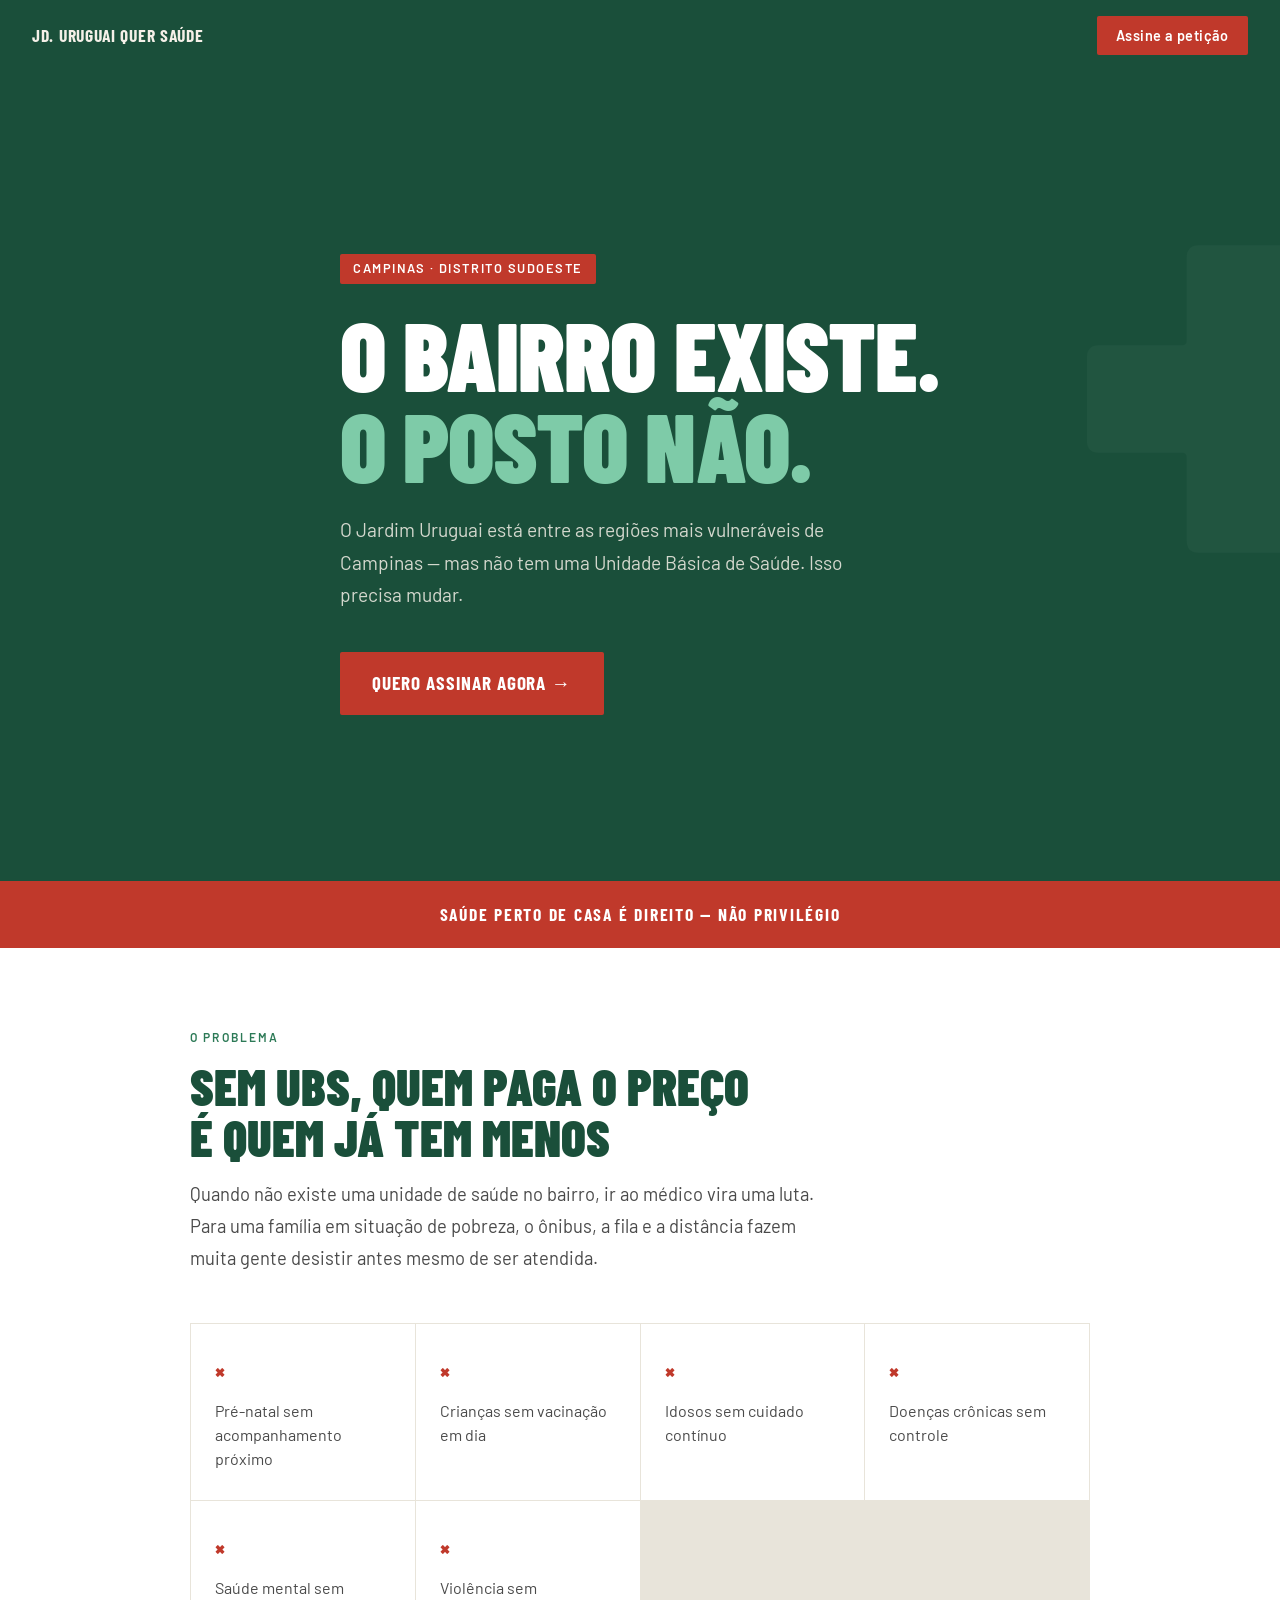
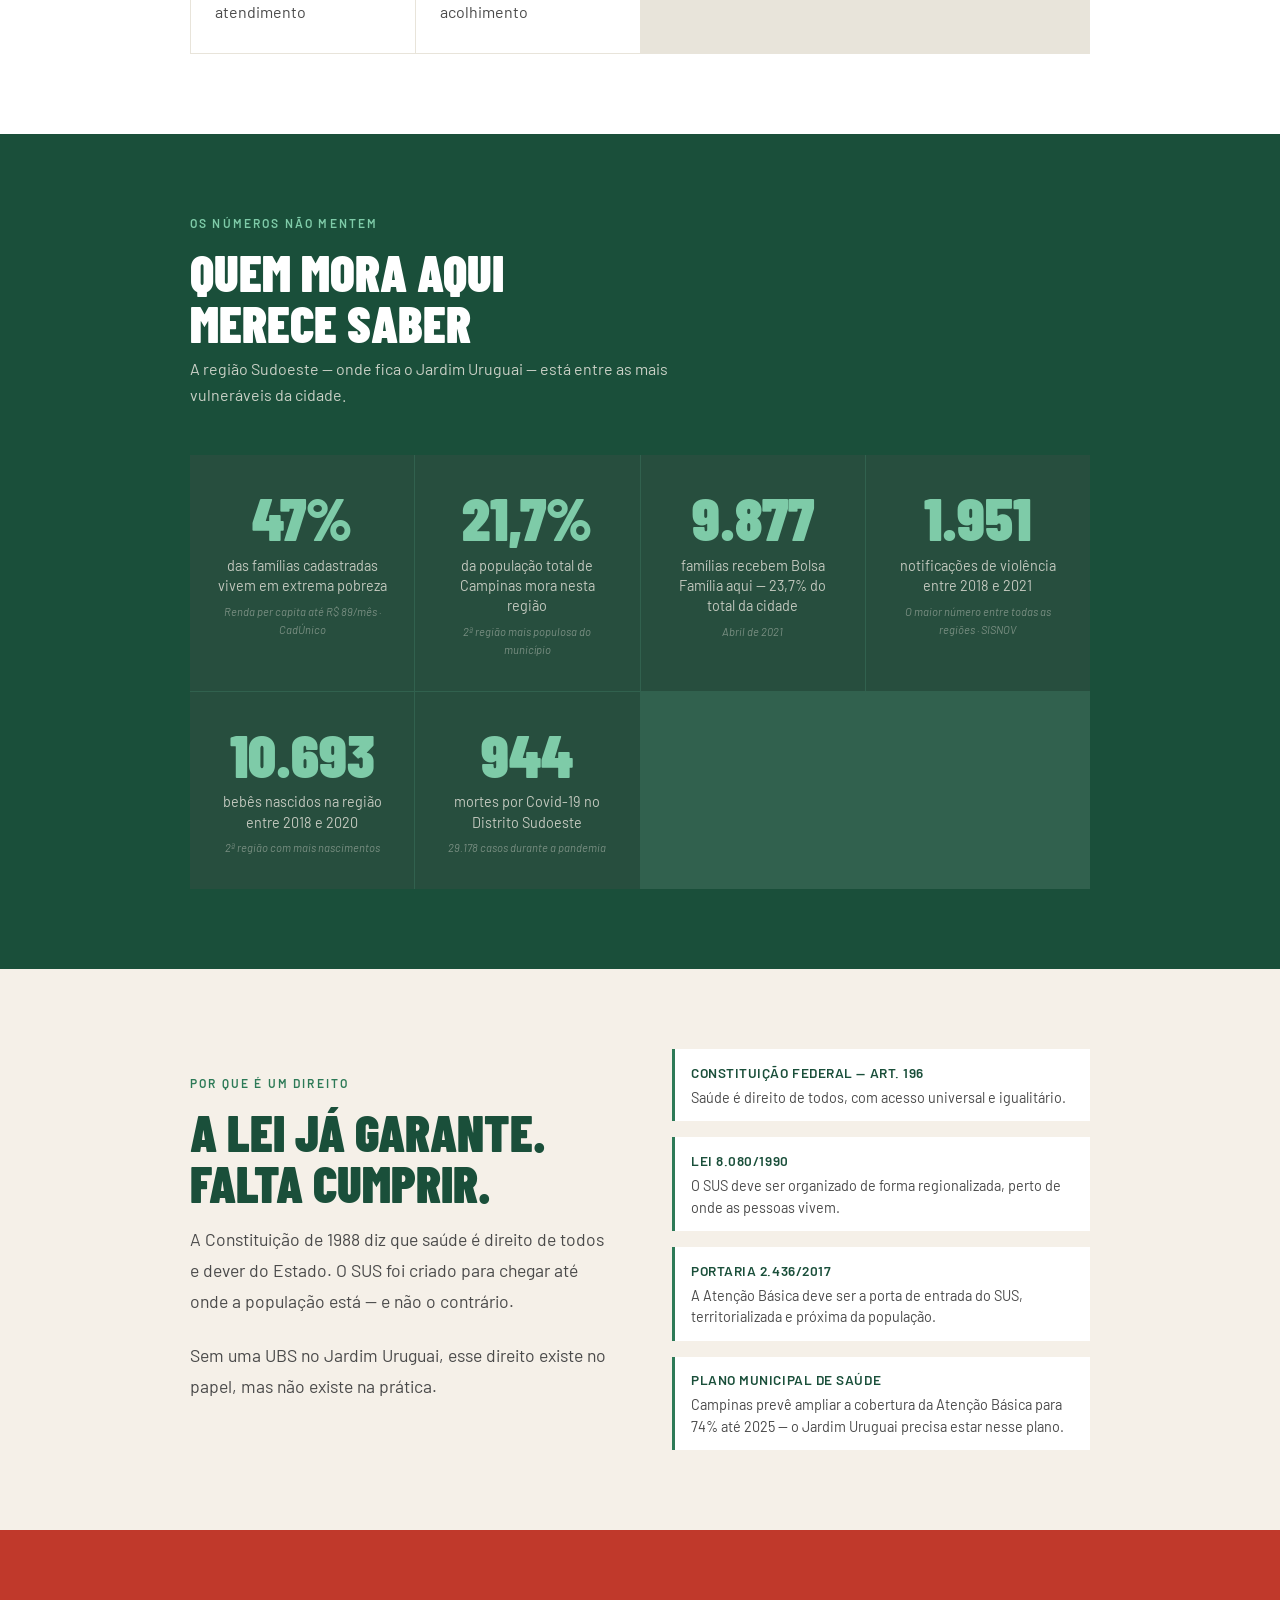
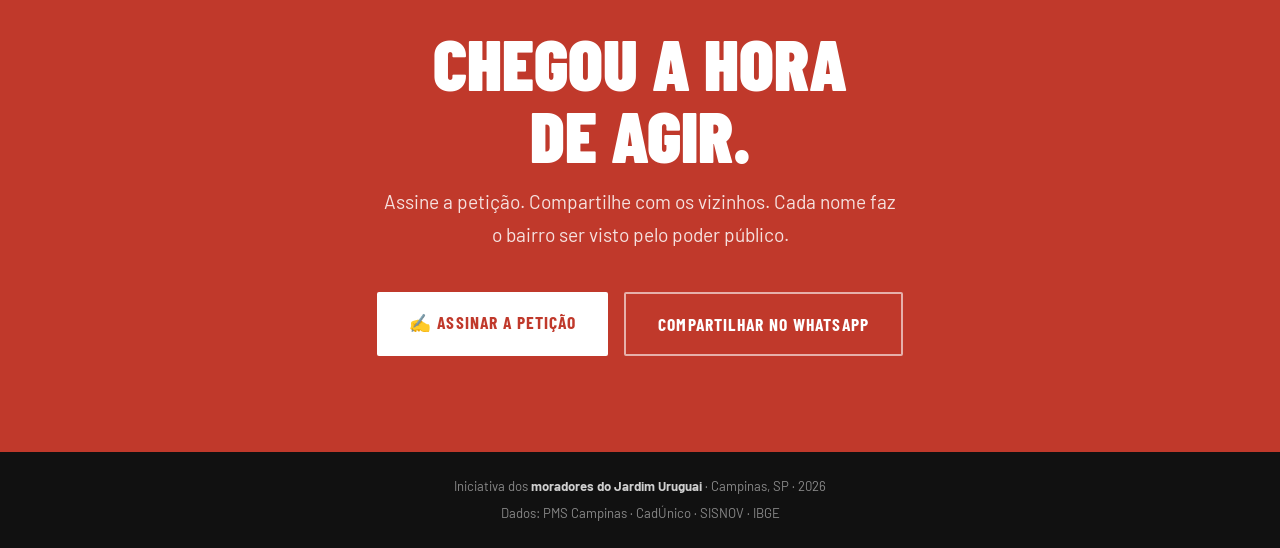
<file: index.html.html>
<!DOCTYPE html>
<html lang="pt-BR">
<head>
<meta charset="UTF-8">
<meta name="viewport" content="width=device-width, initial-scale=1.0">
<title>Jardim Uruguai Quer Saúde</title>
<link rel="preconnect" href="https://fonts.googleapis.com">
<link href="https://fonts.googleapis.com/css2?family=Barlow+Condensed:wght@700;900&family=Barlow:wght@400;500;600&display=swap" rel="stylesheet">
<style>
  *, *::before, *::after { box-sizing: border-box; margin: 0; padding: 0; }

  :root {
    --verde: #1a4f3a;
    --verde-claro: #2d7a57;
    --vermelho: #c0392b;
    --creme: #f5f0e8;
    --branco: #ffffff;
    --cinza: #4a4a4a;
    --cinza-claro: #e8e4da;
  }

  html { scroll-behavior: smooth; }

  body {
    font-family: 'Barlow', sans-serif;
    background: var(--creme);
    color: var(--cinza);
    line-height: 1.6;
  }

  /* NAV */
  nav {
    background: var(--verde);
    padding: 1rem 2rem;
    display: flex;
    justify-content: space-between;
    align-items: center;
    position: sticky;
    top: 0;
    z-index: 100;
  }
  nav .logo {
    font-family: 'Barlow Condensed', sans-serif;
    font-weight: 700;
    font-size: 1.1rem;
    color: var(--creme);
    letter-spacing: 0.04em;
    text-transform: uppercase;
  }
  nav a.btn-nav {
    background: var(--vermelho);
    color: #fff;
    padding: 0.5rem 1.2rem;
    border-radius: 2px;
    text-decoration: none;
    font-weight: 600;
    font-size: 0.9rem;
    letter-spacing: 0.03em;
    transition: background 0.2s;
  }
  nav a.btn-nav:hover { background: #a93226; }

  /* HERO */
  .hero {
    background: var(--verde);
    color: var(--creme);
    min-height: 90vh;
    display: flex;
    align-items: center;
    padding: 5rem 2rem 4rem;
    position: relative;
    overflow: hidden;
  }
  .hero::before {
    content: '+';
    font-family: 'Barlow Condensed', sans-serif;
    font-size: 60vw;
    font-weight: 900;
    color: rgba(255,255,255,0.03);
    position: absolute;
    right: -10vw;
    top: -10vw;
    line-height: 1;
    pointer-events: none;
  }
  .hero-inner {
    max-width: 760px;
    margin: 0 auto;
    position: relative;
    z-index: 1;
  }
  .hero-tag {
    display: inline-block;
    background: var(--vermelho);
    color: #fff;
    font-size: 0.8rem;
    font-weight: 600;
    letter-spacing: 0.12em;
    text-transform: uppercase;
    padding: 0.3rem 0.8rem;
    margin-bottom: 1.5rem;
    border-radius: 2px;
  }
  .hero h1 {
    font-family: 'Barlow Condensed', sans-serif;
    font-size: clamp(3rem, 8vw, 6rem);
    font-weight: 900;
    line-height: 0.95;
    text-transform: uppercase;
    letter-spacing: -0.01em;
    margin-bottom: 1.5rem;
    color: #fff;
  }
  .hero h1 em {
    color: #7ecba8;
    font-style: normal;
    display: block;
  }
  .hero p {
    font-size: 1.2rem;
    max-width: 540px;
    color: rgba(245,240,232,0.85);
    margin-bottom: 2.5rem;
    line-height: 1.7;
  }
  .hero .btn-hero {
    display: inline-block;
    background: var(--vermelho);
    color: #fff;
    padding: 1rem 2rem;
    font-family: 'Barlow Condensed', sans-serif;
    font-weight: 700;
    font-size: 1.2rem;
    letter-spacing: 0.05em;
    text-transform: uppercase;
    text-decoration: none;
    border-radius: 2px;
    transition: background 0.2s, transform 0.15s;
  }
  .hero .btn-hero:hover { background: #a93226; transform: translateY(-2px); }

  /* DIVIDER */
  .divider {
    background: var(--vermelho);
    color: #fff;
    text-align: center;
    padding: 1.2rem 2rem;
    font-family: 'Barlow Condensed', sans-serif;
    font-size: 1.1rem;
    font-weight: 700;
    letter-spacing: 0.1em;
    text-transform: uppercase;
  }

  /* SECTION */
  section { padding: 5rem 2rem; }
  .container { max-width: 900px; margin: 0 auto; }

  .section-label {
    font-size: 0.75rem;
    font-weight: 600;
    letter-spacing: 0.18em;
    text-transform: uppercase;
    color: var(--verde-claro);
    margin-bottom: 0.8rem;
    display: block;
  }
  .section-title {
    font-family: 'Barlow Condensed', sans-serif;
    font-size: clamp(2rem, 5vw, 3.2rem);
    font-weight: 900;
    text-transform: uppercase;
    line-height: 1;
    color: var(--verde);
    margin-bottom: 1rem;
  }

  /* PROBLEMA */
  .problema { background: var(--branco); }
  .problema p {
    font-size: 1.15rem;
    color: var(--cinza);
    max-width: 640px;
    margin-bottom: 3rem;
    line-height: 1.75;
  }
  .lista-dores {
    display: grid;
    grid-template-columns: repeat(auto-fit, minmax(220px, 1fr));
    gap: 1px;
    background: var(--cinza-claro);
    border: 1px solid var(--cinza-claro);
  }
  .dor-item {
    background: var(--branco);
    padding: 1.8rem 1.5rem;
    position: relative;
  }
  .dor-item::before {
    content: '×';
    font-family: 'Barlow Condensed', sans-serif;
    font-size: 1.5rem;
    font-weight: 900;
    color: var(--vermelho);
    display: block;
    margin-bottom: 0.5rem;
  }
  .dor-item p {
    font-size: 1rem;
    margin: 0;
    color: var(--cinza);
    line-height: 1.5;
  }

  /* NUMEROS */
  .numeros { background: var(--verde); color: var(--creme); }
  .numeros .section-label { color: #7ecba8; }
  .numeros .section-title { color: #fff; margin-bottom: 0.5rem; }
  .numeros > .container > p {
    color: rgba(245,240,232,0.8);
    font-size: 1rem;
    margin-bottom: 3rem;
    max-width: 500px;
  }
  .stats-grid {
    display: grid;
    grid-template-columns: repeat(auto-fit, minmax(200px, 1fr));
    gap: 1px;
    background: rgba(255,255,255,0.1);
  }
  .stat-card {
    background: rgba(0,0,0,0.2);
    padding: 2rem 1.5rem;
    text-align: center;
  }
  .stat-number {
    font-family: 'Barlow Condensed', sans-serif;
    font-size: clamp(2.5rem, 5vw, 3.8rem);
    font-weight: 900;
    color: #7ecba8;
    line-height: 1;
    display: block;
    margin-bottom: 0.5rem;
  }
  .stat-desc {
    font-size: 0.9rem;
    color: rgba(245,240,232,0.75);
    line-height: 1.4;
  }
  .stat-fonte {
    font-size: 0.7rem;
    color: rgba(245,240,232,0.4);
    margin-top: 0.4rem;
    font-style: italic;
  }

  /* DIREITO */
  .direito { background: var(--creme); }
  .direito-inner {
    display: grid;
    grid-template-columns: 1fr 1fr;
    gap: 4rem;
    align-items: center;
  }
  @media (max-width: 640px) {
    .direito-inner { grid-template-columns: 1fr; gap: 2rem; }
  }
  .direito p {
    font-size: 1.1rem;
    line-height: 1.75;
    color: var(--cinza);
    margin-bottom: 1.5rem;
  }
  .leis {
    display: flex;
    flex-direction: column;
    gap: 1rem;
  }
  .lei {
    border-left: 3px solid var(--verde-claro);
    padding: 0.8rem 1rem;
    background: var(--branco);
  }
  .lei strong {
    font-size: 0.85rem;
    font-weight: 600;
    color: var(--verde);
    display: block;
    margin-bottom: 0.2rem;
    text-transform: uppercase;
    letter-spacing: 0.04em;
  }
  .lei p {
    font-size: 0.9rem;
    color: var(--cinza);
    margin: 0;
    line-height: 1.5;
  }

  /* CTA */
  .cta {
    background: var(--vermelho);
    color: #fff;
    text-align: center;
    padding: 6rem 2rem;
  }
  .cta .section-title {
    color: #fff;
    font-size: clamp(2.5rem, 6vw, 4.5rem);
    margin-bottom: 1rem;
  }
  .cta > .container > p {
    font-size: 1.2rem;
    color: rgba(255,255,255,0.85);
    max-width: 520px;
    margin: 0 auto 2.5rem;
    line-height: 1.7;
  }
  .cta-buttons {
    display: flex;
    flex-wrap: wrap;
    gap: 1rem;
    justify-content: center;
  }
  .btn-cta {
    display: inline-block;
    padding: 1rem 2rem;
    font-family: 'Barlow Condensed', sans-serif;
    font-weight: 700;
    font-size: 1.1rem;
    letter-spacing: 0.06em;
    text-transform: uppercase;
    text-decoration: none;
    border-radius: 2px;
    transition: transform 0.15s, opacity 0.2s;
  }
  .btn-cta:hover { transform: translateY(-2px); opacity: 0.92; }
  .btn-cta.primario {
    background: #fff;
    color: var(--vermelho);
  }
  .btn-cta.secundario {
    background: transparent;
    color: #fff;
    border: 2px solid rgba(255,255,255,0.6);
  }

  /* FOOTER */
  footer {
    background: #111;
    color: rgba(255,255,255,0.5);
    text-align: center;
    padding: 1.5rem 2rem;
    font-size: 0.82rem;
  }
  footer strong { color: rgba(255,255,255,0.8); }

  /* ANIMAÇÕES */
  @keyframes fadeUp {
    from { opacity: 0; transform: translateY(24px); }
    to { opacity: 1; transform: translateY(0); }
  }
  .hero-inner > * {
    animation: fadeUp 0.7s ease both;
  }
  .hero-tag { animation-delay: 0.05s; }
  .hero h1 { animation-delay: 0.15s; }
  .hero p { animation-delay: 0.25s; }
  .hero .btn-hero { animation-delay: 0.35s; }
</style>
</head>
<body>

<nav>
  <span class="logo">Jd. Uruguai Quer Saúde</span>
  <a class="btn-nav" href="https://www.change.org/lutepelojd_uruguai" target="_blank">Assine a petição</a>
</nav>

<section class="hero">
  <div class="hero-inner">
    <span class="hero-tag">Campinas · Distrito Sudoeste</span>
    <h1>
      O bairro existe.
      <em>O posto não.</em>
    </h1>
    <p>
      O Jardim Uruguai está entre as regiões mais vulneráveis de Campinas —
      mas não tem uma Unidade Básica de Saúde. Isso precisa mudar.
    </p>
    <a class="btn-hero" href="https://www.change.org/lutepelojd_uruguai" target="_blank">
      Quero assinar agora →
    </a>
  </div>
</section>

<div class="divider">
  Saúde perto de casa é direito — não privilégio
</div>

<section class="problema">
  <div class="container">
    <span class="section-label">O problema</span>
    <h2 class="section-title">Sem UBS, quem paga o preço<br>é quem já tem menos</h2>
    <p>
      Quando não existe uma unidade de saúde no bairro, ir ao médico
      vira uma luta. Para uma família em situação de pobreza, o ônibus,
      a fila e a distância fazem muita gente desistir antes mesmo de ser atendida.
    </p>
    <div class="lista-dores">
      <div class="dor-item"><p>Pré-natal sem acompanhamento próximo</p></div>
      <div class="dor-item"><p>Crianças sem vacinação em dia</p></div>
      <div class="dor-item"><p>Idosos sem cuidado contínuo</p></div>
      <div class="dor-item"><p>Doenças crônicas sem controle</p></div>
      <div class="dor-item"><p>Saúde mental sem atendimento</p></div>
      <div class="dor-item"><p>Violência sem acolhimento</p></div>
    </div>
  </div>
</section>

<section class="numeros">
  <div class="container">
    <span class="section-label">Os números não mentem</span>
    <h2 class="section-title">Quem mora aqui<br>merece saber</h2>
    <p>A região Sudoeste — onde fica o Jardim Uruguai — está entre as mais vulneráveis da cidade.</p>
    <div class="stats-grid">
      <div class="stat-card">
        <span class="stat-number">47%</span>
        <p class="stat-desc">das famílias cadastradas vivem em extrema pobreza</p>
        <p class="stat-fonte">Renda per capita até R$ 89/mês · CadÚnico</p>
      </div>
      <div class="stat-card">
        <span class="stat-number">21,7%</span>
        <p class="stat-desc">da população total de Campinas mora nesta região</p>
        <p class="stat-fonte">2ª região mais populosa do município</p>
      </div>
      <div class="stat-card">
        <span class="stat-number">9.877</span>
        <p class="stat-desc">famílias recebem Bolsa Família aqui — 23,7% do total da cidade</p>
        <p class="stat-fonte">Abril de 2021</p>
      </div>
      <div class="stat-card">
        <span class="stat-number">1.951</span>
        <p class="stat-desc">notificações de violência entre 2018 e 2021</p>
        <p class="stat-fonte">O maior número entre todas as regiões · SISNOV</p>
      </div>
      <div class="stat-card">
        <span class="stat-number">10.693</span>
        <p class="stat-desc">bebês nascidos na região entre 2018 e 2020</p>
        <p class="stat-fonte">2ª região com mais nascimentos</p>
      </div>
      <div class="stat-card">
        <span class="stat-number">944</span>
        <p class="stat-desc">mortes por Covid-19 no Distrito Sudoeste</p>
        <p class="stat-fonte">29.178 casos durante a pandemia</p>
      </div>
    </div>
  </div>
</section>

<section class="direito">
  <div class="container">
    <div class="direito-inner">
      <div>
        <span class="section-label">Por que é um direito</span>
        <h2 class="section-title">A lei já garante.<br>Falta cumprir.</h2>
        <p>
          A Constituição de 1988 diz que saúde é direito de todos e dever do Estado.
          O SUS foi criado para chegar até onde a população está — e não o contrário.
        </p>
        <p>
          Sem uma UBS no Jardim Uruguai, esse direito existe no papel,
          mas não existe na prática.
        </p>
      </div>
      <div class="leis">
        <div class="lei">
          <strong>Constituição Federal — Art. 196</strong>
          <p>Saúde é direito de todos, com acesso universal e igualitário.</p>
        </div>
        <div class="lei">
          <strong>Lei 8.080/1990</strong>
          <p>O SUS deve ser organizado de forma regionalizada, perto de onde as pessoas vivem.</p>
        </div>
        <div class="lei">
          <strong>Portaria 2.436/2017</strong>
          <p>A Atenção Básica deve ser a porta de entrada do SUS, territorializada e próxima da população.</p>
        </div>
        <div class="lei">
          <strong>Plano Municipal de Saúde</strong>
          <p>Campinas prevê ampliar a cobertura da Atenção Básica para 74% até 2025 — o Jardim Uruguai precisa estar nesse plano.</p>
        </div>
      </div>
    </div>
  </div>
</section>

<section class="cta">
  <div class="container">
    <h2 class="section-title">Chegou a hora<br>de agir.</h2>
    <p>
      Assine a petição. Compartilhe com os vizinhos. 
      Cada nome faz o bairro ser visto pelo poder público.
    </p>
    <div class="cta-buttons">
      <a class="btn-cta primario" href="https://www.change.org/lutepelojd_uruguai" target="_blank">
        ✍ Assinar a petição
      </a>
   <a class="btn-cta secundario" href="https://wa.me/?text=O%20Jardim%20Uruguai%20não%20tem%20UBS.%20Assine%20a%20petição%20e%20ajude%20a%20mudar%20isso!%20%E2%9C%8D%20https%3A%2F%2Fwww.change.org%2Flutepelojd_uruguai" target="_blank">
  Compartilhar no WhatsApp
      </a>
    </div>
  </div>
</section>

<footer>
  <p>Iniciativa dos <strong>moradores do Jardim Uruguai</strong> · Campinas, SP · 2026</p>
  <p style="margin-top: 0.4rem;">Dados: PMS Campinas · CadÚnico · SISNOV · IBGE</p>
</footer>

</body>
</html>
</file>
<file: polirritmia/style.css>
/* Layout: painéis numerados como o cartaz, com faixas de cabeçalho azul-marinho e duas camadas de cor (A azul, B laranja). */
:root {
  --papel: #fbf6ee;
  --cartao: #fffcf6;
  --tinta: #13264a;
  --tinta-suave: #4a5672;
  --borda: #ecd3b4;
  --cabeca: #13264a;
  --cabeca-txt: #fdf8f0;
  --a: #1f427d;
  --a-claro: #dbe5f5;
  --b: #c8531f;
  --b-claro: #f8e1d3;
  --verde: #1d6b58;
  --faixa: #c24f1e;
  --faixa-txt: #fff7ee;
  --grade: #c9bfae;
  --ok: #2d7d46;
  --medio: #b98a12;
  --ruim: #c03a2b;
  --sombra: 0 1px 0 rgba(19, 38, 74, .06), 0 6px 18px rgba(19, 38, 74, .06);

  --f-titulo: "Zilla Slab", Rockwell, "Roboto Slab", Georgia, serif;
  --f-rotulo: "Barlow Semi Condensed", "Arial Narrow", "Segoe UI", sans-serif;
  --f-texto: "Barlow", "Segoe UI", system-ui, sans-serif;
  color-scheme: light;
}

@media (prefers-color-scheme: dark) {
  :root:not([data-theme="light"]) {
    --papel: #0f1522;
    --cartao: #161e2f;
    --tinta: #ece6da;
    --tinta-suave: #a8b0c2;
    --borda: #2a3550;
    --cabeca: #22345a;
    --cabeca-txt: #f4efe6;
    --a: #86a9ec;
    --a-claro: #1e2c4a;
    --b: #f08a52;
    --b-claro: #3a2519;
    --verde: #5cc2a4;
    --faixa: #b8481a;
    --faixa-txt: #fff7ee;
    --grade: #3b4660;
    --ok: #5ccf7f;
    --medio: #e7b93f;
    --ruim: #ff7a68;
    --sombra: 0 1px 0 rgba(0, 0, 0, .3), 0 6px 18px rgba(0, 0, 0, .25);
    color-scheme: dark;
  }
}
:root[data-theme="dark"] {
  --papel: #0f1522;
  --cartao: #161e2f;
  --tinta: #ece6da;
  --tinta-suave: #a8b0c2;
  --borda: #2a3550;
  --cabeca: #22345a;
  --cabeca-txt: #f4efe6;
  --a: #86a9ec;
  --a-claro: #1e2c4a;
  --b: #f08a52;
  --b-claro: #3a2519;
  --verde: #5cc2a4;
  --faixa: #b8481a;
  --faixa-txt: #fff7ee;
  --grade: #3b4660;
  --ok: #5ccf7f;
  --medio: #e7b93f;
  --ruim: #ff7a68;
  --sombra: 0 1px 0 rgba(0, 0, 0, .3), 0 6px 18px rgba(0, 0, 0, .25);
  color-scheme: dark;
}

*, *::before, *::after { box-sizing: border-box; }

html { -webkit-text-size-adjust: 100%; }
body {
  margin: 0;
  background: var(--papel);
  color: var(--tinta);
  font-family: var(--f-texto);
  font-size: 1rem;
  line-height: 1.45;
}

.page {
  max-width: 1240px;
  margin: 0 auto;
  padding-block: 1.25rem 2rem;
  padding-left: max(16px, env(safe-area-inset-left, 0px));
  padding-right: max(16px, env(safe-area-inset-right, 0px));
  display: flex;
  flex-direction: column;
  gap: 1.25rem;
}

/* ---------- Cabeçalho ---------- */
.topo { text-align: center; display: flex; flex-direction: column; align-items: center; gap: .35rem; }
.topo h1 {
  margin: 0;
  font-family: var(--f-titulo);
  font-weight: 700;
  font-size: clamp(2.6rem, 9vw, 4.8rem);
  line-height: 1;
  letter-spacing: .02em;
  text-transform: uppercase;
  color: var(--tinta);
}
.faixa {
  margin: 0;
  background: var(--faixa);
  color: var(--faixa-txt);
  font-family: var(--f-titulo);
  font-weight: 600;
  font-size: clamp(1rem, 2.6vw, 1.35rem);
  padding: .35rem 1.6rem;
  clip-path: polygon(0 0, 100% 0, calc(100% - 14px) 50%, 100% 100%, 0 100%, 14px 50%);
  text-wrap: balance;
  max-width: 100%;
}

/* ---------- Grade de painéis ---------- */
.grade {
  display: grid;
  grid-template-columns: repeat(12, minmax(0, 1fr));
  gap: 1rem;
}
.cartao-controle { grid-column: span 7; }
.cartao-ciclo { grid-column: span 5; }
.cartao-linha { grid-column: span 12; }
.cartao-toque { grid-column: span 6; }
.cartao-pratica { grid-column: span 6; }

@media (max-width: 960px) {
  .cartao-controle, .cartao-ciclo, .cartao-toque, .cartao-pratica { grid-column: span 12; }
}

.cartao {
  background: var(--cartao);
  border: 1.5px solid var(--borda);
  border-radius: 12px;
  overflow: hidden;
  box-shadow: var(--sombra);
  min-width: 0;
  display: flex;
  flex-direction: column;
}
.cabeca {
  margin: 0;
  background: var(--cabeca);
  color: var(--cabeca-txt);
  font-family: var(--f-rotulo);
  font-weight: 700;
  font-size: 1.2rem;
  letter-spacing: .08em;
  text-transform: uppercase;
  padding: .5rem 1rem;
  display: flex;
  align-items: center;
  gap: .7rem;
}
.num {
  flex: none;
  width: 1.7rem; height: 1.7rem;
  border-radius: 50%;
  background: var(--cabeca-txt);
  color: var(--cabeca);
  display: grid;
  place-items: center;
  font-size: 1rem;
  letter-spacing: 0;
}
.corpo { padding: 1rem; display: flex; flex-direction: column; gap: 1rem; flex: 1; }
.legenda { margin: 0; color: var(--tinta-suave); font-weight: 500; }

.rotulo {
  font-family: var(--f-rotulo);
  font-weight: 600;
  font-size: .8rem;
  letter-spacing: .1em;
  text-transform: uppercase;
  color: var(--tinta-suave);
}

/* ---------- Botões e campos ---------- */
button { font: inherit; color: inherit; cursor: pointer; }
button:focus-visible, select:focus-visible, input:focus-visible, summary:focus-visible {
  outline: 3px solid var(--b);
  outline-offset: 2px;
}
select {
  font: inherit;
  font-size: .95rem;
  color: var(--tinta);
  background: var(--cartao);
  border: 1.5px solid var(--borda);
  border-radius: 8px;
  padding: .3rem .5rem;
  max-width: 100%;
}
input[type="range"] { accent-color: var(--tinta); width: 100%; min-width: 0; }

.btn-mini {
  flex: none;
  width: 2.2rem; height: 2.2rem;
  border-radius: 50%;
  border: 1.5px solid var(--borda);
  background: var(--cartao);
  font-size: 1.25rem;
  line-height: 1;
  display: grid;
  place-items: center;
  font-weight: 600;
}
.btn-mini:hover { border-color: var(--tinta); }
.btn-mini:active { transform: scale(.94); }

.btn-texto {
  background: none;
  border: 0;
  padding: .3rem .2rem;
  text-decoration: underline;
  text-underline-offset: 3px;
  color: var(--tinta-suave);
}

/* Transporte */
.transporte { display: flex; align-items: center; gap: 1rem; flex-wrap: wrap; }
.btn-play {
  display: inline-flex;
  align-items: center;
  gap: .55rem;
  border: 0;
  border-radius: 999px;
  background: var(--faixa);
  color: var(--faixa-txt);
  font-family: var(--f-rotulo);
  font-weight: 700;
  font-size: 1.25rem;
  letter-spacing: .06em;
  text-transform: uppercase;
  padding: .7rem 1.6rem .7rem 1.2rem;
  box-shadow: 0 3px 0 rgba(0, 0, 0, .18);
}
.btn-play svg { width: 1.4rem; height: 1.4rem; fill: currentColor; }
.btn-play .ico-stop { display: none; }
.btn-play[aria-pressed="true"] { background: var(--cabeca); color: var(--cabeca-txt); }
.btn-play[aria-pressed="true"] .ico-stop { display: block; }
.btn-play[aria-pressed="true"] .ico-play { display: none; }
.btn-play:active { transform: translateY(2px); box-shadow: 0 1px 0 rgba(0, 0, 0, .18); }

.razao {
  display: flex;
  align-items: baseline;
  gap: .5rem;
  font-family: var(--f-titulo);
  font-weight: 700;
  font-size: 2.6rem;
  line-height: 1;
  margin-left: auto;
}
.razao-a { color: var(--a); }
.razao-b { color: var(--b); }
.razao-x { font-family: var(--f-rotulo); font-size: 1rem; font-weight: 600; letter-spacing: .1em; text-transform: uppercase; color: var(--tinta-suave); }

/* Andamento */
.andamento { display: flex; flex-direction: column; gap: .4rem; }
.linha-bpm { display: flex; align-items: center; gap: .5rem; }
.bpm-valor {
  font-family: var(--f-titulo);
  font-weight: 700;
  font-size: 1.8rem;
  min-width: 3ch;
  text-align: right;
  font-variant-numeric: tabular-nums;
}
.bpm-un { font-family: var(--f-rotulo); font-weight: 600; color: var(--tinta-suave); }
.linha-ref { display: flex; flex-wrap: wrap; align-items: center; gap: .4rem .6rem; font-size: .95rem; color: var(--tinta-suave); }
.duracao { margin-left: auto; font-variant-numeric: tabular-nums; font-family: var(--f-rotulo); font-weight: 600; }

/* Camadas */
.camadas { display: grid; grid-template-columns: repeat(2, minmax(0, 1fr)); gap: .75rem; }
@media (max-width: 560px) { .camadas { grid-template-columns: minmax(0, 1fr); } }
.camada {
  border-radius: 10px;
  padding: .75rem;
  display: flex;
  flex-direction: column;
  gap: .6rem;
  border: 1.5px solid transparent;
}
.camada-a { background: var(--a-claro); border-color: color-mix(in srgb, var(--a) 25%, transparent); }
.camada-b { background: var(--b-claro); border-color: color-mix(in srgb, var(--b) 25%, transparent); }
.camada-topo { display: flex; align-items: center; gap: .5rem; }
.camada-nome { font-family: var(--f-rotulo); font-weight: 700; font-size: 1.1rem; }
.camada-a .camada-nome { color: var(--a); }
.camada-b .camada-nome { color: var(--b); }
.tag {
  flex: none;
  display: inline-grid;
  place-items: center;
  width: 1.6rem; height: 1.6rem;
  border-radius: 6px;
  font-family: var(--f-rotulo);
  font-weight: 700;
  color: var(--cartao);
}
.tag-a { background: var(--a); }
.tag-b { background: var(--b); }

.btn-mudo {
  margin-left: auto;
  font-family: var(--f-rotulo);
  font-weight: 600;
  font-size: .85rem;
  border-radius: 999px;
  border: 1.5px solid currentColor;
  background: transparent;
  padding: .15rem .65rem;
  color: var(--tinta-suave);
}
.btn-mudo[aria-pressed="true"] { background: var(--tinta); color: var(--cartao); border-color: var(--tinta); }

.stepper { display: flex; align-items: center; gap: .5rem; }
.stepper-valor {
  font-family: var(--f-titulo);
  font-weight: 700;
  font-size: 2.2rem;
  line-height: 1;
  min-width: 2ch;
  text-align: center;
  font-variant-numeric: tabular-nums;
}
.camada-a .stepper-valor { color: var(--a); }
.camada-b .stepper-valor { color: var(--b); }
.stepper-txt { color: var(--tinta-suave); font-size: .9rem; }

.camada-ajustes {
  display: grid;
  grid-template-columns: auto minmax(0, 1fr);
  align-items: center;
  gap: .4rem .6rem;
  font-size: .9rem;
  color: var(--tinta-suave);
}

/* Presets */
.presets { display: flex; flex-wrap: wrap; align-items: center; gap: .5rem .75rem; }
.chips { display: flex; flex-wrap: wrap; gap: .4rem; }
.chip {
  border: 1.5px solid var(--borda);
  background: var(--cartao);
  border-radius: 999px;
  padding: .2rem .7rem;
  font-family: var(--f-rotulo);
  font-weight: 700;
  font-size: 1rem;
  font-variant-numeric: tabular-nums;
}
.chip .ca { color: var(--a); }
.chip .cb { color: var(--b); }
.chip[aria-pressed="true"] { border-color: var(--tinta); background: var(--tinta); }
.chip[aria-pressed="true"] .ca, .chip[aria-pressed="true"] .cb, .chip[aria-pressed="true"] { color: var(--cartao); }

/* Opções */
.opcoes { display: flex; flex-wrap: wrap; gap: .5rem 1.25rem; }
.chave { display: inline-flex; align-items: center; gap: .45rem; cursor: pointer; font-size: .95rem; }
.chave input { width: 1.1rem; height: 1.1rem; accent-color: var(--b); margin: 0; }

.atalhos { margin: 0; font-size: .85rem; color: var(--tinta-suave); }
kbd {
  font-family: var(--f-rotulo);
  font-weight: 600;
  font-size: .8rem;
  border: 1px solid var(--borda);
  border-bottom-width: 2px;
  border-radius: 4px;
  padding: 0 .35rem;
  margin: 0 .1rem;
  background: var(--cartao);
}
@media (hover: none) { .atalhos { display: none; } }

/* ---------- Ciclo ---------- */
.tela-circulo { width: 100%; max-width: 420px; margin: 0 auto; aspect-ratio: 1; }
.tela-circulo canvas, .tela-linha canvas { width: 100%; height: 100%; display: block; }
.contadores { display: grid; grid-template-columns: repeat(3, minmax(0, 1fr)); gap: .5rem; }
.contador {
  display: flex;
  align-items: center;
  justify-content: center;
  gap: .5rem;
  padding: .4rem;
  border-radius: 8px;
  background: var(--papel);
}
.contador-ciclo { flex-direction: column; gap: 0; }
.contador-num {
  font-family: var(--f-titulo);
  font-weight: 700;
  font-size: 1.7rem;
  line-height: 1.1;
  font-variant-numeric: tabular-nums;
}

/* ---------- Linha do tempo ---------- */
.tela-linha { width: 100%; height: 230px; }
@media (max-width: 560px) { .tela-linha { height: 210px; } }

.frase-bloco { display: flex; flex-direction: column; gap: .5rem; }
.frase-topo { display: flex; justify-content: space-between; align-items: baseline; gap: 1rem; flex-wrap: wrap; }
.frase-info { font-size: .85rem; color: var(--tinta-suave); font-family: var(--f-rotulo); font-weight: 600; }
.frase {
  display: flex;
  flex-wrap: wrap;
  gap: .3rem;
  background: var(--papel);
  border-radius: 10px;
  padding: .6rem;
  min-height: 3.2rem;
}
.sil {
  display: inline-grid;
  place-items: center;
  min-width: 2.4rem;
  height: 2rem;
  padding: 0 .4rem;
  border-radius: 6px;
  font-family: var(--f-rotulo);
  font-weight: 700;
  font-size: 1.05rem;
  transition: transform .08s ease-out;
}
.sil-ab { background: var(--tinta); color: var(--cartao); }
.sil-a { background: var(--a-claro); color: var(--a); }
.sil-b { background: var(--b-claro); color: var(--b); }
.sil-0 { color: var(--tinta-suave); }
.frase .sil.atual { outline: 3px solid var(--b); outline-offset: 1px; transform: scale(1.12); }
.frase-legenda { margin: 0; display: flex; flex-wrap: wrap; align-items: center; gap: .35rem .5rem; font-size: .85rem; color: var(--tinta-suave); }
.frase-legenda .sil { min-width: 2rem; height: 1.5rem; font-size: .85rem; }
.frase-legenda .sil:not(:first-child) { margin-left: .5rem; }

/* ---------- Pads ---------- */
.pads { display: grid; grid-template-columns: repeat(2, minmax(0, 1fr)); gap: .75rem; }
.pad {
  position: relative;
  border-radius: 14px;
  border: 2px solid transparent;
  min-height: 9.5rem;
  padding: .9rem;
  display: flex;
  flex-direction: column;
  align-items: flex-start;
  gap: .15rem;
  text-align: left;
  touch-action: manipulation;
  user-select: none;
  -webkit-user-select: none;
  -webkit-tap-highlight-color: transparent;
  transition: transform .06s ease-out, box-shadow .12s;
}
.pad-a { background: var(--a-claro); border-color: color-mix(in srgb, var(--a) 40%, transparent); }
.pad-b { background: var(--b-claro); border-color: color-mix(in srgb, var(--b) 40%, transparent); }
.pad.batida { transform: scale(.97); }
.pad-a.batida { box-shadow: 0 0 0 4px var(--a); }
.pad-b.batida { box-shadow: 0 0 0 4px var(--b); }
.pad-tecla {
  position: absolute;
  top: .7rem; right: .7rem;
  font-family: var(--f-rotulo);
  font-weight: 700;
  font-size: .8rem;
  border: 1.5px solid currentColor;
  border-radius: 5px;
  padding: 0 .35rem;
  opacity: .6;
}
@media (hover: none) { .pad-tecla { display: none; } }
.pad-nome { font-family: var(--f-rotulo); font-weight: 700; font-size: 1.25rem; }
.pad-a .pad-nome { color: var(--a); }
.pad-b .pad-nome { color: var(--b); }
.pad-cam { font-size: .9rem; color: var(--tinta-suave); }
.pad-feedback {
  margin-top: auto;
  font-family: var(--f-titulo);
  font-weight: 700;
  font-size: 1.6rem;
  line-height: 1.1;
  font-variant-numeric: tabular-nums;
  color: var(--tinta-suave);
}
.pad-feedback.ok { color: var(--ok); }
.pad-feedback.medio { color: var(--medio); }
.pad-feedback.ruim { color: var(--ruim); }

.stats { display: grid; grid-template-columns: repeat(4, minmax(0, 1fr)); gap: .5rem; }
@media (max-width: 480px) { .stats { grid-template-columns: repeat(2, minmax(0, 1fr)); } }
.stat { background: var(--papel); border-radius: 8px; padding: .45rem .6rem; display: flex; flex-direction: column; min-width: 0; }
.stat .rotulo { font-size: .72rem; }
.stat-num { font-family: var(--f-titulo); font-weight: 700; font-size: 1.3rem; font-variant-numeric: tabular-nums; white-space: nowrap; overflow: hidden; text-overflow: ellipsis; }
.toque-rodape { display: flex; justify-content: space-between; align-items: center; gap: 1rem; flex-wrap: wrap; }

/* ---------- Prática ---------- */
.etapas {
  list-style: none;
  margin: 0;
  padding: 0;
  display: grid;
  grid-template-columns: repeat(5, minmax(0, 1fr));
  gap: .4rem;
  counter-reset: etapa;
}
@media (max-width: 560px) { .etapas { grid-template-columns: repeat(2, minmax(0, 1fr)); } .etapas li:last-child { grid-column: span 2; } }
.etapas li {
  counter-increment: etapa;
  border: 1.5px solid var(--borda);
  border-radius: 10px;
  padding: .5rem .55rem;
  display: flex;
  flex-direction: column;
  gap: .1rem;
  min-width: 0;
  position: relative;
  transition: background .2s, border-color .2s;
}
.etapas li::before {
  content: counter(etapa);
  font-family: var(--f-rotulo);
  font-weight: 700;
  font-size: .75rem;
  color: var(--tinta-suave);
}
.etapas b { font-family: var(--f-rotulo); font-size: 1.05rem; color: var(--verde); }
.etapas span { font-size: .8rem; color: var(--tinta-suave); line-height: 1.25; }
.etapas li.ativa { background: var(--verde); border-color: var(--verde); }
.etapas li.ativa b, .etapas li.ativa span, .etapas li.ativa::before { color: var(--cartao); }
.etapas li.feita { opacity: .55; }

.pratica-ajustes {
  display: grid;
  grid-template-columns: auto minmax(0, 1fr);
  align-items: center;
  gap: .5rem .75rem;
  font-size: .95rem;
  color: var(--tinta-suave);
}
.pratica-ajustes select { justify-self: start; }
.pratica-acoes { display: flex; flex-wrap: wrap; align-items: center; gap: .75rem; margin-top: auto; }
.btn-pratica {
  border-radius: 999px;
  border: 2px solid var(--verde);
  background: transparent;
  color: var(--verde);
  font-family: var(--f-rotulo);
  font-weight: 700;
  font-size: 1.05rem;
  letter-spacing: .03em;
  padding: .45rem 1.1rem;
}
.btn-pratica[aria-pressed="true"] { background: var(--verde); color: var(--cartao); }
.pratica-status { font-size: .92rem; color: var(--tinta-suave); flex: 1 1 14rem; }

/* ---------- Entenda ---------- */
.entenda {
  background: var(--cartao);
  border: 1.5px solid var(--borda);
  border-radius: 12px;
  overflow: hidden;
}
.entenda summary {
  cursor: pointer;
  padding: .75rem 1rem;
  font-family: var(--f-rotulo);
  font-weight: 700;
  font-size: 1.1rem;
  letter-spacing: .06em;
  text-transform: uppercase;
}
.entenda-grade {
  display: grid;
  grid-template-columns: repeat(3, minmax(0, 1fr));
  gap: 1rem 1.5rem;
  padding: 0 1rem 1rem;
}
@media (max-width: 860px) { .entenda-grade { grid-template-columns: repeat(2, minmax(0, 1fr)); } }
@media (max-width: 520px) { .entenda-grade { grid-template-columns: minmax(0, 1fr); } }
.entenda h3 { margin: 0 0 .2rem; font-family: var(--f-titulo); font-size: 1.15rem; color: var(--b); }
.entenda p { margin: 0; color: var(--tinta-suave); max-width: 60ch; }

/* ---------- Rodapé ---------- */
.rodape { display: flex; justify-content: center; }
.faixa-rodape { text-transform: uppercase; font-size: clamp(.85rem, 2.2vw, 1.15rem); text-align: center; }

@media (prefers-reduced-motion: reduce) {
  .sil, .pad, .etapas li { transition: none; }
  .frase .sil.atual { transform: none; }
}
</file>
